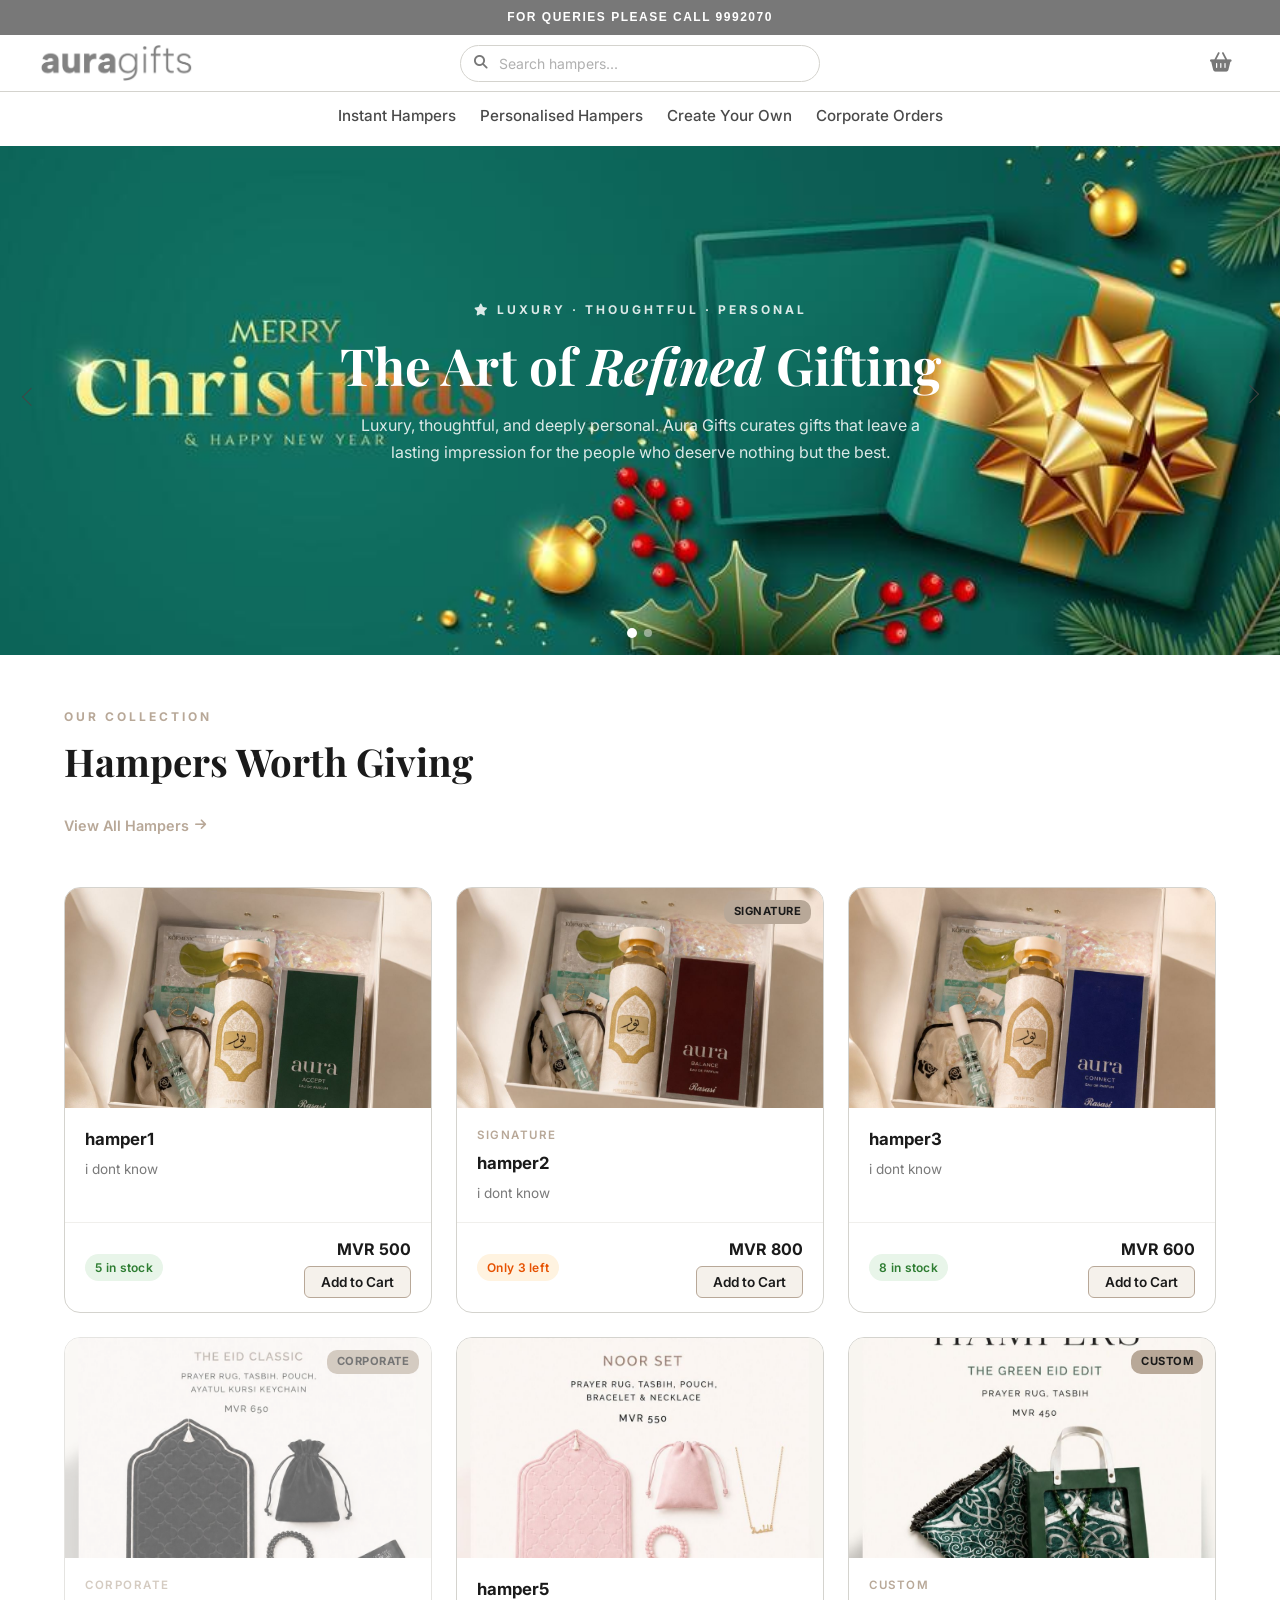
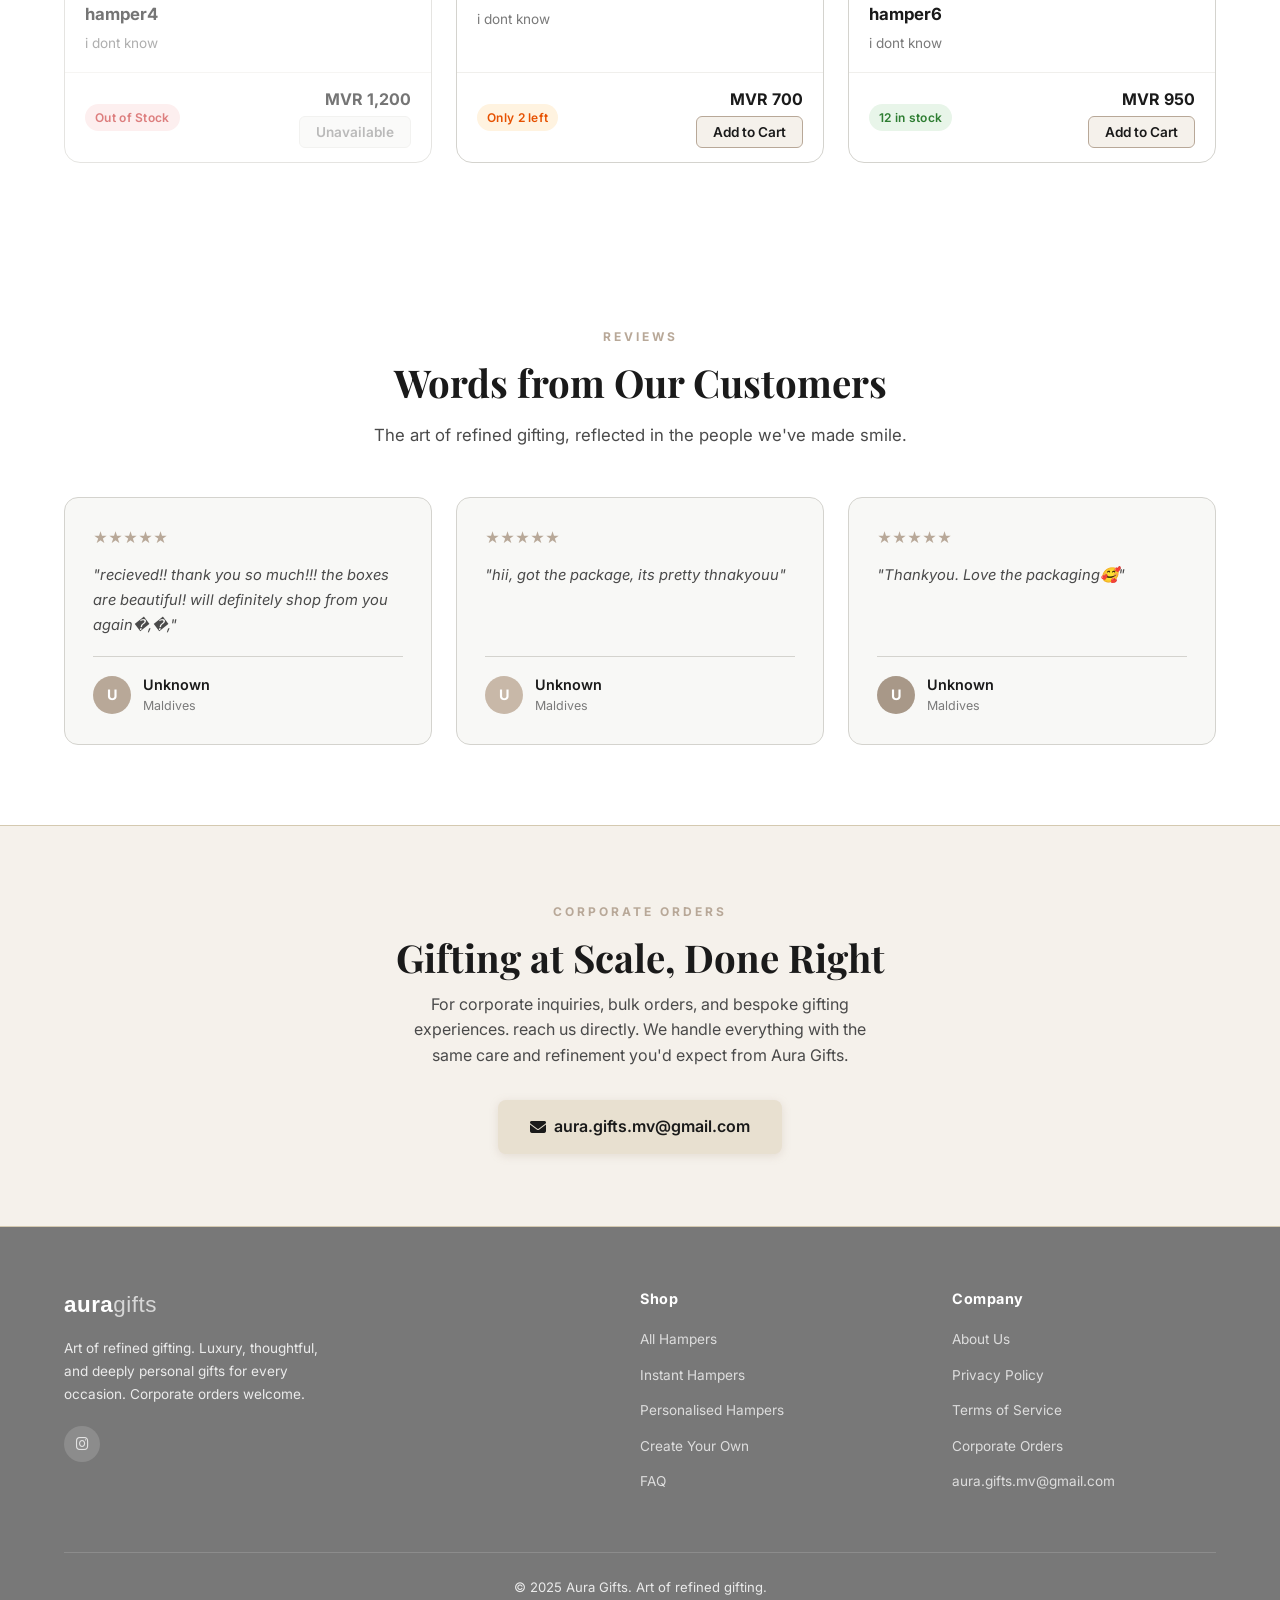
<file: index.html>
<!DOCTYPE html>
<html lang="en">
<head>
    <meta charset="UTF-8">
    <meta name="viewport" content="width=device-width, initial-scale=1.0">
    <title>Aura Gifts - Art of Refined Gifting</title>
    <meta name="description" content="Luxury, thoughtful, and personal gifts curated for every occasion. For corporate order inquiries contact aura.gifts.mv@gmail.com">
    <link rel="icon" href="img/logos/auragiftslogo.jpeg" type="image/jpeg">
    <link rel="apple-touch-icon" href="img/logos/auragiftslogo.jpeg">
    <link rel="preconnect" href="https://fonts.googleapis.com">
    <link rel="preconnect" href="https://fonts.gstatic.com" crossorigin>
    <link href="https://fonts.googleapis.com/css2?family=Inter:wght@300;400;500;600;700;800&family=Playfair+Display:wght@400;600;700&display=swap" rel="stylesheet">
    <link rel="stylesheet" href="https://cdnjs.cloudflare.com/ajax/libs/font-awesome/6.4.0/css/all.min.css">
    <link rel="stylesheet" href="css/style.css?v=4">
</head>
<body>

    <header id="header">
        <div class="top-bar">FOR QUERIES PLEASE CALL 9992070</div>
        <div class="header-search-bar">
            <a href="#" class="logo">
                <img src="img/logos/auragiftswidelogo.jpeg" alt="Aura Gifts" class="logo-wide">
            </a>
            <div class="header-search-wrap">
                <i class="fas fa-search header-search-icon"></i>
                <input type="text" id="hamper-search" placeholder="Search hampers..." autocomplete="off">
            </div>
            <div class="header-right">
                <button class="cart-btn" onclick="toggleCart()">
                    <i class="fas fa-shopping-basket"></i>
                    <span class="cart-count" id="cart-count">0</span>
                </button>
                <button class="hamburger" id="hamburger" onclick="toggleMobileMenu()" aria-label="Menu">
                    <span></span><span></span><span></span>
                </button>
            </div>
        </div>
        <div class="container">
            <nav class="navbar" id="desktop-nav">
                <div class="nav-links">
                    <a href="pages/hampers.html">Instant Hampers</a>
                    <a href="pages/personalised-hampers.html">Personalised Hampers</a>
                    <a href="pages/create-your-own.html">Create Your Own</a>
                    <a href="pages/corporate-orders.html">Corporate Orders</a>
                </div>
            </nav>
        </div>
    </header>

    <!-- Mobile Menu -->
    <div class="mobile-menu" id="mobile-menu">
        <nav>
            <a href="pages/hampers.html" onclick="closeMobileMenu()">Instant Hampers</a>
            <a href="pages/personalised-hampers.html" onclick="closeMobileMenu()">Personalised Hampers</a>
            <a href="pages/create-your-own.html" onclick="closeMobileMenu()">Create Your Own</a>
            <a href="pages/corporate-orders.html" onclick="closeMobileMenu()">Corporate Orders</a>
            <a href="pages/faq.html" onclick="closeMobileMenu()">FAQ</a>
            <a href="mailto:aura.gifts.mv@gmail.com">Contact Us</a>
        </nav>
    </div>
    <div class="mobile-menu-overlay" id="mobile-menu-overlay" onclick="closeMobileMenu()"></div>

    <!-- Cart Drawer -->
    <div class="cart-overlay" id="cart-overlay" onclick="toggleCart()"></div>
    <div class="cart-drawer" id="cart-drawer">
        <div class="cart-header">
            <h3>Your Cart</h3>
            <button class="cart-close" onclick="toggleCart()"><i class="fas fa-times"></i></button>
        </div>
        <div class="cart-items" id="cart-items"></div>
        <div class="cart-footer" id="cart-footer"></div>
    </div>

    <!-- Banner Carousel -->
    <div class="banner-carousel" id="banner-carousel">
        <div class="banner-slides" id="banner-slides">
            <div class="banner-slide">
                <img src="img/banners/banner1.jpg" alt="Banner 1" class="banner-slide-img">
                <div class="full-banner-content">
                    <div class="full-banner-eyebrow"><i class="fas fa-star"></i> Luxury · Thoughtful · Personal</div>
                    <h2 class="full-banner-title">The Art of <em>Refined</em> Gifting</h2>
                    <p class="full-banner-sub">Luxury, thoughtful, and deeply personal. Aura Gifts curates gifts that leave a lasting impression for the people who deserve nothing but the best.</p>
                </div>
            </div>
            <div class="banner-slide">
                <img src="img/banners/banner2.avif" alt="Banner 2" class="banner-slide-img">
                <div class="full-banner-content">
                    <div class="full-banner-eyebrow"><i class="fas fa-gift"></i> Curated With Care</div>
                    <h2 class="full-banner-title">Every Gift <em>Tells</em> a Story</h2>
                    <p class="full-banner-sub">From birthdays to corporate events, our hampers are crafted to make every moment unforgettable.</p>
                </div>
            </div>
        </div>

        <!-- Arrows -->
        <button class="banner-arrow banner-arrow-left" onclick="bannerPrev()" aria-label="Previous"></button>
        <button class="banner-arrow banner-arrow-right" onclick="bannerNext()" aria-label="Next"></button>

        <!-- Dots -->
        <div class="banner-dots" id="banner-dots"></div>
    </div>

    <!-- Hampers Section -->
    <section id="products" class="products" style="padding-top:48px;">
        <div class="container">
            <div class="section-header">
                <span class="section-label">Our Collection</span>
                <h2>Hampers Worth Giving</h2>
                <a href="pages/hampers.html" style="display:inline-flex;align-items:center;gap:6px;margin-top:14px;font-size:0.9rem;font-weight:600;color:var(--gold-dark);text-decoration:none;">
                    View All Hampers <i class="fas fa-arrow-right" style="font-size:0.8rem;"></i>
                </a>
            </div>
            <div class="products-grid" id="products-grid"></div>
        </div>
    </section>

    <!-- Testimonials -->
    <section id="testimonials" class="testimonials">
        <div class="container">
            <div class="section-header centered">
                <span class="section-label">Reviews</span>
                <h2>Words from Our Customers</h2>
                <p class="section-intro">The art of refined gifting, reflected in the people we've made smile.</p>
            </div>
            <div class="testimonials-grid" id="reviews-grid"></div>
        </div>
    </section>

    <!-- Corporate CTA -->
    <section class="cta-section">
        <div class="container">
            <span class="section-label">Corporate Orders</span>
            <h2>Gifting at Scale, Done Right</h2>
            <p>For corporate inquiries, bulk orders, and bespoke gifting experiences. reach us directly. We handle everything with the same care and refinement you'd expect from Aura Gifts.</p>
            <a href="mailto:aura.gifts.mv@gmail.com" class="btn btn-gold btn-lg" style="display:inline-flex;">
                <i class="fas fa-envelope"></i> aura.gifts.mv@gmail.com
            </a>
        </div>
    </section>

    <!-- Footer -->
    <footer id="contact">
        <div class="container">
            <div class="footer-grid">
                <div class="footer-brand">
                    <a href="#" class="logo">
                        <span style="font-family:'Avenir Next','Avenir','Nunito',sans-serif;letter-spacing:0.5px;">
                            <span style="font-weight:800;color:white;">aura</span><span style="font-weight:400;color:rgba(255,255,255,0.7);">gifts</span>
                        </span>
                    </a>
                    <p style="margin-top:14px;">Art of refined gifting. Luxury, thoughtful, and deeply personal gifts for every occasion. Corporate orders welcome.</p>
                    <div class="footer-socials">
                        <a href="https://www.instagram.com/auragifts.mv/" target="_blank" class="social-btn" title="Instagram"><i class="fab fa-instagram"></i></a>
                    </div>
                </div>
                <div class="footer-col">
                    <h4>Shop</h4>
                    <ul class="footer-links">
                        <li><a href="pages/hampers.html">All Hampers</a></li>
                        <li><a href="pages/hampers.html">Instant Hampers</a></li>
                        <li><a href="pages/personalised-hampers.html">Personalised Hampers</a></li>
                        <li><a href="pages/create-your-own.html">Create Your Own</a></li>
                        <li><a href="pages/faq.html">FAQ</a></li>
                    </ul>
                </div>
                <div class="footer-col">
                    <h4>Company</h4>
                    <ul class="footer-links">
                        <li><a href="pages/about.html">About Us</a></li>
                        <li><a href="pages/privacy.html">Privacy Policy</a></li>
                        <li><a href="pages/terms.html">Terms of Service</a></li>
                        <li><a href="pages/corporate-orders.html">Corporate Orders</a></li>
                        <li><a href="mailto:aura.gifts.mv@gmail.com">aura.gifts.mv@gmail.com</a></li>
                    </ul>
                </div>
            </div>
            <div class="footer-bottom" style="justify-content:center;">
                <p>&copy; 2025 Aura Gifts. Art of refined gifting.</p>
            </div>
        </div>
    </footer>

    <!-- Hamper Enquiry Modal -->
    <div class="modal-overlay" id="modal-overlay" onclick="closeModalOnBg(event)">
        <div class="modal" id="modal">
            <button class="modal-close" onclick="closeModal()"><i class="fas fa-times"></i></button>
            <div class="modal-header-block">
                <div class="modal-icon"><i class="fas fa-gift"></i></div>
            </div>
            <h3 id="modal-title">Hamper</h3>
            <p class="modal-price" id="modal-tag"></p>
            <div class="delivery-form">
                <label>Your Name</label>
                <input type="text" placeholder="Your name" id="modal-sender">
                <label>Your Email</label>
                <input type="email" placeholder="your@email.com" id="modal-recipient">
                <label>Message / Special Requests (optional)</label>
                <textarea placeholder="Tell us about the occasion, quantity, or any special requirements..." id="modal-message"></textarea>
            </div>
            <div class="modal-footer">
                <button class="btn btn-gold btn-lg" style="width:100%;justify-content:center;" onclick="handleEnquiry()">
                    <i class="fas fa-paper-plane"></i> Send Enquiry
                </button>
                <p style="text-align:center;margin-top:10px;font-size:0.78rem;color:var(--text-light);">
                    We'll get back to you at <strong>aura.gifts.mv@gmail.com</strong>
                </p>
            </div>
        </div>
    </div>

    <script>
        // Banner Carousel
        (function() {
            const track = document.getElementById('banner-slides');
            const dotsContainer = document.getElementById('banner-dots');
            if (!track) return;

            const originalSlides = Array.from(track.children);
            const total = originalSlides.length;
            if (!total) return;

            // Clone first and last for infinite loop
            const firstClone = originalSlides[0].cloneNode(true);
            const lastClone = originalSlides[total - 1].cloneNode(true);
            track.appendChild(firstClone);
            track.insertBefore(lastClone, originalSlides[0]);

            // Start at index 1 (first real slide)
            let current = 1;
            let timer;
            let isTransitioning = false;

            track.style.transform = `translateX(-${current * 100}%)`;

            // Build dots
            for (let i = 0; i < total; i++) {
                const dot = document.createElement('button');
                dot.className = 'banner-dot' + (i === 0 ? ' active' : '');
                dot.setAttribute('aria-label', 'Slide ' + (i + 1));
                dot.addEventListener('click', () => { if (!isTransitioning) goTo(i + 1); });
                dotsContainer.appendChild(dot);
            }

            function updateDots() {
                const realIndex = current - 1;
                dotsContainer.querySelectorAll('.banner-dot').forEach((d, i) => {
                    d.classList.toggle('active', i === realIndex);
                });
            }

            function goTo(index) {
                if (isTransitioning) return;
                isTransitioning = true;
                current = index;
                track.classList.remove('no-transition');
                track.style.transform = `translateX(-${current * 100}%)`;
                updateDots();
                resetTimer();
            }

            track.addEventListener('transitionend', () => {
                isTransitioning = false;
                // Jump without animation for infinite loop
                if (current === 0) {
                    track.classList.add('no-transition');
                    current = total;
                    track.style.transform = `translateX(-${current * 100}%)`;
                    void track.offsetWidth;
                    track.classList.remove('no-transition');
                } else if (current === total + 1) {
                    track.classList.add('no-transition');
                    current = 1;
                    track.style.transform = `translateX(-${current * 100}%)`;
                    void track.offsetWidth;
                    track.classList.remove('no-transition');
                }
            });

            function resetTimer() {
                clearInterval(timer);
                timer = setInterval(() => goTo(current + 1), 5000);
            }

            window.bannerNext = () => goTo(current + 1);
            window.bannerPrev = () => goTo(current - 1);

            resetTimer();
            updateDots();

            const carousel = document.getElementById('banner-carousel');
            carousel.addEventListener('mouseenter', () => clearInterval(timer));
            carousel.addEventListener('mouseleave', resetTimer);

            let touchStartX = 0;
            carousel.addEventListener('touchstart', e => { touchStartX = e.touches[0].clientX; }, { passive: true });
            carousel.addEventListener('touchend', e => {
                const diff = touchStartX - e.changedTouches[0].clientX;
                if (Math.abs(diff) > 40) diff > 0 ? bannerNext() : bannerPrev();
            });
        })();
    </script>

    <script src="js/main.js?v=4"></script>
    <script src="js/cart.js"></script>
    <script>
        function toggleMobileMenu() {
            document.getElementById('mobile-menu').classList.toggle('open');
            document.getElementById('mobile-menu-overlay').classList.toggle('open');
            document.getElementById('hamburger').classList.toggle('open');
            document.body.style.overflow = document.getElementById('mobile-menu').classList.contains('open') ? 'hidden' : '';
        }
        function closeMobileMenu() {
            document.getElementById('mobile-menu').classList.remove('open');
            document.getElementById('mobile-menu-overlay').classList.remove('open');
            document.getElementById('hamburger').classList.remove('open');
            document.body.style.overflow = '';
        }
    </script>
</body>
</html>
</file>
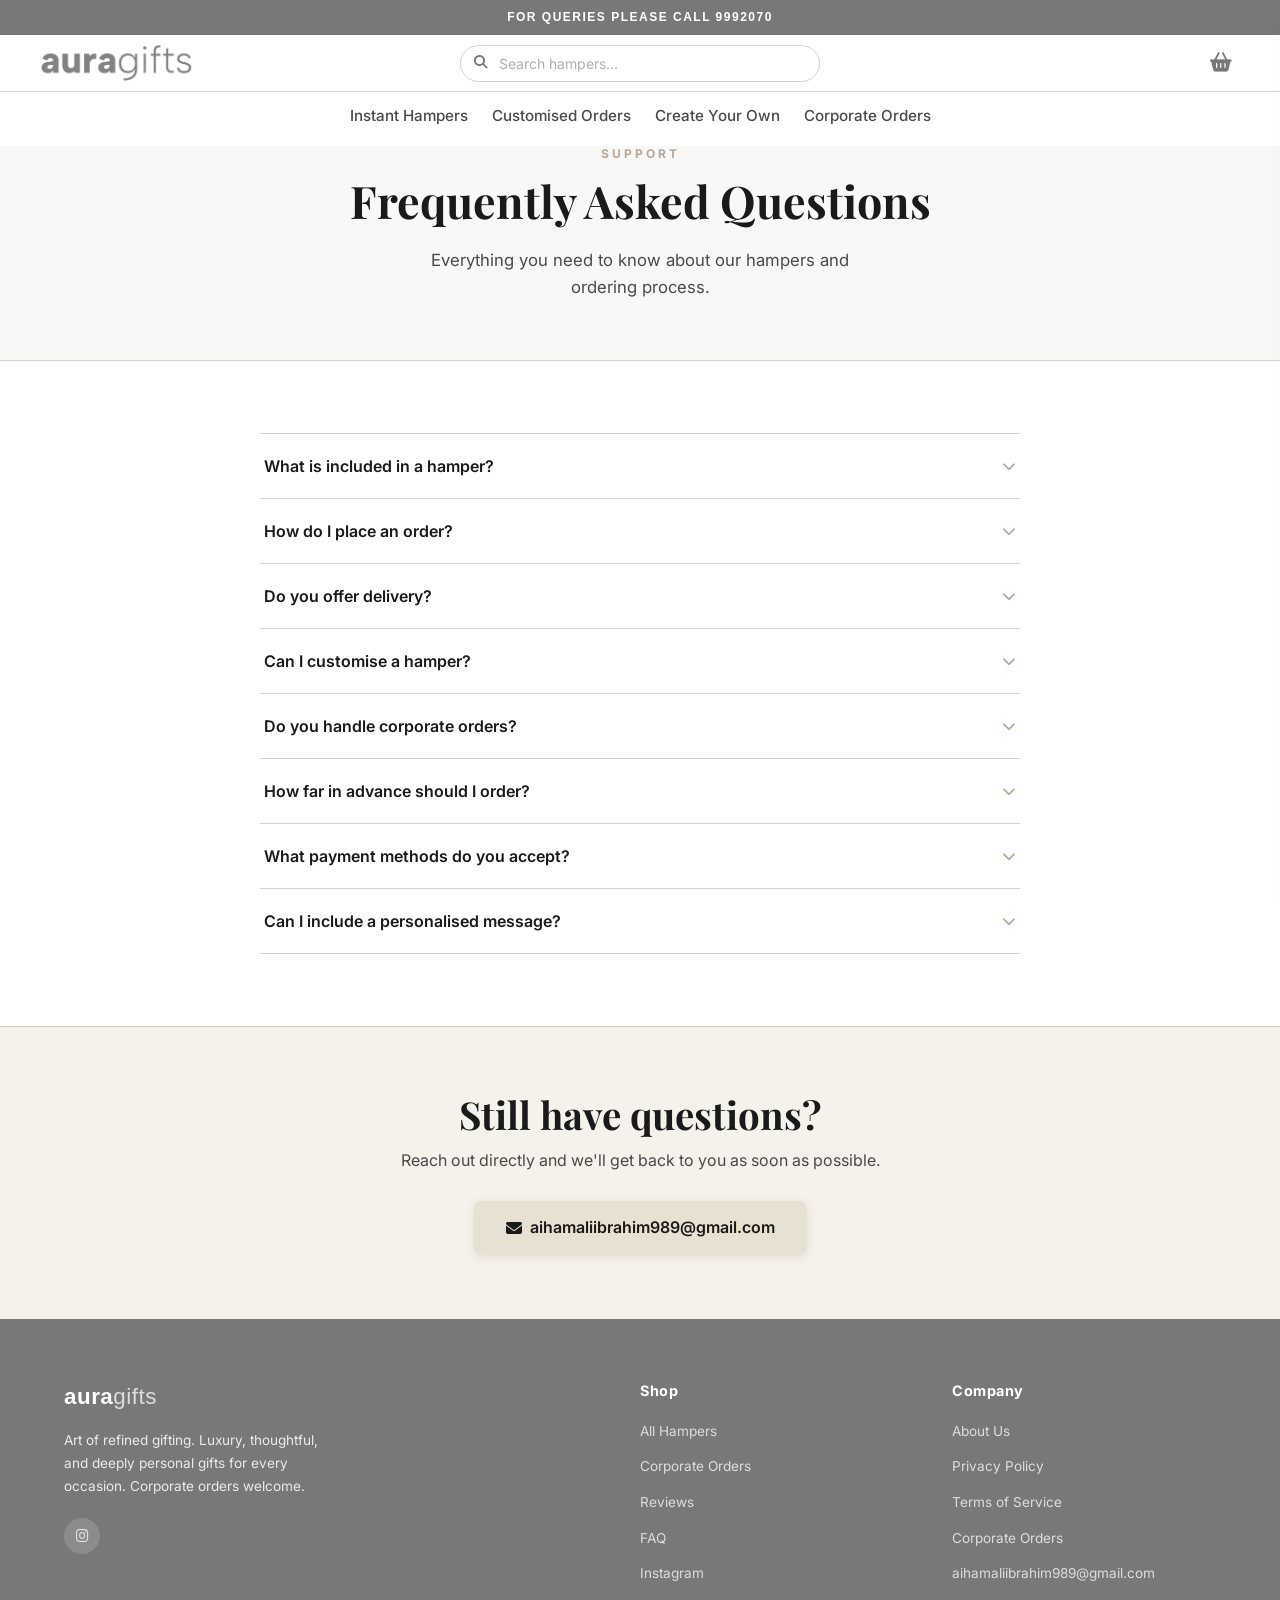
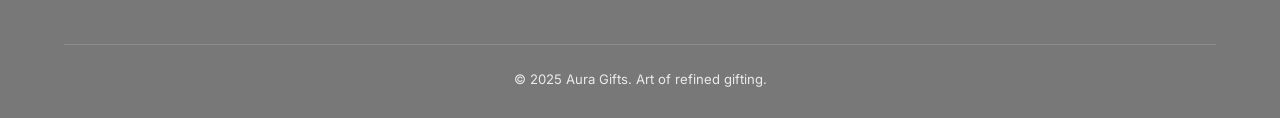
<file: faq.html>
<!DOCTYPE html>
<html lang="en">
<head>
    <meta charset="UTF-8">
    <meta name="viewport" content="width=device-width, initial-scale=1.0">
    <title>FAQ - Aura Gifts</title>
    <meta name="description" content="Frequently asked questions about Aura Gifts hampers and ordering.">
    <link rel="icon" href="auragiftslogo.jpeg" type="image/jpeg">
    <link rel="apple-touch-icon" href="auragiftslogo.jpeg">
    <link rel="preconnect" href="https://fonts.googleapis.com">
    <link rel="preconnect" href="https://fonts.gstatic.com" crossorigin>
    <link href="https://fonts.googleapis.com/css2?family=Inter:wght@300;400;500;600;700;800&family=Playfair+Display:wght@400;600;700&display=swap" rel="stylesheet">
    <link rel="stylesheet" href="https://cdnjs.cloudflare.com/ajax/libs/font-awesome/6.4.0/css/all.min.css">
    <link rel="stylesheet" href="style.css?v=2">
    <style>
        .faq-hero {
            padding: 140px 0 60px;
            background: var(--off-white);
            border-bottom: 1px solid var(--border-gray);
            text-align: center;
        }
        .faq-hero p {
            color: var(--text-mid);
            font-size: 1.05rem;
            max-width: 480px;
            margin: 12px auto 0;
        }

        .faq-section { padding: 72px 0; background: var(--white); }

        .faq-list { max-width: 760px; margin: 0 auto; }

        .faq-item {
            border-bottom: 1px solid var(--border-gray);
        }
        .faq-item:first-child { border-top: 1px solid var(--border-gray); }

        .faq-question {
            width: 100%; background: none; border: none;
            display: flex; justify-content: space-between; align-items: center;
            padding: 22px 4px; cursor: pointer;
            font-family: 'Inter', sans-serif; font-size: 1rem;
            font-weight: 600; color: var(--text-dark);
            text-align: left; gap: 16px;
            transition: color 0.2s;
        }
        .faq-question:hover { color: var(--gold-dark); }
        .faq-question i {
            color: var(--gold-dark); font-size: 0.85rem;
            flex-shrink: 0; transition: transform 0.3s ease;
        }
        .faq-item.open .faq-question i { transform: rotate(180deg); }

        .faq-answer {
            max-height: 0; overflow: hidden;
            transition: max-height 0.35s ease, padding 0.35s ease;
            padding: 0 4px;
        }
        .faq-item.open .faq-answer {
            max-height: 400px;
            padding-bottom: 20px;
        }
        .faq-answer p {
            color: var(--text-mid);
            font-size: 0.95rem;
            line-height: 1.75;
        }

        .faq-cta {
            background: var(--gold-pale);
            border-top: 1px solid var(--loading-dark);
            text-align: center;
            padding: 64px 0;
        }
        .faq-cta h2 { margin-bottom: 10px; }
        .faq-cta p { color: var(--text-mid); margin-bottom: 28px; }
    </style>
</head>
<body>

    <!-- Header -->
    <header id="header">
        <div class="top-bar">FOR QUERIES PLEASE CALL 9992070</div>
        <div class="header-search-bar">
            <a href="index.html" class="logo">
                <img src="auragiftswidelogo.jpeg" alt="Aura Gifts" class="logo-wide">
            </a>
            <div class="header-search-wrap">
                <i class="fas fa-search header-search-icon"></i>
                <input type="text" placeholder="Search hampers..." autocomplete="off">
            </div>
            <button class="cart-btn" onclick="toggleCart()">
                <i class="fas fa-shopping-basket"></i>
                <span class="cart-count"></span>
            </button>
        </div>
        <div class="container">
            <nav class="navbar">
                <div class="nav-links">
                    <a href="index.html#products">Instant Hampers</a>
                    <a href="mailto:aihamaliibrahim989@gmail.com">Customised Orders</a>
                    <a href="mailto:aihamaliibrahim989@gmail.com">Create Your Own</a>
                    <a href="mailto:aihamaliibrahim989@gmail.com">Corporate Orders</a>
                </div>
            </nav>
        </div>
    </header>

    <!-- FAQ Hero -->
    <div class="faq-hero">
        <div class="container">
            <span class="section-label">Support</span>
            <h1 style="font-size:2.8rem;">Frequently Asked Questions</h1>
            <p>Everything you need to know about our hampers and ordering process.</p>
        </div>
    </div>

    <!-- FAQ List -->
    <section class="faq-section">
        <div class="container">
            <div class="faq-list" id="faq-list">
                <!-- Populated by JS -->
            </div>
        </div>
    </section>

    <!-- CTA -->
    <section class="faq-cta">
        <div class="container">
            <h2>Still have questions?</h2>
            <p>Reach out directly and we'll get back to you as soon as possible.</p>
            <a href="mailto:aihamaliibrahim989@gmail.com" class="btn btn-gold btn-lg">
                <i class="fas fa-envelope"></i> aihamaliibrahim989@gmail.com
            </a>
        </div>
    </section>

    <!-- Footer -->
    <footer id="contact">
        <div class="container">
            <div class="footer-grid">
                <div class="footer-brand">
                    <a href="index.html" class="logo">
                        <span style="font-family:'Avenir Next','Avenir','Nunito',sans-serif;letter-spacing:0.5px;">
                            <span style="font-weight:800;color:white;">aura</span><span style="font-weight:400;color:rgba(255,255,255,0.75);">gifts</span>
                        </span>
                    </a>
                    <p style="margin-top:14px;">Art of refined gifting. Luxury, thoughtful, and deeply personal gifts for every occasion. Corporate orders welcome.</p>
                    <div class="footer-socials">
                        <a href="https://www.instagram.com/auragifts.mv/" target="_blank" class="social-btn" title="Instagram"><i class="fab fa-instagram"></i></a>
                    </div>
                </div>
                <div class="footer-col">
                    <h4>Shop</h4>
                    <ul class="footer-links">
                        <li><a href="index.html#products">All Hampers</a></li>
                        <li><a href="mailto:aihamaliibrahim989@gmail.com">Corporate Orders</a></li>
                        <li><a href="index.html#testimonials">Reviews</a></li>
                        <li><a href="faq.html">FAQ</a></li>
                        <li><a href="https://www.instagram.com/auragifts.mv/" target="_blank">Instagram</a></li>
                    </ul>
                </div>
                <div class="footer-col">
                    <h4>Company</h4>
                    <ul class="footer-links">
                        <li><a href="#">About Us</a></li>
                        <li><a href="privacy.html">Privacy Policy</a></li>
                        <li><a href="terms.html">Terms of Service</a></li>
                        <li><a href="mailto:aihamaliibrahim989@gmail.com">Corporate Orders</a></li>
                        <li><a href="mailto:aihamaliibrahim989@gmail.com">aihamaliibrahim989@gmail.com</a></li>
                    </ul>
                </div>
            </div>
            <div class="footer-bottom" style="justify-content:center;">
                <p>&copy; 2025 Aura Gifts. Art of refined gifting.</p>
            </div>
        </div>
    </footer>

    <script>
        // ─── FAQ data ─────────────────────────────────────────────────
        // To add a question: copy one object and fill in q and a.
        const faqs = [
            {
                q: 'What is included in a hamper?',
                a: 'Each hamper is carefully curated with a selection of premium items. The exact contents vary by hamper, so check the individual hamper description for details, or feel free to enquire with us directly.',
            },
            {
                q: 'How do I place an order?',
                a: 'Browse our collection, click "Enquire" on the hamper you love, fill in your details, and send us a message. We will get back to you to confirm your order.',
            },
            {
                q: 'Do you offer delivery?',
                a: 'Yes, we offer free delivery across the Maldives. Contact us at aihamaliibrahim989@gmail.com for specific delivery timelines based on your location.',
            },
            {
                q: 'Can I customise a hamper?',
                a: 'Absolutely. We offer fully bespoke hampers tailored to your occasion, preferences, and budget. Reach out to us via email to discuss your requirements.',
            },
            {
                q: 'Do you handle corporate orders?',
                a: 'Yes, we specialise in corporate gifting. Whether it\'s client appreciation, staff gifts, or event hampers, we can accommodate bulk orders with custom branding. Email us at aihamaliibrahim989@gmail.com.',
            },
            {
                q: 'How far in advance should I order?',
                a: 'We recommend placing your order at least 3–5 days in advance to ensure availability and timely delivery. For large corporate orders, please allow more time.',
            },
            {
                q: 'What payment methods do you accept?',
                a: 'We accept bank transfers and other local payment methods. Payment details will be shared once your order is confirmed.',
            },
            {
                q: 'Can I include a personalised message?',
                a: 'Yes! When you enquire, simply include your message in the form and we will ensure it is beautifully presented with your hamper.',
            },
        ];

        function renderFaqs() {
            const list = document.getElementById('faq-list');
            list.innerHTML = faqs.map((f, i) => `
                <div class="faq-item" id="faq-${i}">
                    <button class="faq-question" onclick="toggleFaq(${i})">
                        <span>${f.q}</span>
                        <i class="fas fa-chevron-down"></i>
                    </button>
                    <div class="faq-answer">
                        <p>${f.a}</p>
                    </div>
                </div>
            `).join('');
        }

        function toggleFaq(index) {
            const item = document.getElementById('faq-' + index);
            const isOpen = item.classList.contains('open');
            // Close all
            document.querySelectorAll('.faq-item').forEach(el => el.classList.remove('open'));
            // Open clicked if it wasn't already open
            if (!isOpen) item.classList.add('open');
        }

        renderFaqs();

        // Header scroll
        window.addEventListener('scroll', () => {
            document.getElementById('header').classList.toggle('scrolled', window.scrollY > 60);
        });
    </script>
    <script src="cart.js"></script>
</body>
</html>
</file>
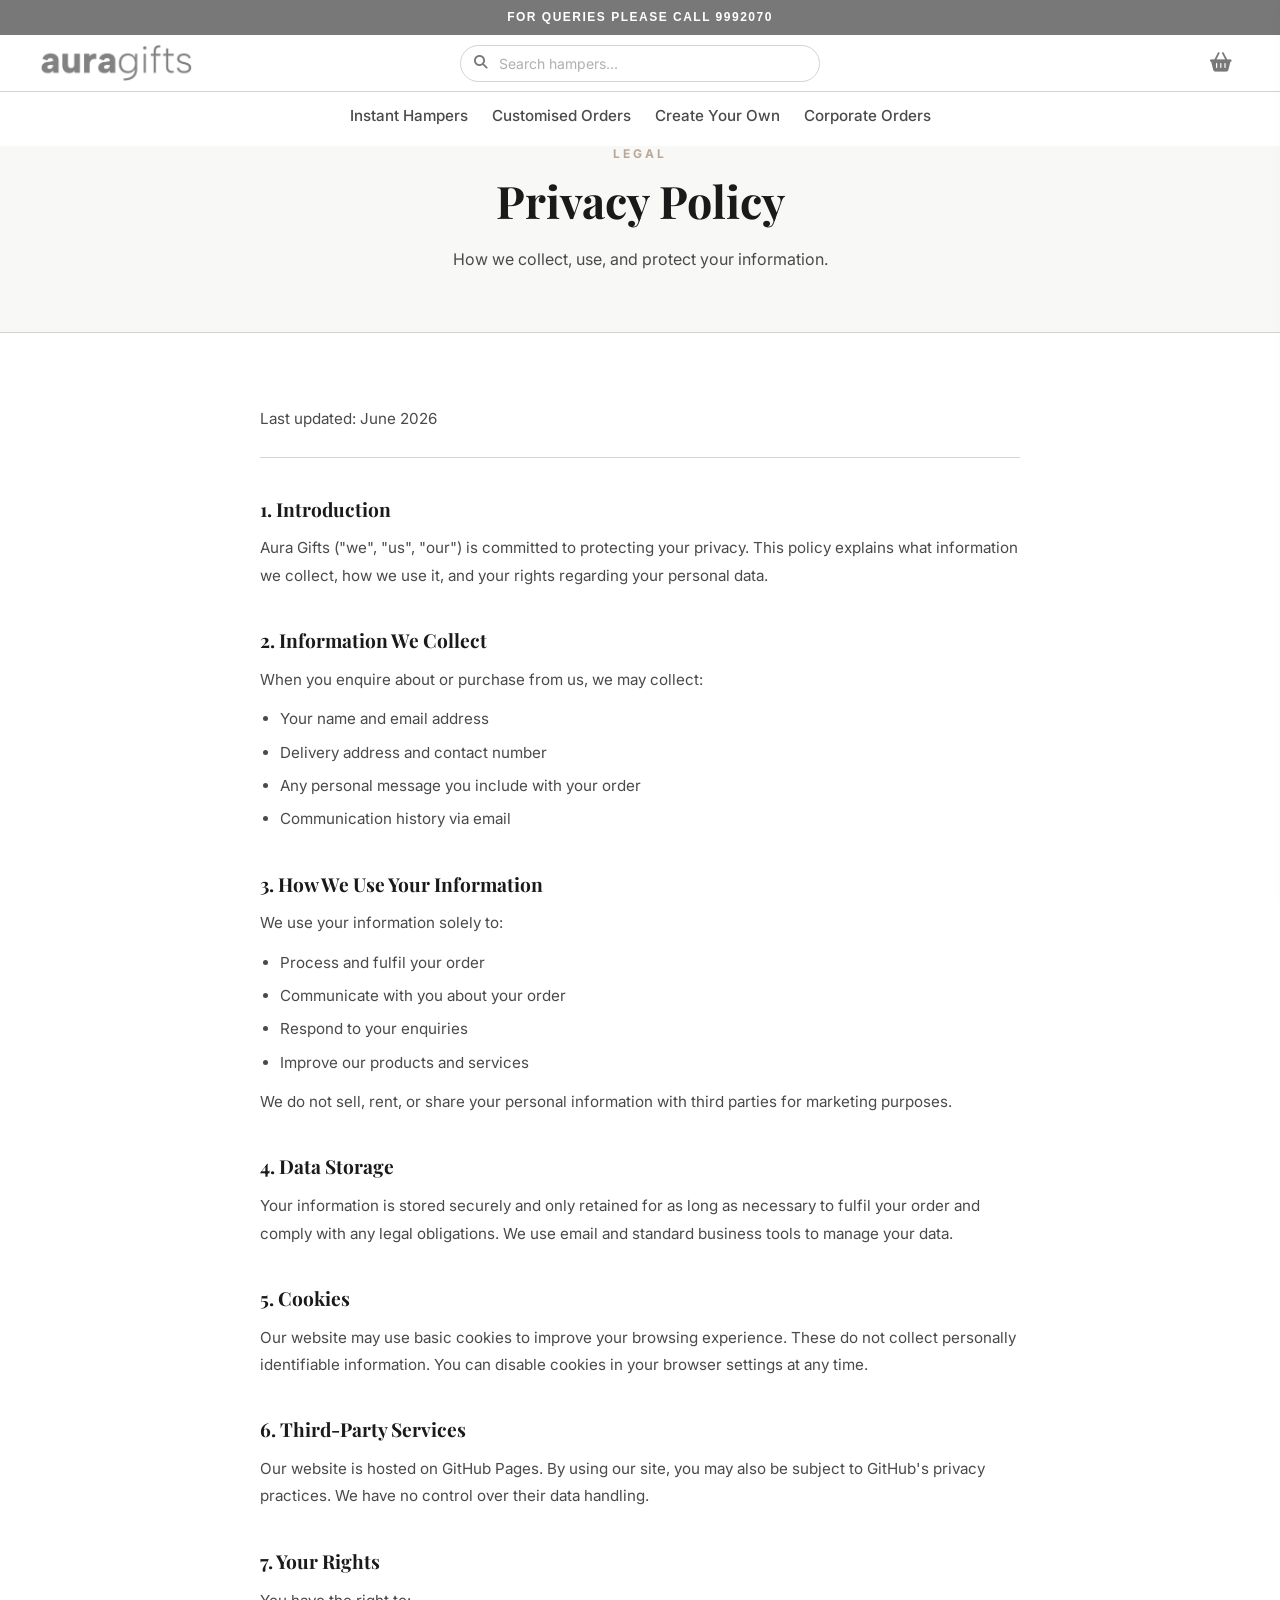
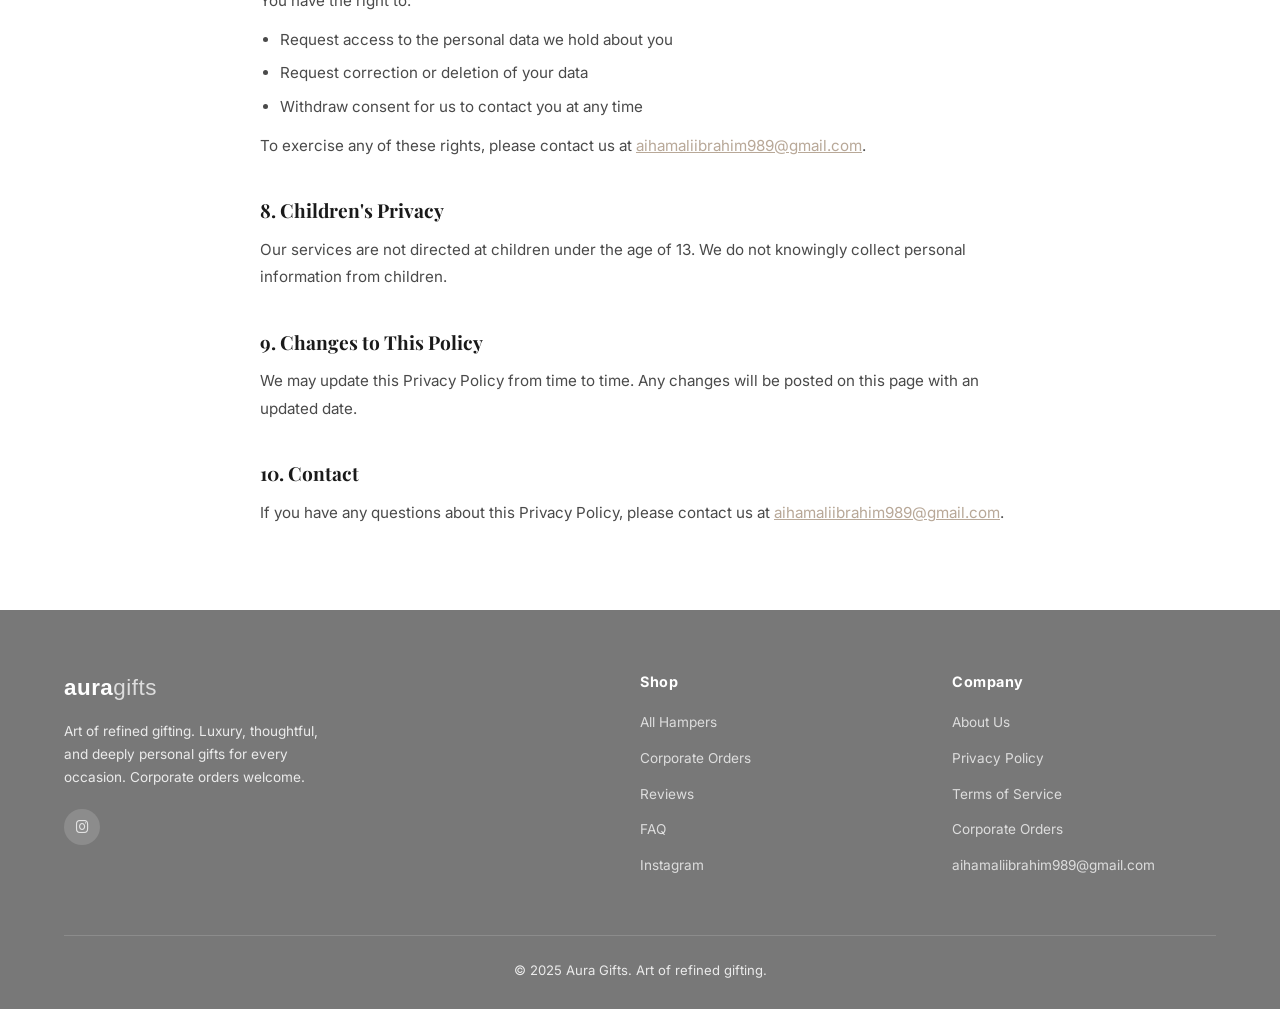
<file: privacy.html>
<!DOCTYPE html>
<html lang="en">
<head>
    <meta charset="UTF-8">
    <meta name="viewport" content="width=device-width, initial-scale=1.0">
    <title>Privacy Policy - Aura Gifts</title>
    <meta name="description" content="Privacy Policy for Aura Gifts.">
    <link rel="icon" href="auragiftslogo.jpeg" type="image/jpeg">
    <link rel="apple-touch-icon" href="auragiftslogo.jpeg">
    <link rel="preconnect" href="https://fonts.googleapis.com">
    <link rel="preconnect" href="https://fonts.gstatic.com" crossorigin>
    <link href="https://fonts.googleapis.com/css2?family=Inter:wght@300;400;500;600;700;800&family=Playfair+Display:wght@400;600;700&display=swap" rel="stylesheet">
    <link rel="stylesheet" href="https://cdnjs.cloudflare.com/ajax/libs/font-awesome/6.4.0/css/all.min.css">
    <link rel="stylesheet" href="style.css?v=2">
    <style>
        .page-hero {
            padding: 140px 0 60px;
            background: var(--off-white);
            border-bottom: 1px solid var(--border-gray);
            text-align: center;
        }
        .page-hero p { color: var(--text-mid); font-size: 1rem; margin-top: 10px; }
        .legal-section { padding: 72px 0; background: var(--white); }
        .legal-content { max-width: 760px; margin: 0 auto; }
        .legal-content h3 {
            font-family: 'Playfair Display', serif;
            font-size: 1.2rem; color: var(--text-dark);
            margin: 36px 0 10px;
        }
        .legal-content h3:first-child { margin-top: 0; }
        .legal-content p {
            color: var(--text-mid); font-size: 0.95rem;
            line-height: 1.8; margin-bottom: 12px;
        }
        .legal-content ul {
            padding-left: 20px; margin-bottom: 12px;
        }
        .legal-content ul li {
            color: var(--text-mid); font-size: 0.95rem;
            line-height: 1.8; margin-bottom: 6px;
        }
        .legal-updated {
            font-size: 0.82rem; color: var(--text-light);
            margin-bottom: 40px; padding-bottom: 24px;
            border-bottom: 1px solid var(--border-gray);
        }
    </style>
</head>
<body>

    <!-- Header -->
    <header id="header">
        <div class="top-bar">FOR QUERIES PLEASE CALL 9992070</div>
        <div class="header-search-bar">
            <a href="index.html" class="logo">
                <img src="auragiftswidelogo.jpeg" alt="Aura Gifts" class="logo-wide">
            </a>
            <div class="header-search-wrap">
                <i class="fas fa-search header-search-icon"></i>
                <input type="text" placeholder="Search hampers..." autocomplete="off">
            </div>
            <button class="cart-btn" onclick="toggleCart()">
                <i class="fas fa-shopping-basket"></i>
                <span class="cart-count"></span>
            </button>
        </div>
        <div class="container">
            <nav class="navbar">
                <div class="nav-links">
                    <a href="index.html#products">Instant Hampers</a>
                    <a href="mailto:aihamaliibrahim989@gmail.com">Customised Orders</a>
                    <a href="mailto:aihamaliibrahim989@gmail.com">Create Your Own</a>
                    <a href="mailto:aihamaliibrahim989@gmail.com">Corporate Orders</a>
                </div>
            </nav>
        </div>
    </header>

    <!-- Hero -->
    <div class="page-hero">
        <div class="container">
            <span class="section-label">Legal</span>
            <h1 style="font-size:2.8rem;">Privacy Policy</h1>
            <p>How we collect, use, and protect your information.</p>
        </div>
    </div>

    <!-- Content -->
    <section class="legal-section">
        <div class="container">
            <div class="legal-content">
                <p class="legal-updated">Last updated: June 2026</p>

                <h3>1. Introduction</h3>
                <p>Aura Gifts ("we", "us", "our") is committed to protecting your privacy. This policy explains what information we collect, how we use it, and your rights regarding your personal data.</p>

                <h3>2. Information We Collect</h3>
                <p>When you enquire about or purchase from us, we may collect:</p>
                <ul>
                    <li>Your name and email address</li>
                    <li>Delivery address and contact number</li>
                    <li>Any personal message you include with your order</li>
                    <li>Communication history via email</li>
                </ul>

                <h3>3. How We Use Your Information</h3>
                <p>We use your information solely to:</p>
                <ul>
                    <li>Process and fulfil your order</li>
                    <li>Communicate with you about your order</li>
                    <li>Respond to your enquiries</li>
                    <li>Improve our products and services</li>
                </ul>
                <p>We do not sell, rent, or share your personal information with third parties for marketing purposes.</p>

                <h3>4. Data Storage</h3>
                <p>Your information is stored securely and only retained for as long as necessary to fulfil your order and comply with any legal obligations. We use email and standard business tools to manage your data.</p>

                <h3>5. Cookies</h3>
                <p>Our website may use basic cookies to improve your browsing experience. These do not collect personally identifiable information. You can disable cookies in your browser settings at any time.</p>

                <h3>6. Third-Party Services</h3>
                <p>Our website is hosted on GitHub Pages. By using our site, you may also be subject to GitHub's privacy practices. We have no control over their data handling.</p>

                <h3>7. Your Rights</h3>
                <p>You have the right to:</p>
                <ul>
                    <li>Request access to the personal data we hold about you</li>
                    <li>Request correction or deletion of your data</li>
                    <li>Withdraw consent for us to contact you at any time</li>
                </ul>
                <p>To exercise any of these rights, please contact us at <a href="mailto:aihamaliibrahim989@gmail.com" style="color:var(--gold-dark);">aihamaliibrahim989@gmail.com</a>.</p>

                <h3>8. Children's Privacy</h3>
                <p>Our services are not directed at children under the age of 13. We do not knowingly collect personal information from children.</p>

                <h3>9. Changes to This Policy</h3>
                <p>We may update this Privacy Policy from time to time. Any changes will be posted on this page with an updated date.</p>

                <h3>10. Contact</h3>
                <p>If you have any questions about this Privacy Policy, please contact us at <a href="mailto:aihamaliibrahim989@gmail.com" style="color:var(--gold-dark);">aihamaliibrahim989@gmail.com</a>.</p>
            </div>
        </div>
    </section>

    <!-- Footer -->
    <footer id="contact">
        <div class="container">
            <div class="footer-grid">
                <div class="footer-brand">
                    <a href="index.html" class="logo">
                        <span style="font-family:'Avenir Next','Avenir','Nunito',sans-serif;letter-spacing:0.5px;">
                            <span style="font-weight:800;color:white;">aura</span><span style="font-weight:400;color:rgba(255,255,255,0.75);">gifts</span>
                        </span>
                    </a>
                    <p style="margin-top:14px;">Art of refined gifting. Luxury, thoughtful, and deeply personal gifts for every occasion. Corporate orders welcome.</p>
                    <div class="footer-socials">
                        <a href="https://www.instagram.com/auragifts.mv/" target="_blank" class="social-btn" title="Instagram"><i class="fab fa-instagram"></i></a>
                    </div>
                </div>
                <div class="footer-col">
                    <h4>Shop</h4>
                    <ul class="footer-links">
                        <li><a href="index.html#products">All Hampers</a></li>
                        <li><a href="mailto:aihamaliibrahim989@gmail.com">Corporate Orders</a></li>
                        <li><a href="index.html#testimonials">Reviews</a></li>
                        <li><a href="faq.html">FAQ</a></li>
                        <li><a href="https://www.instagram.com/auragifts.mv/" target="_blank">Instagram</a></li>
                    </ul>
                </div>
                <div class="footer-col">
                    <h4>Company</h4>
                    <ul class="footer-links">
                        <li><a href="#">About Us</a></li>
                        <li><a href="privacy.html">Privacy Policy</a></li>
                        <li><a href="terms.html">Terms of Service</a></li>
                        <li><a href="mailto:aihamaliibrahim989@gmail.com">Corporate Orders</a></li>
                        <li><a href="mailto:aihamaliibrahim989@gmail.com">aihamaliibrahim989@gmail.com</a></li>
                    </ul>
                </div>
            </div>
            <div class="footer-bottom" style="justify-content:center;">
                <p>&copy; 2025 Aura Gifts. Art of refined gifting.</p>
            </div>
        </div>
    </footer>

    <script>
        window.addEventListener('scroll', () => {
            document.getElementById('header').classList.toggle('scrolled', window.scrollY > 60);
        });
    </script>
    <script src="cart.js"></script>
</body>
</html>
</file>
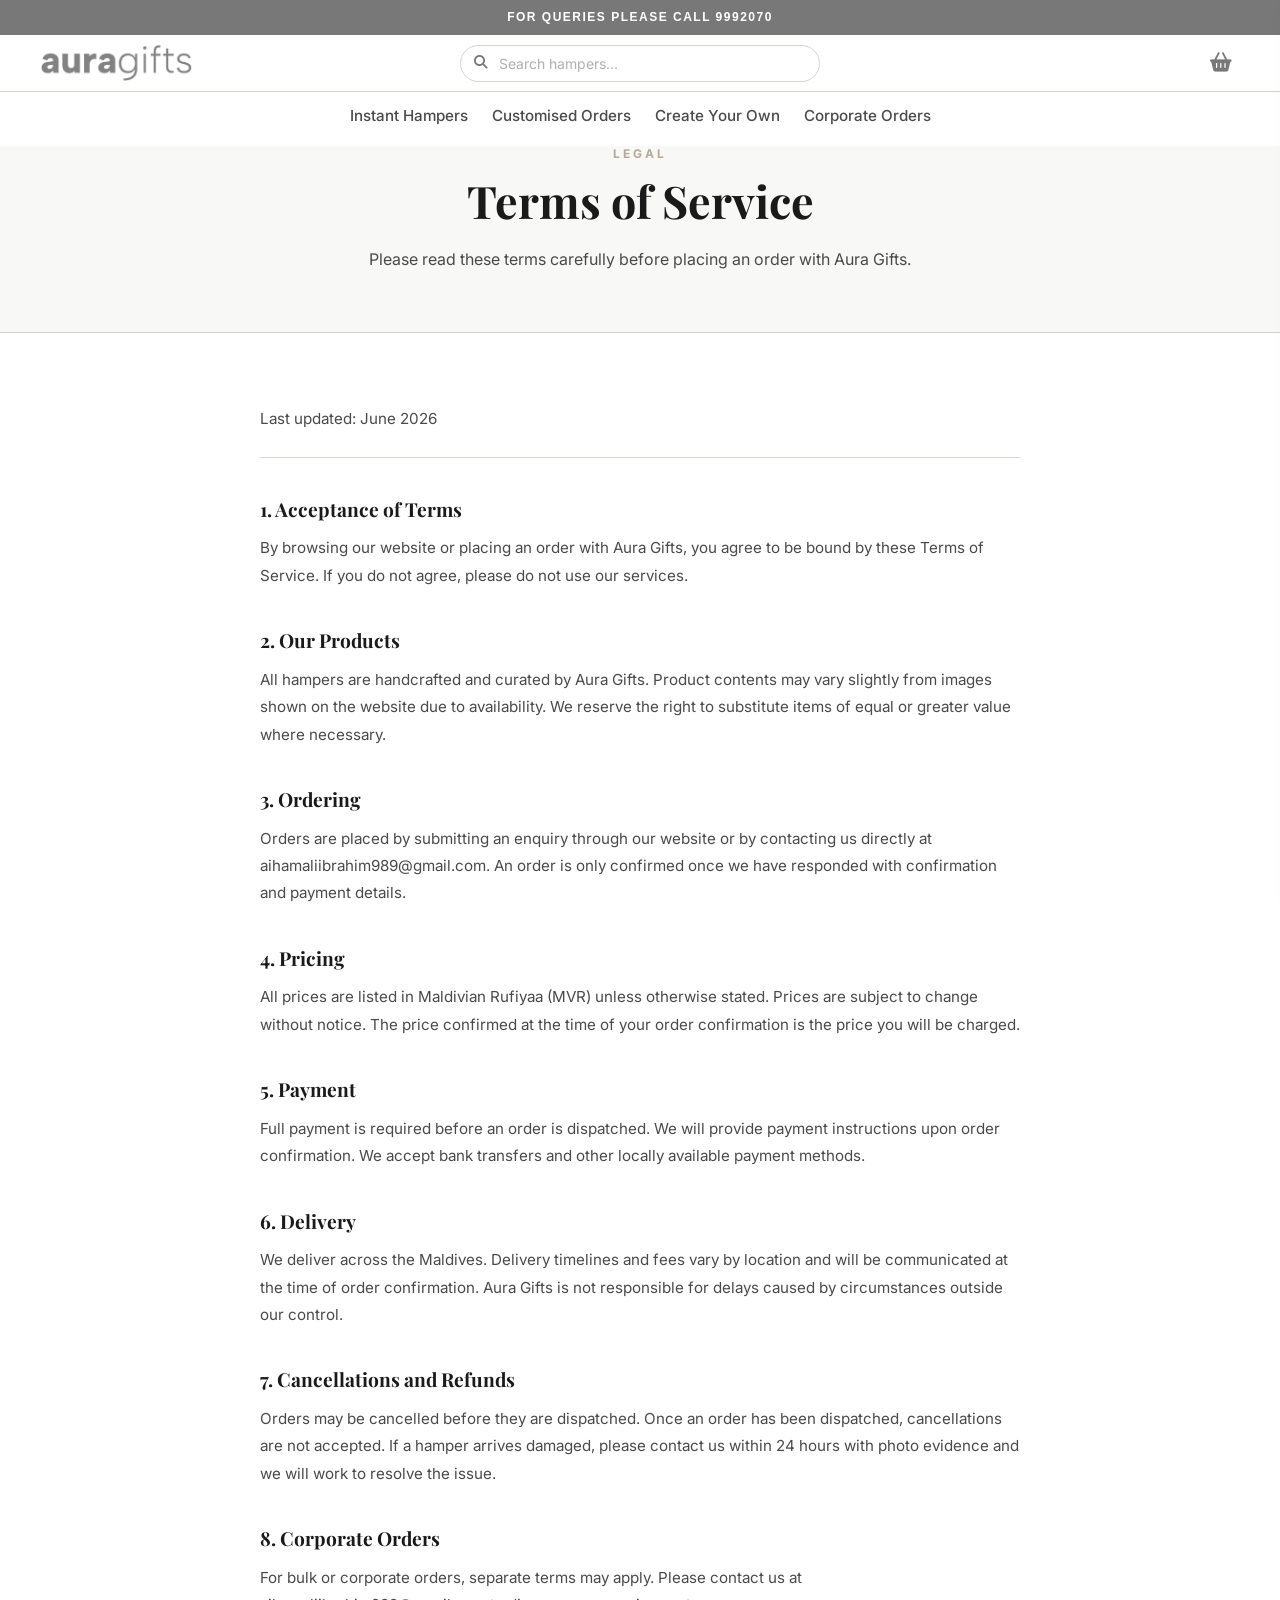
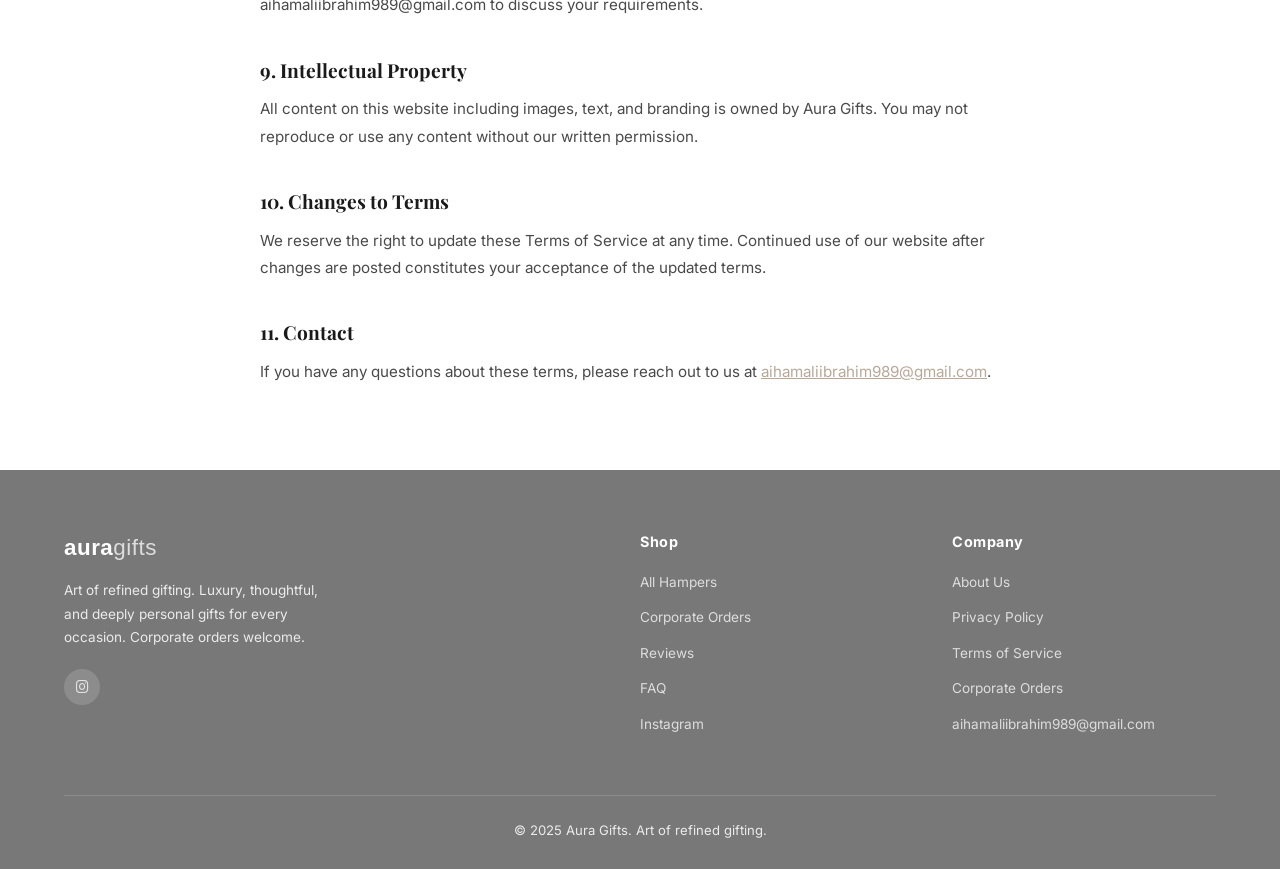
<file: terms.html>
<!DOCTYPE html>
<html lang="en">
<head>
    <meta charset="UTF-8">
    <meta name="viewport" content="width=device-width, initial-scale=1.0">
    <title>Terms of Service - Aura Gifts</title>
    <meta name="description" content="Terms of Service for Aura Gifts.">
    <link rel="icon" href="auragiftslogo.jpeg" type="image/jpeg">
    <link rel="apple-touch-icon" href="auragiftslogo.jpeg">
    <link rel="preconnect" href="https://fonts.googleapis.com">
    <link rel="preconnect" href="https://fonts.gstatic.com" crossorigin>
    <link href="https://fonts.googleapis.com/css2?family=Inter:wght@300;400;500;600;700;800&family=Playfair+Display:wght@400;600;700&display=swap" rel="stylesheet">
    <link rel="stylesheet" href="https://cdnjs.cloudflare.com/ajax/libs/font-awesome/6.4.0/css/all.min.css">
    <link rel="stylesheet" href="style.css?v=2">
    <style>
        .page-hero {
            padding: 140px 0 60px;
            background: var(--off-white);
            border-bottom: 1px solid var(--border-gray);
            text-align: center;
        }
        .page-hero p { color: var(--text-mid); font-size: 1rem; margin-top: 10px; }
        .legal-section { padding: 72px 0; background: var(--white); }
        .legal-content { max-width: 760px; margin: 0 auto; }
        .legal-content h3 {
            font-family: 'Playfair Display', serif;
            font-size: 1.2rem; color: var(--text-dark);
            margin: 36px 0 10px;
        }
        .legal-content h3:first-child { margin-top: 0; }
        .legal-content p {
            color: var(--text-mid); font-size: 0.95rem;
            line-height: 1.8; margin-bottom: 12px;
        }
        .legal-content ul {
            padding-left: 20px; margin-bottom: 12px;
        }
        .legal-content ul li {
            color: var(--text-mid); font-size: 0.95rem;
            line-height: 1.8; margin-bottom: 6px;
        }
        .legal-updated {
            font-size: 0.82rem; color: var(--text-light);
            margin-bottom: 40px; padding-bottom: 24px;
            border-bottom: 1px solid var(--border-gray);
        }
    </style>
</head>
<body>

    <!-- Header -->
    <header id="header">
        <div class="top-bar">FOR QUERIES PLEASE CALL 9992070</div>
        <div class="header-search-bar">
            <a href="index.html" class="logo">
                <img src="auragiftswidelogo.jpeg" alt="Aura Gifts" class="logo-wide">
            </a>
            <div class="header-search-wrap">
                <i class="fas fa-search header-search-icon"></i>
                <input type="text" placeholder="Search hampers..." autocomplete="off">
            </div>
            <button class="cart-btn" onclick="toggleCart()">
                <i class="fas fa-shopping-basket"></i>
                <span class="cart-count"></span>
            </button>
        </div>
        <div class="container">
            <nav class="navbar">
                <div class="nav-links">
                    <a href="index.html#products">Instant Hampers</a>
                    <a href="mailto:aihamaliibrahim989@gmail.com">Customised Orders</a>
                    <a href="mailto:aihamaliibrahim989@gmail.com">Create Your Own</a>
                    <a href="mailto:aihamaliibrahim989@gmail.com">Corporate Orders</a>
                </div>
            </nav>
        </div>
    </header>

    <!-- Hero -->
    <div class="page-hero">
        <div class="container">
            <span class="section-label">Legal</span>
            <h1 style="font-size:2.8rem;">Terms of Service</h1>
            <p>Please read these terms carefully before placing an order with Aura Gifts.</p>
        </div>
    </div>

    <!-- Content -->
    <section class="legal-section">
        <div class="container">
            <div class="legal-content">
                <p class="legal-updated">Last updated: June 2026</p>

                <h3>1. Acceptance of Terms</h3>
                <p>By browsing our website or placing an order with Aura Gifts, you agree to be bound by these Terms of Service. If you do not agree, please do not use our services.</p>

                <h3>2. Our Products</h3>
                <p>All hampers are handcrafted and curated by Aura Gifts. Product contents may vary slightly from images shown on the website due to availability. We reserve the right to substitute items of equal or greater value where necessary.</p>

                <h3>3. Ordering</h3>
                <p>Orders are placed by submitting an enquiry through our website or by contacting us directly at aihamaliibrahim989@gmail.com. An order is only confirmed once we have responded with confirmation and payment details.</p>

                <h3>4. Pricing</h3>
                <p>All prices are listed in Maldivian Rufiyaa (MVR) unless otherwise stated. Prices are subject to change without notice. The price confirmed at the time of your order confirmation is the price you will be charged.</p>

                <h3>5. Payment</h3>
                <p>Full payment is required before an order is dispatched. We will provide payment instructions upon order confirmation. We accept bank transfers and other locally available payment methods.</p>

                <h3>6. Delivery</h3>
                <p>We deliver across the Maldives. Delivery timelines and fees vary by location and will be communicated at the time of order confirmation. Aura Gifts is not responsible for delays caused by circumstances outside our control.</p>

                <h3>7. Cancellations and Refunds</h3>
                <p>Orders may be cancelled before they are dispatched. Once an order has been dispatched, cancellations are not accepted. If a hamper arrives damaged, please contact us within 24 hours with photo evidence and we will work to resolve the issue.</p>

                <h3>8. Corporate Orders</h3>
                <p>For bulk or corporate orders, separate terms may apply. Please contact us at aihamaliibrahim989@gmail.com to discuss your requirements.</p>

                <h3>9. Intellectual Property</h3>
                <p>All content on this website including images, text, and branding is owned by Aura Gifts. You may not reproduce or use any content without our written permission.</p>

                <h3>10. Changes to Terms</h3>
                <p>We reserve the right to update these Terms of Service at any time. Continued use of our website after changes are posted constitutes your acceptance of the updated terms.</p>

                <h3>11. Contact</h3>
                <p>If you have any questions about these terms, please reach out to us at <a href="mailto:aihamaliibrahim989@gmail.com" style="color:var(--gold-dark);">aihamaliibrahim989@gmail.com</a>.</p>
            </div>
        </div>
    </section>

    <!-- Footer -->
    <footer id="contact">
        <div class="container">
            <div class="footer-grid">
                <div class="footer-brand">
                    <a href="index.html" class="logo">
                        <span style="font-family:'Avenir Next','Avenir','Nunito',sans-serif;letter-spacing:0.5px;">
                            <span style="font-weight:800;color:white;">aura</span><span style="font-weight:400;color:rgba(255,255,255,0.75);">gifts</span>
                        </span>
                    </a>
                    <p style="margin-top:14px;">Art of refined gifting. Luxury, thoughtful, and deeply personal gifts for every occasion. Corporate orders welcome.</p>
                    <div class="footer-socials">
                        <a href="https://www.instagram.com/auragifts.mv/" target="_blank" class="social-btn" title="Instagram"><i class="fab fa-instagram"></i></a>
                    </div>
                </div>
                <div class="footer-col">
                    <h4>Shop</h4>
                    <ul class="footer-links">
                        <li><a href="index.html#products">All Hampers</a></li>
                        <li><a href="mailto:aihamaliibrahim989@gmail.com">Corporate Orders</a></li>
                        <li><a href="index.html#testimonials">Reviews</a></li>
                        <li><a href="faq.html">FAQ</a></li>
                        <li><a href="https://www.instagram.com/auragifts.mv/" target="_blank">Instagram</a></li>
                    </ul>
                </div>
                <div class="footer-col">
                    <h4>Company</h4>
                    <ul class="footer-links">
                        <li><a href="#">About Us</a></li>
                        <li><a href="privacy.html">Privacy Policy</a></li>
                        <li><a href="terms.html">Terms of Service</a></li>
                        <li><a href="mailto:aihamaliibrahim989@gmail.com">Corporate Orders</a></li>
                        <li><a href="mailto:aihamaliibrahim989@gmail.com">aihamaliibrahim989@gmail.com</a></li>
                    </ul>
                </div>
            </div>
            <div class="footer-bottom" style="justify-content:center;">
                <p>&copy; 2025 Aura Gifts. Art of refined gifting.</p>
            </div>
        </div>
    </footer>

    <script>
        window.addEventListener('scroll', () => {
            document.getElementById('header').classList.toggle('scrolled', window.scrollY > 60);
        });
    </script>
    <script src="cart.js"></script>
</body>
</html>
</file>
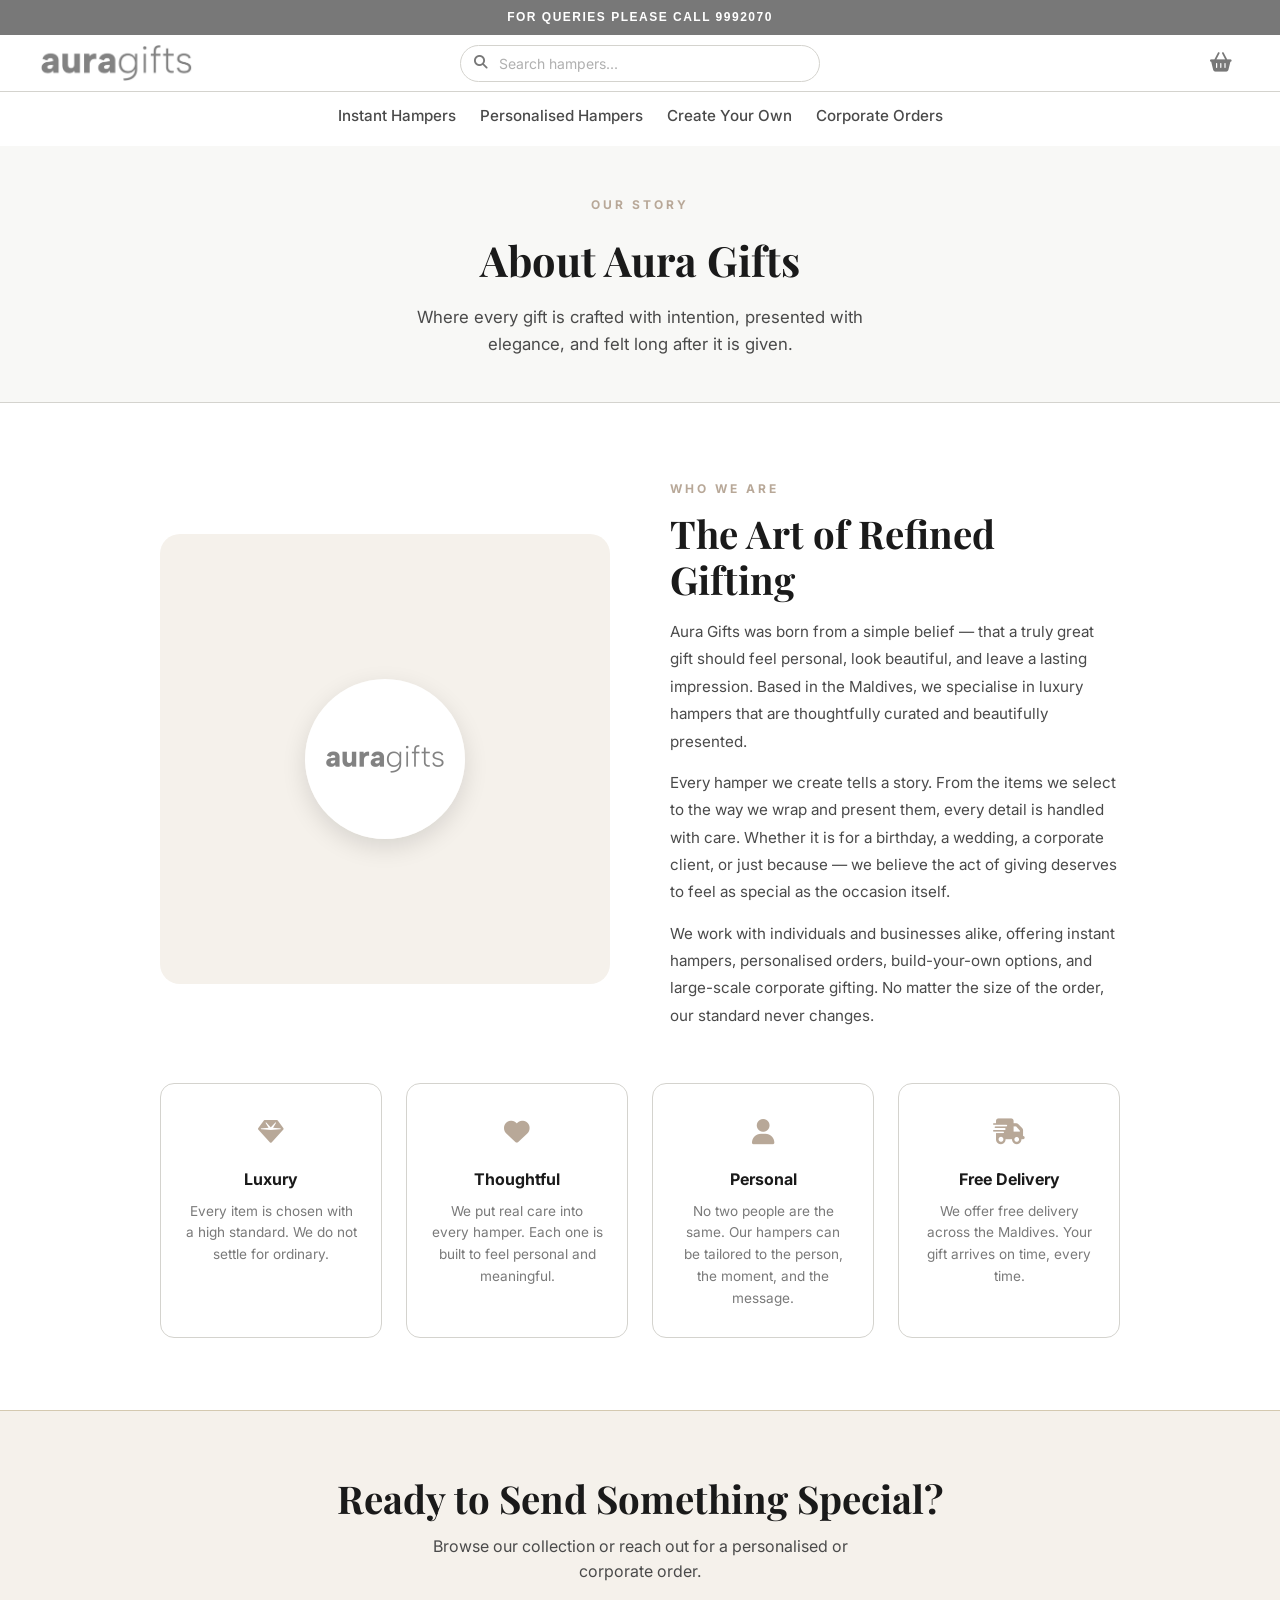
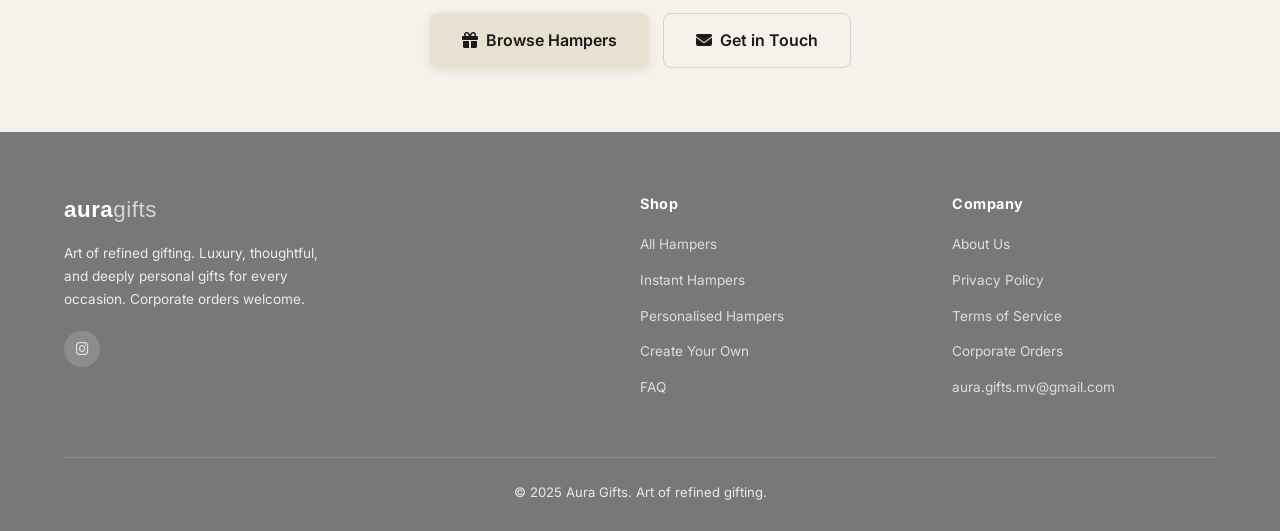
<file: pages/about.html>
<!DOCTYPE html>
<html lang="en">
<head>
    <meta charset="UTF-8">
    <meta name="viewport" content="width=device-width, initial-scale=1.0">
    <title>About Us - Aura Gifts</title>
    <meta name="description" content="The story behind Aura Gifts. Luxury, thoughtful, and personal hampers crafted in the Maldives.">
    <link rel="icon" href="../img/logos/auragiftslogo.jpeg" type="image/jpeg">
    <link rel="apple-touch-icon" href="../img/logos/auragiftslogo.jpeg">
    <link rel="preconnect" href="https://fonts.googleapis.com">
    <link rel="preconnect" href="https://fonts.gstatic.com" crossorigin>
    <link href="https://fonts.googleapis.com/css2?family=Inter:wght@300;400;500;600;700;800&family=Playfair+Display:wght@400;600;700&display=swap" rel="stylesheet">
    <link rel="stylesheet" href="https://cdnjs.cloudflare.com/ajax/libs/font-awesome/6.4.0/css/all.min.css">
    <link rel="stylesheet" href="../css/style.css?v=4">
    <style>
        .about-hero {
            background: var(--off-white);
            border-bottom: 1px solid var(--border-gray);
            padding: 56px 0 44px;
            text-align: center;
            margin-top: var(--header-h);
        }
        .about-hero p {
            color: var(--text-mid); font-size: 1.05rem;
            max-width: 520px; margin: 12px auto 0;
        }
        .about-section { padding: 72px 0; background: var(--white); }
        .about-grid {
            display: grid;
            grid-template-columns: 1fr 1fr;
            gap: 60px;
            align-items: center;
            max-width: 960px;
            margin: 0 auto;
        }
        .about-text h2 { margin-bottom: 16px; }
        .about-text p {
            color: var(--text-mid); font-size: 0.95rem;
            line-height: 1.8; margin-bottom: 14px;
        }
        .about-logo-wrap {
            display: flex; justify-content: center; align-items: center;
            background: var(--gold-pale); border-radius: 20px;
            padding: 48px; aspect-ratio: 1;
        }
        .about-logo-wrap img {
            width: 160px; height: 160px;
            border-radius: 50%; object-fit: cover;
            box-shadow: 0 8px 24px rgba(0,0,0,0.12);
        }
        .values-grid {
            display: grid;
            grid-template-columns: repeat(auto-fit, minmax(220px, 1fr));
            gap: 24px;
            max-width: 960px;
            margin: 40px auto 0;
        }
        .value-card {
            padding: 28px 24px;
            border: 1.5px solid var(--border-gray);
            border-radius: 14px;
            background: var(--white);
            text-align: center;
        }
        .value-icon {
            font-size: 1.6rem; color: var(--gold-dark);
            margin-bottom: 14px;
        }
        .value-title { font-weight: 700; font-size: 1rem; margin-bottom: 8px; }
        .value-desc { font-size: 0.85rem; color: var(--text-light); line-height: 1.6; }
        .about-cta {
            background: var(--gold-pale);
            border-top: 1px solid var(--loading-dark);
            text-align: center;
            padding: 64px 0;
        }
        .about-cta h2 { margin-bottom: 12px; }
        .about-cta p { color: var(--text-mid); max-width: 460px; margin: 0 auto 28px; }
        @media (max-width: 768px) {
            .about-grid { grid-template-columns: 1fr; gap: 32px; }
            .about-logo-wrap { padding: 32px; }
        }
    </style>
</head>
<body>

    <!-- Header -->
    <header id="header">
        <div class="top-bar">FOR QUERIES PLEASE CALL 9992070</div>
        <div class="header-search-bar">
            <a href="../index.html" class="logo">
                <img src="../img/logos/auragiftswidelogo.jpeg" alt="Aura Gifts" class="logo-wide">
            </a>
            <div class="header-search-wrap">
                <i class="fas fa-search header-search-icon"></i>
                <input type="text" id="hamper-search" placeholder="Search hampers..." autocomplete="off">
                <div class="search-dropdown" id="search-dropdown"></div>
            </div>
            <div class="header-right">
                <button class="cart-btn" onclick="toggleCart()">
                    <i class="fas fa-shopping-basket"></i>
                    <span class="cart-count"></span>
                </button>
                <button class="hamburger" id="hamburger" onclick="toggleMobileMenu()" aria-label="Menu">
                    <span></span><span></span><span></span>
                </button>
            </div>
        </div>
        <div class="container">
            <nav class="navbar" id="desktop-nav">
                <div class="nav-links">
                    <a href="hampers.html">Instant Hampers</a>
                    <a href="personalised-hampers.html">Personalised Hampers</a>
                    <a href="create-your-own.html">Create Your Own</a>
                    <a href="corporate-orders.html">Corporate Orders</a>
                </div>
            </nav>
        </div>
    </header>

    <!-- Mobile Menu -->
    <div class="mobile-menu" id="mobile-menu">
        <nav>
            <a href="hampers.html" onclick="closeMobileMenu()">Instant Hampers</a>
            <a href="personalised-hampers.html" onclick="closeMobileMenu()">Personalised Hampers</a>
            <a href="create-your-own.html" onclick="closeMobileMenu()">Create Your Own</a>
            <a href="corporate-orders.html" onclick="closeMobileMenu()">Corporate Orders</a>
            <a href="faq.html" onclick="closeMobileMenu()">FAQ</a>
            <a href="mailto:aura.gifts.mv@gmail.com">Contact Us</a>
        </nav>
    </div>
    <div class="mobile-menu-overlay" id="mobile-menu-overlay" onclick="closeMobileMenu()"></div>

    <!-- Hero -->
    <div class="about-hero">
        <div class="container">
            <span class="section-label">Our Story</span>
            <h1 style="font-size:2.6rem;margin-top:10px;">About Aura Gifts</h1>
            <p>Where every gift is crafted with intention, presented with elegance, and felt long after it is given.</p>
        </div>
    </div>

    <!-- Story Section -->
    <section class="about-section">
        <div class="container">
            <div class="about-grid">
                <div class="about-logo-wrap">
                    <img src="../img/logos/auragiftslogo.jpeg" alt="Aura Gifts">
                </div>
                <div class="about-text">
                    <span class="section-label">Who We Are</span>
                    <h2>The Art of Refined Gifting</h2>
                    <p>Aura Gifts was born from a simple belief — that a truly great gift should feel personal, look beautiful, and leave a lasting impression. Based in the Maldives, we specialise in luxury hampers that are thoughtfully curated and beautifully presented.</p>
                    <p>Every hamper we create tells a story. From the items we select to the way we wrap and present them, every detail is handled with care. Whether it is for a birthday, a wedding, a corporate client, or just because — we believe the act of giving deserves to feel as special as the occasion itself.</p>
                    <p>We work with individuals and businesses alike, offering instant hampers, personalised orders, build-your-own options, and large-scale corporate gifting. No matter the size of the order, our standard never changes.</p>
                </div>
            </div>

            <!-- Values -->
            <div class="values-grid">
                <div class="value-card">
                    <div class="value-icon"><i class="fas fa-gem"></i></div>
                    <div class="value-title">Luxury</div>
                    <div class="value-desc">Every item is chosen with a high standard. We do not settle for ordinary.</div>
                </div>
                <div class="value-card">
                    <div class="value-icon"><i class="fas fa-heart"></i></div>
                    <div class="value-title">Thoughtful</div>
                    <div class="value-desc">We put real care into every hamper. Each one is built to feel personal and meaningful.</div>
                </div>
                <div class="value-card">
                    <div class="value-icon"><i class="fas fa-user"></i></div>
                    <div class="value-title">Personal</div>
                    <div class="value-desc">No two people are the same. Our hampers can be tailored to the person, the moment, and the message.</div>
                </div>
                <div class="value-card">
                    <div class="value-icon"><i class="fas fa-shipping-fast"></i></div>
                    <div class="value-title">Free Delivery</div>
                    <div class="value-desc">We offer free delivery across the Maldives. Your gift arrives on time, every time.</div>
                </div>
            </div>
        </div>
    </section>

    <!-- CTA -->
    <section class="about-cta">
        <div class="container">
            <h2>Ready to Send Something Special?</h2>
            <p>Browse our collection or reach out for a personalised or corporate order.</p>
            <div style="display:flex;gap:14px;justify-content:center;flex-wrap:wrap;">
                <a href="hampers.html" class="btn btn-gold btn-lg">
                    <i class="fas fa-gift"></i> Browse Hampers
                </a>
                <a href="mailto:aura.gifts.mv@gmail.com" class="btn btn-outline btn-lg">
                    <i class="fas fa-envelope"></i> Get in Touch
                </a>
            </div>
        </div>
    </section>

    <!-- Footer -->
    <footer id="contact">
        <div class="container">
            <div class="footer-grid">
                <div class="footer-brand">
                    <a href="../index.html" class="logo">
                        <span style="font-family:'Avenir Next','Avenir','Nunito',sans-serif;letter-spacing:0.5px;">
                            <span style="font-weight:800;color:white;">aura</span><span style="font-weight:400;color:rgba(255,255,255,0.7);">gifts</span>
                        </span>
                    </a>
                    <p style="margin-top:14px;">Art of refined gifting. Luxury, thoughtful, and deeply personal gifts for every occasion. Corporate orders welcome.</p>
                    <div class="footer-socials">
                        <a href="https://www.instagram.com/auragifts.mv/" target="_blank" class="social-btn" title="Instagram"><i class="fab fa-instagram"></i></a>
                    </div>
                </div>
                <div class="footer-col">
                    <h4>Shop</h4>
                    <ul class="footer-links">
                        <li><a href="hampers.html">All Hampers</a></li>
                        <li><a href="hampers.html">Instant Hampers</a></li>
                        <li><a href="personalised-hampers.html">Personalised Hampers</a></li>
                        <li><a href="create-your-own.html">Create Your Own</a></li>
                        <li><a href="faq.html">FAQ</a></li>
                    </ul>
                </div>
                <div class="footer-col">
                    <h4>Company</h4>
                    <ul class="footer-links">
                        <li><a href="about.html">About Us</a></li>
                        <li><a href="privacy.html">Privacy Policy</a></li>
                        <li><a href="terms.html">Terms of Service</a></li>
                        <li><a href="corporate-orders.html">Corporate Orders</a></li>
                        <li><a href="mailto:aura.gifts.mv@gmail.com">aura.gifts.mv@gmail.com</a></li>
                    </ul>
                </div>
            </div>
            <div class="footer-bottom" style="justify-content:center;">
                <p>&copy; 2025 Aura Gifts. Art of refined gifting.</p>
            </div>
        </div>
    </footer>

    <script>
        function goSearch(q) { window.location.href = 'search.html?q=' + q; }
        const input = document.getElementById('hamper-search');
        input.addEventListener('keydown', e => { if (e.key === 'Enter') { const q = input.value.trim(); if (q) goSearch(encodeURIComponent(q)); } });
        window.addEventListener('scroll', () => { document.getElementById('header').classList.toggle('scrolled', window.scrollY > 60); });
        function toggleMobileMenu() {
            document.getElementById('mobile-menu').classList.toggle('open');
            document.getElementById('mobile-menu-overlay').classList.toggle('open');
            document.getElementById('hamburger').classList.toggle('open');
            document.body.style.overflow = document.getElementById('mobile-menu').classList.contains('open') ? 'hidden' : '';
        }
        function closeMobileMenu() {
            document.getElementById('mobile-menu').classList.remove('open');
            document.getElementById('mobile-menu-overlay').classList.remove('open');
            document.getElementById('hamburger').classList.remove('open');
            document.body.style.overflow = '';
        }
    </script>
    <script src="../js/cart.js"></script>
</body>
</html>
</file>
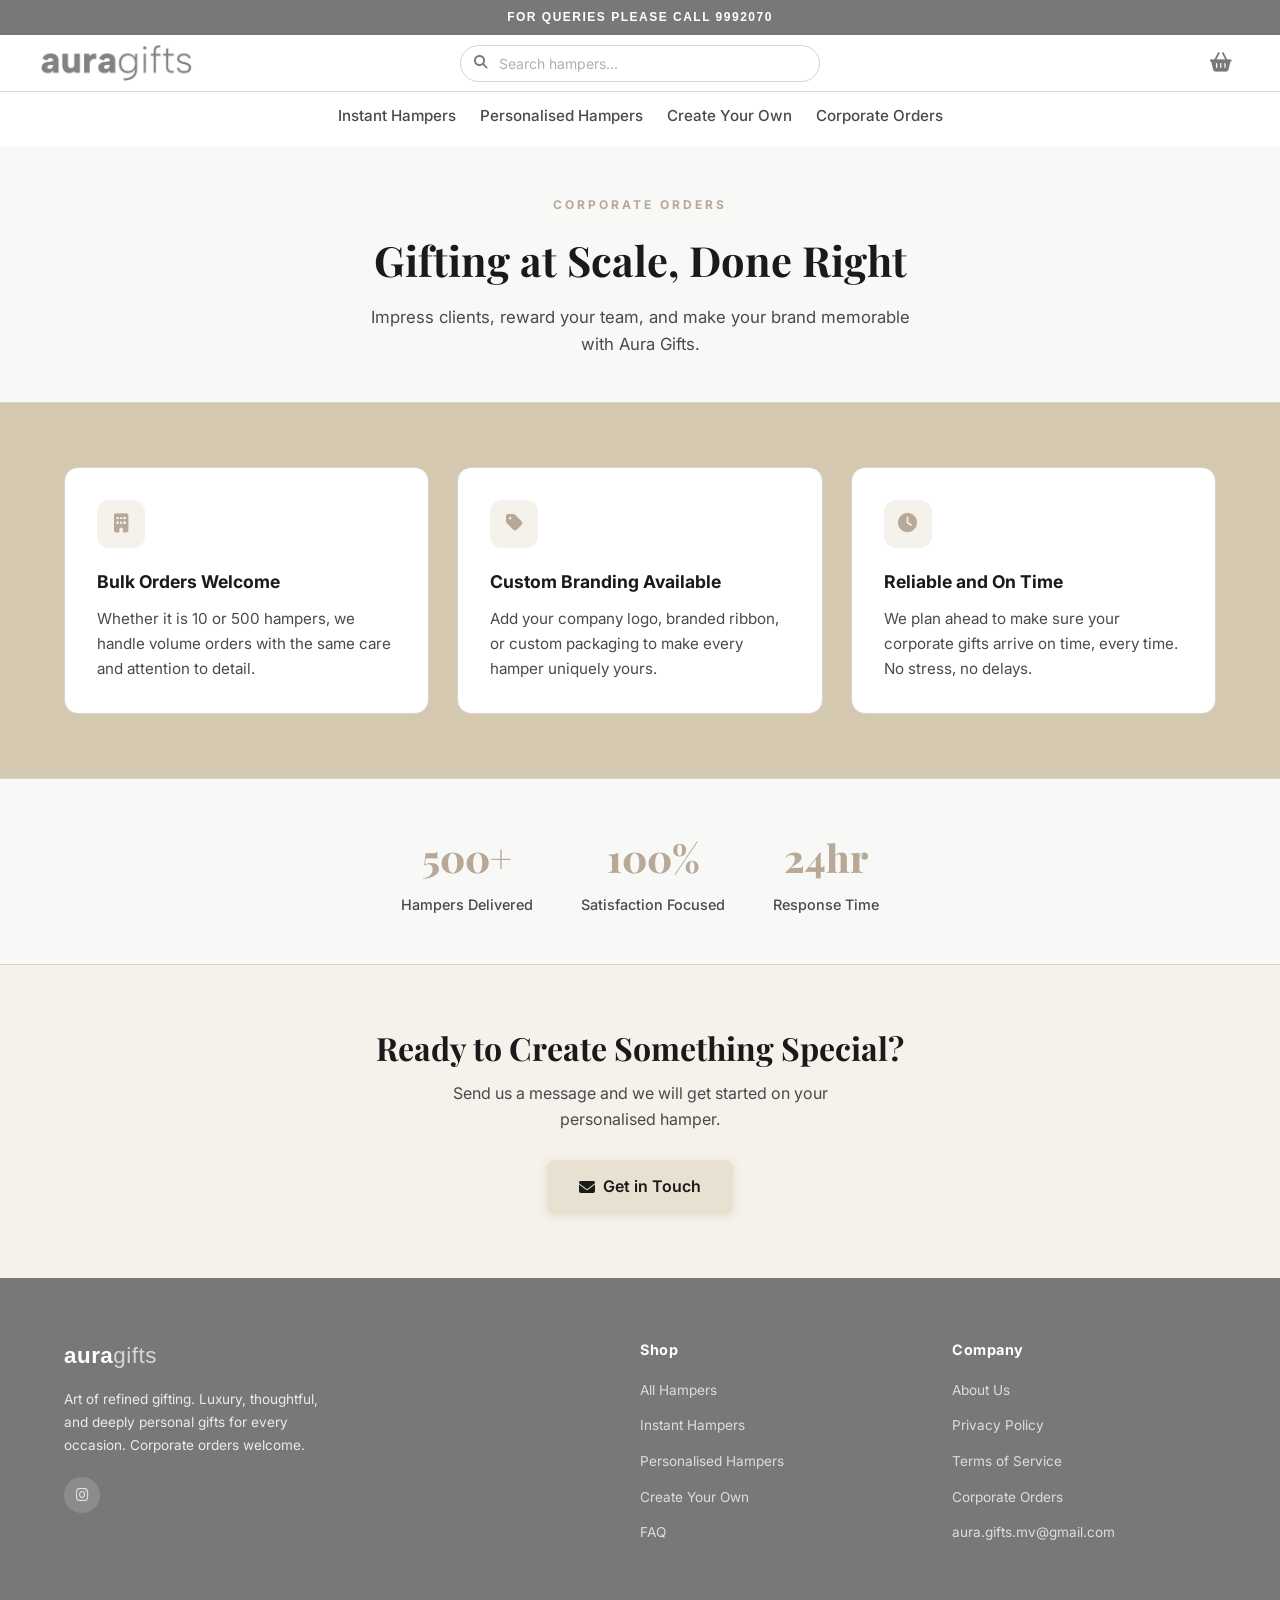
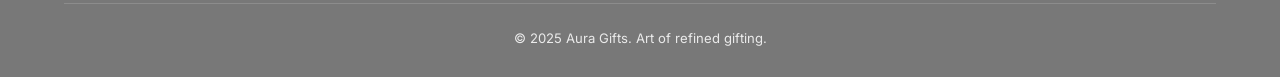
<file: pages/corporate-orders.html>
<!DOCTYPE html>
<html lang="en">
<head>
    <meta charset="UTF-8">
    <meta name="viewport" content="width=device-width, initial-scale=1.0">
    <title>Corporate Orders - Aura Gifts</title>
    <link rel="icon" href="../img/logos/auragiftslogo.jpeg" type="image/jpeg">
    <link rel="apple-touch-icon" href="../img/logos/auragiftslogo.jpeg">
    <link rel="preconnect" href="https://fonts.googleapis.com">
    <link rel="preconnect" href="https://fonts.gstatic.com" crossorigin>
    <link href="https://fonts.googleapis.com/css2?family=Inter:wght@300;400;500;600;700;800&family=Playfair+Display:wght@400;600;700&display=swap" rel="stylesheet">
    <link rel="stylesheet" href="https://cdnjs.cloudflare.com/ajax/libs/font-awesome/6.4.0/css/all.min.css">
    <link rel="stylesheet" href="../css/style.css?v=4">
</head>
<body>

    <header id="header">
        <div class="top-bar">FOR QUERIES PLEASE CALL 9992070</div>
        <div class="header-search-bar">
            <a href="../index.html" class="logo">
                <img src="../img/logos/auragiftswidelogo.jpeg" alt="Aura Gifts" class="logo-wide">
            </a>
            <div class="header-search-wrap">
                <i class="fas fa-search header-search-icon"></i>
                <input type="text" id="hamper-search" placeholder="Search hampers..." autocomplete="off">
            </div>
            <div class="header-right"><button class="cart-btn" onclick="toggleCart()"><i class="fas fa-shopping-basket"></i><span class="cart-count"></span></button><button class="hamburger" id="hamburger" onclick="toggleMobileMenu()" aria-label="Menu"><span></span><span></span><span></span></button></div>
        </div>
        <div class="container">
            <nav class="navbar" id="desktop-nav">
                <div class="nav-links">
                    <a href="hampers.html">Instant Hampers</a>
                    <a href="personalised-hampers.html">Personalised Hampers</a>
                    <a href="create-your-own.html">Create Your Own</a>
                    <a href="corporate-orders.html">Corporate Orders</a>
                </div>
            </nav>
        </div>
    </header>
    <!-- Mobile Menu -->
    <div class="mobile-menu" id="mobile-menu">
        <nav>
            <a href="hampers.html" onclick="closeMobileMenu()">Instant Hampers</a>
            <a href="personalised-hampers.html" onclick="closeMobileMenu()">Personalised Hampers</a>
            <a href="create-your-own.html" onclick="closeMobileMenu()">Create Your Own</a>
            <a href="corporate-orders.html" onclick="closeMobileMenu()">Corporate Orders</a>
            <a href="faq.html" onclick="closeMobileMenu()">FAQ</a>
            <a href="mailto:aura.gifts.mv@gmail.com">Contact Us</a>
        </nav>
    </div>
    <div class="mobile-menu-overlay" id="mobile-menu-overlay" onclick="closeMobileMenu()"></div>

    <!-- Hero -->
    <div class="page-top-offset" style="background:var(--off-white);border-bottom:1px solid var(--border-gray);padding:56px 0 44px;text-align:center;">
        <div class="container">
            <span class="section-label">Corporate Orders</span>
            <h1 style="font-size:2.6rem;margin-top:10px;">Gifting at Scale, Done Right</h1>
            <p style="color:var(--text-mid);margin-top:12px;font-size:1.05rem;max-width:560px;margin-left:auto;margin-right:auto;">Impress clients, reward your team, and make your brand memorable with Aura Gifts.</p>
        </div>
    </div>

    <!-- Feature Cards -->
    <section style="padding:64px 0;">
        <div class="container">
            <div style="display:grid;grid-template-columns:repeat(auto-fit,minmax(260px,1fr));gap:28px;">

                <div style="padding:32px;border:1.5px solid var(--border-gray);border-radius:14px;background:var(--white);">
                    <div style="width:48px;height:48px;border-radius:12px;background:var(--gold-pale);display:flex;align-items:center;justify-content:center;margin-bottom:20px;">
                        <i class="fas fa-building" style="color:var(--gold-dark);font-size:1.2rem;"></i>
                    </div>
                    <h3 style="font-size:1.1rem;font-weight:700;margin-bottom:10px;">Bulk Orders Welcome</h3>
                    <p style="color:var(--text-mid);font-size:0.95rem;line-height:1.65;">Whether it is 10 or 500 hampers, we handle volume orders with the same care and attention to detail.</p>
                </div>

                <div style="padding:32px;border:1.5px solid var(--border-gray);border-radius:14px;background:var(--white);">
                    <div style="width:48px;height:48px;border-radius:12px;background:var(--gold-pale);display:flex;align-items:center;justify-content:center;margin-bottom:20px;">
                        <i class="fas fa-tag" style="color:var(--gold-dark);font-size:1.2rem;"></i>
                    </div>
                    <h3 style="font-size:1.1rem;font-weight:700;margin-bottom:10px;">Custom Branding Available</h3>
                    <p style="color:var(--text-mid);font-size:0.95rem;line-height:1.65;">Add your company logo, branded ribbon, or custom packaging to make every hamper uniquely yours.</p>
                </div>

                <div style="padding:32px;border:1.5px solid var(--border-gray);border-radius:14px;background:var(--white);">
                    <div style="width:48px;height:48px;border-radius:12px;background:var(--gold-pale);display:flex;align-items:center;justify-content:center;margin-bottom:20px;">
                        <i class="fas fa-clock" style="color:var(--gold-dark);font-size:1.2rem;"></i>
                    </div>
                    <h3 style="font-size:1.1rem;font-weight:700;margin-bottom:10px;">Reliable and On Time</h3>
                    <p style="color:var(--text-mid);font-size:0.95rem;line-height:1.65;">We plan ahead to make sure your corporate gifts arrive on time, every time. No stress, no delays.</p>
                </div>

            </div>
        </div>
    </section>

    <!-- Highlights / Stats -->
    <section style="padding:48px 0;border-top:1px solid var(--border-gray);border-bottom:1px solid var(--border-gray);background:var(--off-white);">
        <div class="container">
            <div style="display:flex;flex-wrap:wrap;justify-content:center;gap:48px;text-align:center;">

                <div>
                    <div style="font-size:2.4rem;font-weight:800;color:var(--gold-dark);font-family:'Playfair Display',serif;">500+</div>
                    <div style="color:var(--text-mid);font-size:0.9rem;margin-top:4px;font-weight:500;">Hampers Delivered</div>
                </div>

                <div>
                    <div style="font-size:2.4rem;font-weight:800;color:var(--gold-dark);font-family:'Playfair Display',serif;">100%</div>
                    <div style="color:var(--text-mid);font-size:0.9rem;margin-top:4px;font-weight:500;">Satisfaction Focused</div>
                </div>

                <div>
                    <div style="font-size:2.4rem;font-weight:800;color:var(--gold-dark);font-family:'Playfair Display',serif;">24hr</div>
                    <div style="color:var(--text-mid);font-size:0.9rem;margin-top:4px;font-weight:500;">Response Time</div>
                </div>

            </div>
        </div>
    </section>

    <!-- CTA -->
    <section style="background:var(--gold-pale);padding:64px 0;text-align:center;">
        <div class="container">
            <h2 style="font-size:2rem;margin-bottom:14px;">Ready to Create Something Special?</h2>
            <p style="color:var(--text-mid);font-size:1rem;max-width:460px;margin:0 auto 28px;">Send us a message and we will get started on your personalised hamper.</p>
            <a href="mailto:aura.gifts.mv@gmail.com?subject=Corporate%20Order%20Enquiry" class="btn btn-gold btn-lg">
                <i class="fas fa-envelope"></i> Get in Touch
            </a>
        </div>
    </section>

    <footer id="contact">
        <div class="container">
            <div class="footer-grid">
                <div class="footer-brand">
                    <a href="../index.html" class="logo">
                        <span style="font-family:''Avenir Next'',''Avenir'',''Nunito'',sans-serif;letter-spacing:0.5px;">
                            <span style="font-weight:800;color:white;">aura</span><span style="font-weight:400;color:rgba(255,255,255,0.7);">gifts</span>
                        </span>
                    </a>
                    <p style="margin-top:14px;">Art of refined gifting. Luxury, thoughtful, and deeply personal gifts for every occasion. Corporate orders welcome.</p>
                    <div class="footer-socials">
                        <a href="https://www.instagram.com/auragifts.mv/" target="_blank" class="social-btn" title="Instagram"><i class="fab fa-instagram"></i></a>
                    </div>
                </div>
                <div class="footer-col">
                    <h4>Shop</h4>
                    <ul class="footer-links">
                        <li><a href="hampers.html">All Hampers</a></li>
                        <li><a href="hampers.html">Instant Hampers</a></li>
                        <li><a href="personalised-hampers.html">Personalised Hampers</a></li>
                        <li><a href="create-your-own.html">Create Your Own</a></li>
                        <li><a href="faq.html">FAQ</a></li>
                    </ul>
                </div>
                <div class="footer-col">
                    <h4>Company</h4>
                    <ul class="footer-links">
                        <li><a href="about.html">About Us</a></li>
                        <li><a href="privacy.html">Privacy Policy</a></li>
                        <li><a href="terms.html">Terms of Service</a></li>
                        <li><a href="corporate-orders.html">Corporate Orders</a></li>
                        <li><a href="mailto:aura.gifts.mv@gmail.com">aura.gifts.mv@gmail.com</a></li>
                    </ul>
                </div>
            </div>
            <div class="footer-bottom" style="justify-content:center;">
                <p>&copy; 2025 Aura Gifts. Art of refined gifting.</p>
            </div>
        </div>
    </footer>

    <script>
        function goSearch(q) { window.location.href = 'search.html?q=' + q; }
        const input = document.getElementById('hamper-search');
        input.addEventListener('keydown', e => { if (e.key === 'Enter') { const q = input.value.trim(); if (q) goSearch(encodeURIComponent(q)); } });
        window.addEventListener('scroll', () => { document.getElementById('header').classList.toggle('scrolled', window.scrollY > 60); });
    </script>
    <script src="../js/cart.js"></script>


    <script>
        function toggleMobileMenu() {
            document.getElementById('mobile-menu').classList.toggle('open');
            document.getElementById('mobile-menu-overlay').classList.toggle('open');
            document.getElementById('hamburger').classList.toggle('open');
            document.body.style.overflow = document.getElementById('mobile-menu').classList.contains('open') ? 'hidden' : '';
        }
        function closeMobileMenu() {
            document.getElementById('mobile-menu').classList.remove('open');
            document.getElementById('mobile-menu-overlay').classList.remove('open');
            document.getElementById('hamburger').classList.remove('open');
            document.body.style.overflow = '';
        }
    </script></body>
</html>
</file>
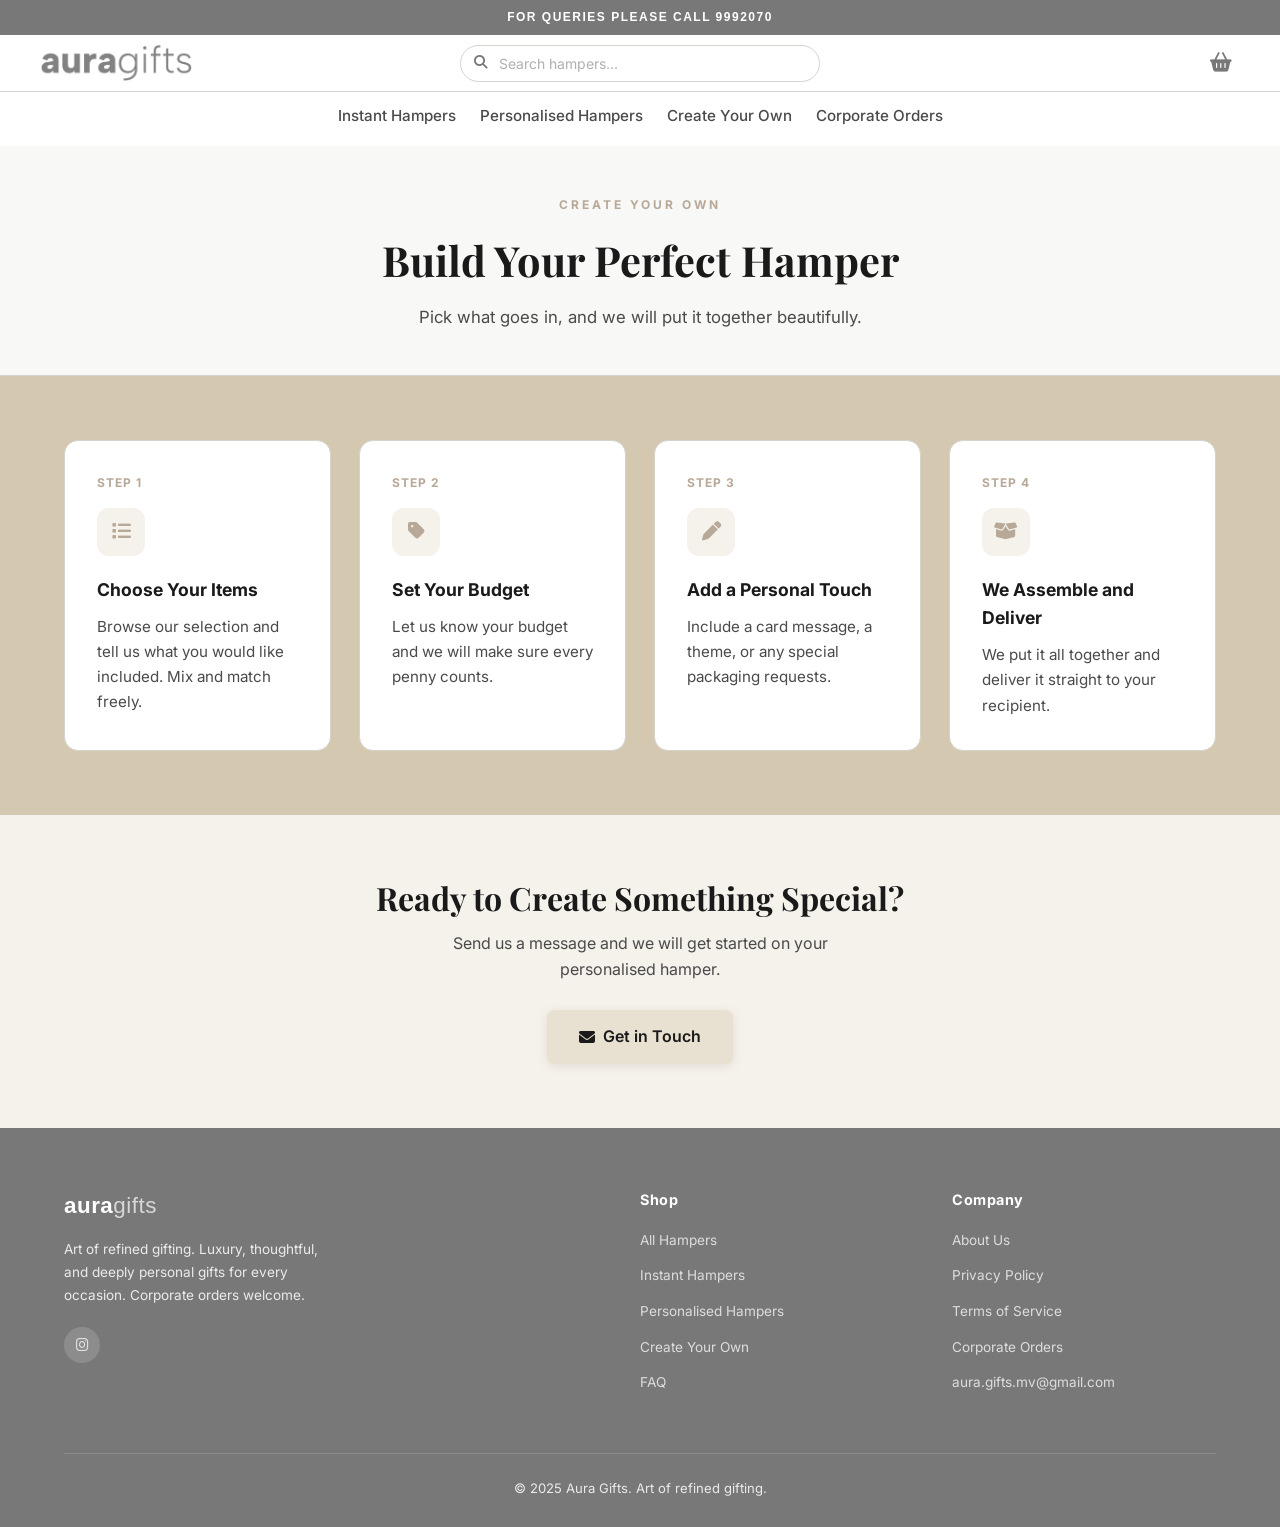
<file: pages/create-your-own.html>
<!DOCTYPE html>
<html lang="en">
<head>
    <meta charset="UTF-8">
    <meta name="viewport" content="width=device-width, initial-scale=1.0">
    <title>Create Your Own - Aura Gifts</title>
    <link rel="icon" href="../img/logos/auragiftslogo.jpeg" type="image/jpeg">
    <link rel="apple-touch-icon" href="../img/logos/auragiftslogo.jpeg">
    <link rel="preconnect" href="https://fonts.googleapis.com">
    <link rel="preconnect" href="https://fonts.gstatic.com" crossorigin>
    <link href="https://fonts.googleapis.com/css2?family=Inter:wght@300;400;500;600;700;800&family=Playfair+Display:wght@400;600;700&display=swap" rel="stylesheet">
    <link rel="stylesheet" href="https://cdnjs.cloudflare.com/ajax/libs/font-awesome/6.4.0/css/all.min.css">
    <link rel="stylesheet" href="../css/style.css?v=4">
</head>
<body>

    <header id="header">
        <div class="top-bar">FOR QUERIES PLEASE CALL 9992070</div>
        <div class="header-search-bar">
            <a href="../index.html" class="logo">
                <img src="../img/logos/auragiftswidelogo.jpeg" alt="Aura Gifts" class="logo-wide">
            </a>
            <div class="header-search-wrap">
                <i class="fas fa-search header-search-icon"></i>
                <input type="text" id="hamper-search" placeholder="Search hampers..." autocomplete="off">
            </div>
            <div class="header-right"><button class="cart-btn" onclick="toggleCart()"><i class="fas fa-shopping-basket"></i><span class="cart-count"></span></button><button class="hamburger" id="hamburger" onclick="toggleMobileMenu()" aria-label="Menu"><span></span><span></span><span></span></button></div>
        </div>
        <div class="container">
            <nav class="navbar" id="desktop-nav">
                <div class="nav-links">
                    <a href="hampers.html">Instant Hampers</a>
                    <a href="personalised-hampers.html">Personalised Hampers</a>
                    <a href="create-your-own.html">Create Your Own</a>
                    <a href="corporate-orders.html">Corporate Orders</a>
                </div>
            </nav>
        </div>
    </header>
    <!-- Mobile Menu -->
    <div class="mobile-menu" id="mobile-menu">
        <nav>
            <a href="hampers.html" onclick="closeMobileMenu()">Instant Hampers</a>
            <a href="personalised-hampers.html" onclick="closeMobileMenu()">Personalised Hampers</a>
            <a href="create-your-own.html" onclick="closeMobileMenu()">Create Your Own</a>
            <a href="corporate-orders.html" onclick="closeMobileMenu()">Corporate Orders</a>
            <a href="faq.html" onclick="closeMobileMenu()">FAQ</a>
            <a href="mailto:aura.gifts.mv@gmail.com">Contact Us</a>
        </nav>
    </div>
    <div class="mobile-menu-overlay" id="mobile-menu-overlay" onclick="closeMobileMenu()"></div>

    <!-- Hero -->
    <div class="page-top-offset" style="background:var(--off-white);border-bottom:1px solid var(--border-gray);padding:56px 0 44px;text-align:center;">
        <div class="container">
            <span class="section-label">Create Your Own</span>
            <h1 style="font-size:2.6rem;margin-top:10px;">Build Your Perfect Hamper</h1>
            <p style="color:var(--text-mid);margin-top:12px;font-size:1.05rem;max-width:520px;margin-left:auto;margin-right:auto;">Pick what goes in, and we will put it together beautifully.</p>
        </div>
    </div>

    <!-- Steps -->
    <section style="padding:64px 0;">
        <div class="container">
            <div style="display:grid;grid-template-columns:repeat(auto-fit,minmax(240px,1fr));gap:28px;">

                <div style="padding:32px;border:1.5px solid var(--border-gray);border-radius:14px;background:var(--white);position:relative;">
                    <div style="font-size:0.75rem;font-weight:700;letter-spacing:0.08em;color:var(--gold-dark);text-transform:uppercase;margin-bottom:16px;">Step 1</div>
                    <div style="width:48px;height:48px;border-radius:12px;background:var(--gold-pale);display:flex;align-items:center;justify-content:center;margin-bottom:20px;">
                        <i class="fas fa-list" style="color:var(--gold-dark);font-size:1.2rem;"></i>
                    </div>
                    <h3 style="font-size:1.1rem;font-weight:700;margin-bottom:10px;">Choose Your Items</h3>
                    <p style="color:var(--text-mid);font-size:0.95rem;line-height:1.65;">Browse our selection and tell us what you would like included. Mix and match freely.</p>
                </div>

                <div style="padding:32px;border:1.5px solid var(--border-gray);border-radius:14px;background:var(--white);position:relative;">
                    <div style="font-size:0.75rem;font-weight:700;letter-spacing:0.08em;color:var(--gold-dark);text-transform:uppercase;margin-bottom:16px;">Step 2</div>
                    <div style="width:48px;height:48px;border-radius:12px;background:var(--gold-pale);display:flex;align-items:center;justify-content:center;margin-bottom:20px;">
                        <i class="fas fa-tag" style="color:var(--gold-dark);font-size:1.2rem;"></i>
                    </div>
                    <h3 style="font-size:1.1rem;font-weight:700;margin-bottom:10px;">Set Your Budget</h3>
                    <p style="color:var(--text-mid);font-size:0.95rem;line-height:1.65;">Let us know your budget and we will make sure every penny counts.</p>
                </div>

                <div style="padding:32px;border:1.5px solid var(--border-gray);border-radius:14px;background:var(--white);position:relative;">
                    <div style="font-size:0.75rem;font-weight:700;letter-spacing:0.08em;color:var(--gold-dark);text-transform:uppercase;margin-bottom:16px;">Step 3</div>
                    <div style="width:48px;height:48px;border-radius:12px;background:var(--gold-pale);display:flex;align-items:center;justify-content:center;margin-bottom:20px;">
                        <i class="fas fa-pen" style="color:var(--gold-dark);font-size:1.2rem;"></i>
                    </div>
                    <h3 style="font-size:1.1rem;font-weight:700;margin-bottom:10px;">Add a Personal Touch</h3>
                    <p style="color:var(--text-mid);font-size:0.95rem;line-height:1.65;">Include a card message, a theme, or any special packaging requests.</p>
                </div>

                <div style="padding:32px;border:1.5px solid var(--border-gray);border-radius:14px;background:var(--white);position:relative;">
                    <div style="font-size:0.75rem;font-weight:700;letter-spacing:0.08em;color:var(--gold-dark);text-transform:uppercase;margin-bottom:16px;">Step 4</div>
                    <div style="width:48px;height:48px;border-radius:12px;background:var(--gold-pale);display:flex;align-items:center;justify-content:center;margin-bottom:20px;">
                        <i class="fas fa-box-open" style="color:var(--gold-dark);font-size:1.2rem;"></i>
                    </div>
                    <h3 style="font-size:1.1rem;font-weight:700;margin-bottom:10px;">We Assemble and Deliver</h3>
                    <p style="color:var(--text-mid);font-size:0.95rem;line-height:1.65;">We put it all together and deliver it straight to your recipient.</p>
                </div>

            </div>
        </div>
    </section>

    <!-- CTA -->
    <section style="background:var(--gold-pale);padding:64px 0;text-align:center;">
        <div class="container">
            <h2 style="font-size:2rem;margin-bottom:14px;">Ready to Create Something Special?</h2>
            <p style="color:var(--text-mid);font-size:1rem;max-width:460px;margin:0 auto 28px;">Send us a message and we will get started on your personalised hamper.</p>
            <a href="mailto:aura.gifts.mv@gmail.com?subject=Create%20Your%20Own%20Hamper%20Enquiry" class="btn btn-gold btn-lg">
                <i class="fas fa-envelope"></i> Get in Touch
            </a>
        </div>
    </section>

    <footer id="contact">
        <div class="container">
            <div class="footer-grid">
                <div class="footer-brand">
                    <a href="../index.html" class="logo">
                        <span style="font-family:''Avenir Next'',''Avenir'',''Nunito'',sans-serif;letter-spacing:0.5px;">
                            <span style="font-weight:800;color:white;">aura</span><span style="font-weight:400;color:rgba(255,255,255,0.7);">gifts</span>
                        </span>
                    </a>
                    <p style="margin-top:14px;">Art of refined gifting. Luxury, thoughtful, and deeply personal gifts for every occasion. Corporate orders welcome.</p>
                    <div class="footer-socials">
                        <a href="https://www.instagram.com/auragifts.mv/" target="_blank" class="social-btn" title="Instagram"><i class="fab fa-instagram"></i></a>
                    </div>
                </div>
                <div class="footer-col">
                    <h4>Shop</h4>
                    <ul class="footer-links">
                        <li><a href="hampers.html">All Hampers</a></li>
                        <li><a href="hampers.html">Instant Hampers</a></li>
                        <li><a href="personalised-hampers.html">Personalised Hampers</a></li>
                        <li><a href="create-your-own.html">Create Your Own</a></li>
                        <li><a href="faq.html">FAQ</a></li>
                    </ul>
                </div>
                <div class="footer-col">
                    <h4>Company</h4>
                    <ul class="footer-links">
                        <li><a href="about.html">About Us</a></li>
                        <li><a href="privacy.html">Privacy Policy</a></li>
                        <li><a href="terms.html">Terms of Service</a></li>
                        <li><a href="corporate-orders.html">Corporate Orders</a></li>
                        <li><a href="mailto:aura.gifts.mv@gmail.com">aura.gifts.mv@gmail.com</a></li>
                    </ul>
                </div>
            </div>
            <div class="footer-bottom" style="justify-content:center;">
                <p>&copy; 2025 Aura Gifts. Art of refined gifting.</p>
            </div>
        </div>
    </footer>

    <script>
        function goSearch(q) { window.location.href = 'search.html?q=' + q; }
        const input = document.getElementById('hamper-search');
        input.addEventListener('keydown', e => { if (e.key === 'Enter') { const q = input.value.trim(); if (q) goSearch(encodeURIComponent(q)); } });
        window.addEventListener('scroll', () => { document.getElementById('header').classList.toggle('scrolled', window.scrollY > 60); });
    </script>
    <script src="../js/cart.js"></script>


    <script>
        function toggleMobileMenu() {
            document.getElementById('mobile-menu').classList.toggle('open');
            document.getElementById('mobile-menu-overlay').classList.toggle('open');
            document.getElementById('hamburger').classList.toggle('open');
            document.body.style.overflow = document.getElementById('mobile-menu').classList.contains('open') ? 'hidden' : '';
        }
        function closeMobileMenu() {
            document.getElementById('mobile-menu').classList.remove('open');
            document.getElementById('mobile-menu-overlay').classList.remove('open');
            document.getElementById('hamburger').classList.remove('open');
            document.body.style.overflow = '';
        }
    </script></body>
</html>
</file>
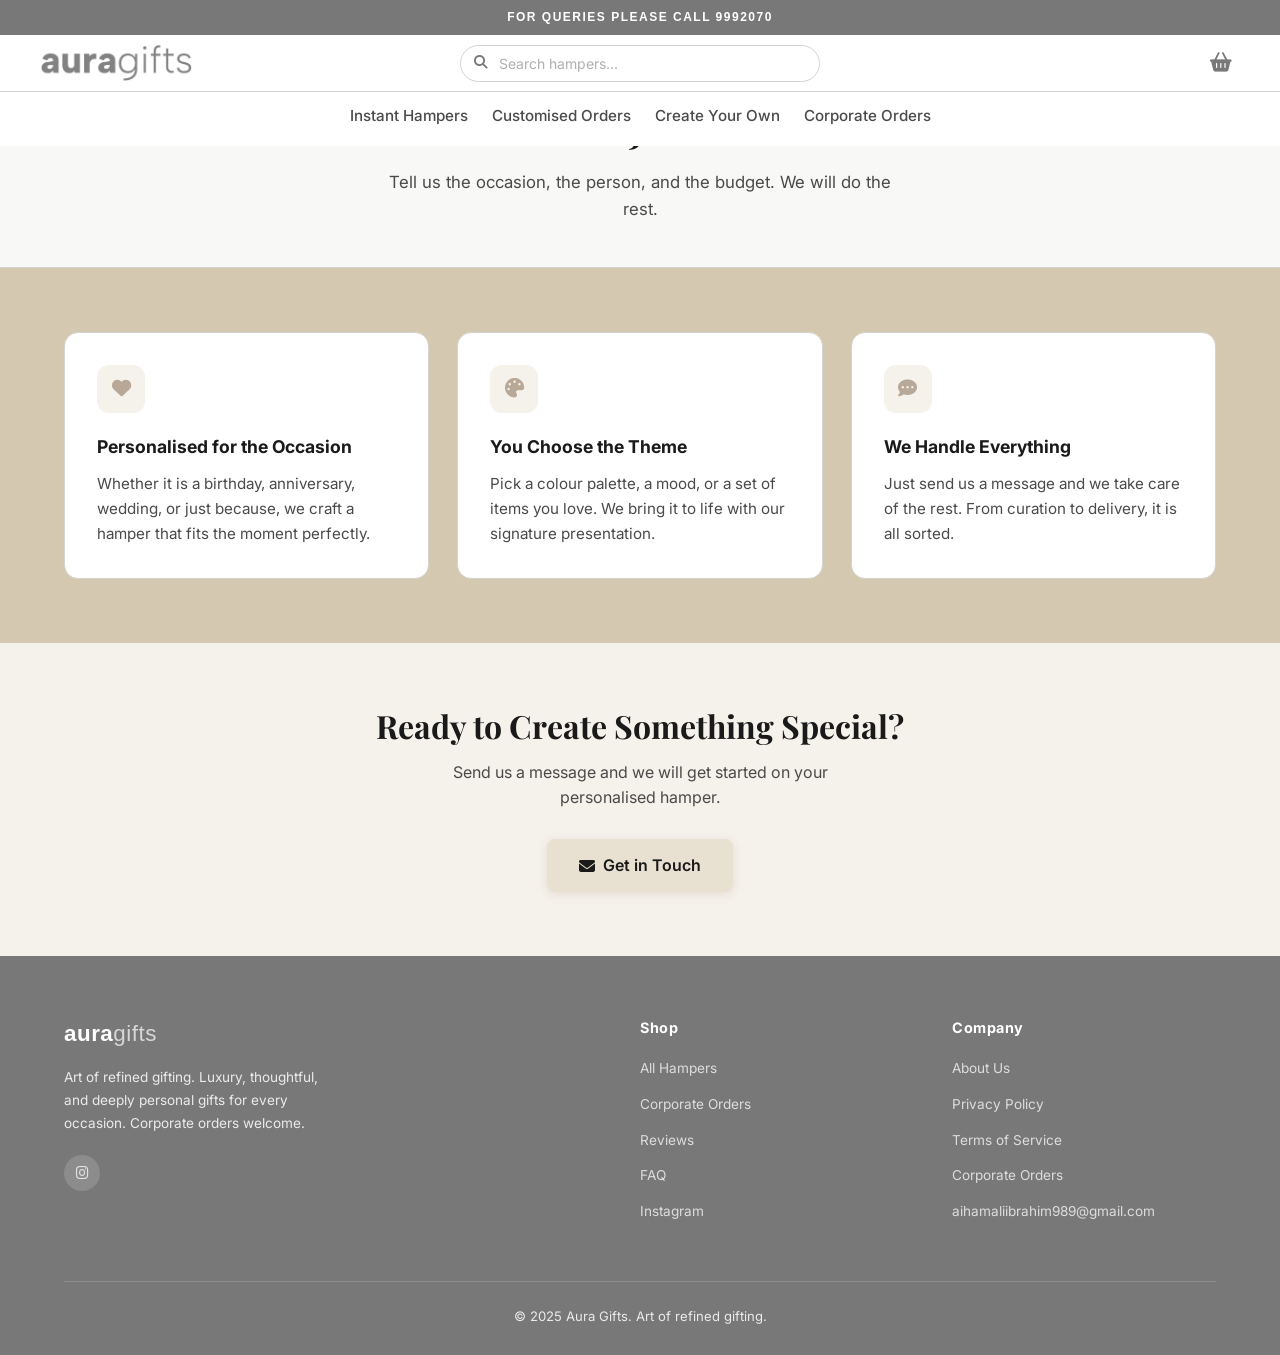
<file: pages/customised-orders.html>
<!DOCTYPE html>
<html lang="en">
<head>
    <meta charset="UTF-8">
    <meta name="viewport" content="width=device-width, initial-scale=1.0">
    <title>Customised Orders - Aura Gifts</title>
    <link rel="icon" href="../img/logos/auragiftslogo.jpeg" type="image/jpeg">
    <link rel="apple-touch-icon" href="../img/logos/auragiftslogo.jpeg">
    <link rel="preconnect" href="https://fonts.googleapis.com">
    <link rel="preconnect" href="https://fonts.gstatic.com" crossorigin>
    <link href="https://fonts.googleapis.com/css2?family=Inter:wght@300;400;500;600;700;800&family=Playfair+Display:wght@400;600;700&display=swap" rel="stylesheet">
    <link rel="stylesheet" href="https://cdnjs.cloudflare.com/ajax/libs/font-awesome/6.4.0/css/all.min.css">
    <link rel="stylesheet" href="../css/style.css?v=3">
</head>
<body>

    <header id="header">
        <div class="top-bar">FOR QUERIES PLEASE CALL 9992070</div>
        <div class="header-search-bar">
            <a href="../index.html" class="logo">
                <img src="../img/logos/auragiftswidelogo.jpeg" alt="Aura Gifts" class="logo-wide">
            </a>
            <div class="header-search-wrap">
                <i class="fas fa-search header-search-icon"></i>
                <input type="text" id="hamper-search" placeholder="Search hampers..." autocomplete="off">
            </div>
            <div class="header-right"><button class="cart-btn" onclick="toggleCart()"><i class="fas fa-shopping-basket"></i><span class="cart-count"></span></button><button class="hamburger" id="hamburger" onclick="toggleMobileMenu()" aria-label="Menu"><span></span><span></span><span></span></button></div>
        </div>
        <div class="container">
            <nav class="navbar" id="desktop-nav">
                <div class="nav-links">
                    <a href="hampers.html">Instant Hampers</a>
                    <a href="customised-orders.html">Customised Orders</a>
                    <a href="create-your-own.html">Create Your Own</a>
                    <a href="corporate-orders.html">Corporate Orders</a>
                </div>
            </nav>
        </div>
    </header>
    <!-- Mobile Menu -->
    <div class="mobile-menu" id="mobile-menu">
        <nav>
            <a href="hampers.html" onclick="closeMobileMenu()">Instant Hampers</a>
            <a href="customised-orders.html" onclick="closeMobileMenu()">Customised Orders</a>
            <a href="create-your-own.html" onclick="closeMobileMenu()">Create Your Own</a>
            <a href="corporate-orders.html" onclick="closeMobileMenu()">Corporate Orders</a>
            <a href="faq.html" onclick="closeMobileMenu()">FAQ</a>
            <a href="mailto:aihamaliibrahim989@gmail.com">Contact Us</a>
        </nav>
    </div>
    <div class="mobile-menu-overlay" id="mobile-menu-overlay" onclick="closeMobileMenu()"></div>

    <!-- Hero -->
    <div style="background:var(--off-white);border-bottom:1px solid var(--border-gray);padding:56px 0 44px;text-align:center;">
        <div class="container">
            <span class="section-label">Customised Orders</span>
            <h1 style="font-size:2.6rem;margin-top:10px;">A Gift Made Just for Them</h1>
            <p style="color:var(--text-mid);margin-top:12px;font-size:1.05rem;max-width:520px;margin-left:auto;margin-right:auto;">Tell us the occasion, the person, and the budget. We will do the rest.</p>
        </div>
    </div>

    <!-- Feature Cards -->
    <section style="padding:64px 0;">
        <div class="container">
            <div style="display:grid;grid-template-columns:repeat(auto-fit,minmax(260px,1fr));gap:28px;">

                <div style="padding:32px;border:1.5px solid var(--border-gray);border-radius:14px;background:var(--white);">
                    <div style="width:48px;height:48px;border-radius:12px;background:var(--gold-pale);display:flex;align-items:center;justify-content:center;margin-bottom:20px;">
                        <i class="fas fa-heart" style="color:var(--gold-dark);font-size:1.2rem;"></i>
                    </div>
                    <h3 style="font-size:1.1rem;font-weight:700;margin-bottom:10px;">Personalised for the Occasion</h3>
                    <p style="color:var(--text-mid);font-size:0.95rem;line-height:1.65;">Whether it is a birthday, anniversary, wedding, or just because, we craft a hamper that fits the moment perfectly.</p>
                </div>

                <div style="padding:32px;border:1.5px solid var(--border-gray);border-radius:14px;background:var(--white);">
                    <div style="width:48px;height:48px;border-radius:12px;background:var(--gold-pale);display:flex;align-items:center;justify-content:center;margin-bottom:20px;">
                        <i class="fas fa-palette" style="color:var(--gold-dark);font-size:1.2rem;"></i>
                    </div>
                    <h3 style="font-size:1.1rem;font-weight:700;margin-bottom:10px;">You Choose the Theme</h3>
                    <p style="color:var(--text-mid);font-size:0.95rem;line-height:1.65;">Pick a colour palette, a mood, or a set of items you love. We bring it to life with our signature presentation.</p>
                </div>

                <div style="padding:32px;border:1.5px solid var(--border-gray);border-radius:14px;background:var(--white);">
                    <div style="width:48px;height:48px;border-radius:12px;background:var(--gold-pale);display:flex;align-items:center;justify-content:center;margin-bottom:20px;">
                        <i class="fas fa-comment-dots" style="color:var(--gold-dark);font-size:1.2rem;"></i>
                    </div>
                    <h3 style="font-size:1.1rem;font-weight:700;margin-bottom:10px;">We Handle Everything</h3>
                    <p style="color:var(--text-mid);font-size:0.95rem;line-height:1.65;">Just send us a message and we take care of the rest. From curation to delivery, it is all sorted.</p>
                </div>

            </div>
        </div>
    </section>

    <!-- CTA -->
    <section style="background:var(--gold-pale);padding:64px 0;text-align:center;">
        <div class="container">
            <h2 style="font-size:2rem;margin-bottom:14px;">Ready to Create Something Special?</h2>
            <p style="color:var(--text-mid);font-size:1rem;max-width:460px;margin:0 auto 28px;">Send us a message and we will get started on your personalised hamper.</p>
            <a href="mailto:aihamaliibrahim989@gmail.com?subject=Customised%20Order%20Enquiry" class="btn btn-gold btn-lg">
                <i class="fas fa-envelope"></i> Get in Touch
            </a>
        </div>
    </section>

    <footer id="contact">
        <div class="container">
            <div class="footer-grid">
                <div class="footer-brand">
                    <a href="../index.html" class="logo">
                        <span style="font-family:''Avenir Next'',''Avenir'',''Nunito'',sans-serif;letter-spacing:0.5px;">
                            <span style="font-weight:800;color:white;">aura</span><span style="font-weight:400;color:rgba(255,255,255,0.7);">gifts</span>
                        </span>
                    </a>
                    <p style="margin-top:14px;">Art of refined gifting. Luxury, thoughtful, and deeply personal gifts for every occasion. Corporate orders welcome.</p>
                    <div class="footer-socials">
                        <a href="https://www.instagram.com/auragifts.mv/" target="_blank" class="social-btn" title="Instagram"><i class="fab fa-instagram"></i></a>
                    </div>
                </div>
                <div class="footer-col">
                    <h4>Shop</h4>
                    <ul class="footer-links">
                        <li><a href="hampers.html">All Hampers</a></li>
                        <li><a href="corporate-orders.html">Corporate Orders</a></li>
                        <li><a href="../index.html#testimonials">Reviews</a></li>
                        <li><a href="faq.html">FAQ</a></li>
                        <li><a href="https://www.instagram.com/auragifts.mv/" target="_blank">Instagram</a></li>
                    </ul>
                </div>
                <div class="footer-col">
                    <h4>Company</h4>
                    <ul class="footer-links">
                        <li><a href="#">About Us</a></li>
                        <li><a href="privacy.html">Privacy Policy</a></li>
                        <li><a href="terms.html">Terms of Service</a></li>
                        <li><a href="corporate-orders.html">Corporate Orders</a></li>
                        <li><a href="mailto:aihamaliibrahim989@gmail.com">aihamaliibrahim989@gmail.com</a></li>
                    </ul>
                </div>
            </div>
            <div class="footer-bottom" style="justify-content:center;">
                <p>&copy; 2025 Aura Gifts. Art of refined gifting.</p>
            </div>
        </div>
    </footer>

    <script>
        function goSearch(q) { window.location.href = 'search.html?q=' + q; }
        const input = document.getElementById('hamper-search');
        input.addEventListener('keydown', e => { if (e.key === 'Enter') { const q = input.value.trim(); if (q) goSearch(encodeURIComponent(q)); } });
        window.addEventListener('scroll', () => { document.getElementById('header').classList.toggle('scrolled', window.scrollY > 60); });
    </script>
    <script src="../js/cart.js"></script>


    <script>
        function toggleMobileMenu() {
            document.getElementById('mobile-menu').classList.toggle('open');
            document.getElementById('mobile-menu-overlay').classList.toggle('open');
            document.getElementById('hamburger').classList.toggle('open');
            document.body.style.overflow = document.getElementById('mobile-menu').classList.contains('open') ? 'hidden' : '';
        }
        function closeMobileMenu() {
            document.getElementById('mobile-menu').classList.remove('open');
            document.getElementById('mobile-menu-overlay').classList.remove('open');
            document.getElementById('hamburger').classList.remove('open');
            document.body.style.overflow = '';
        }
    </script></body>
</html>
</file>
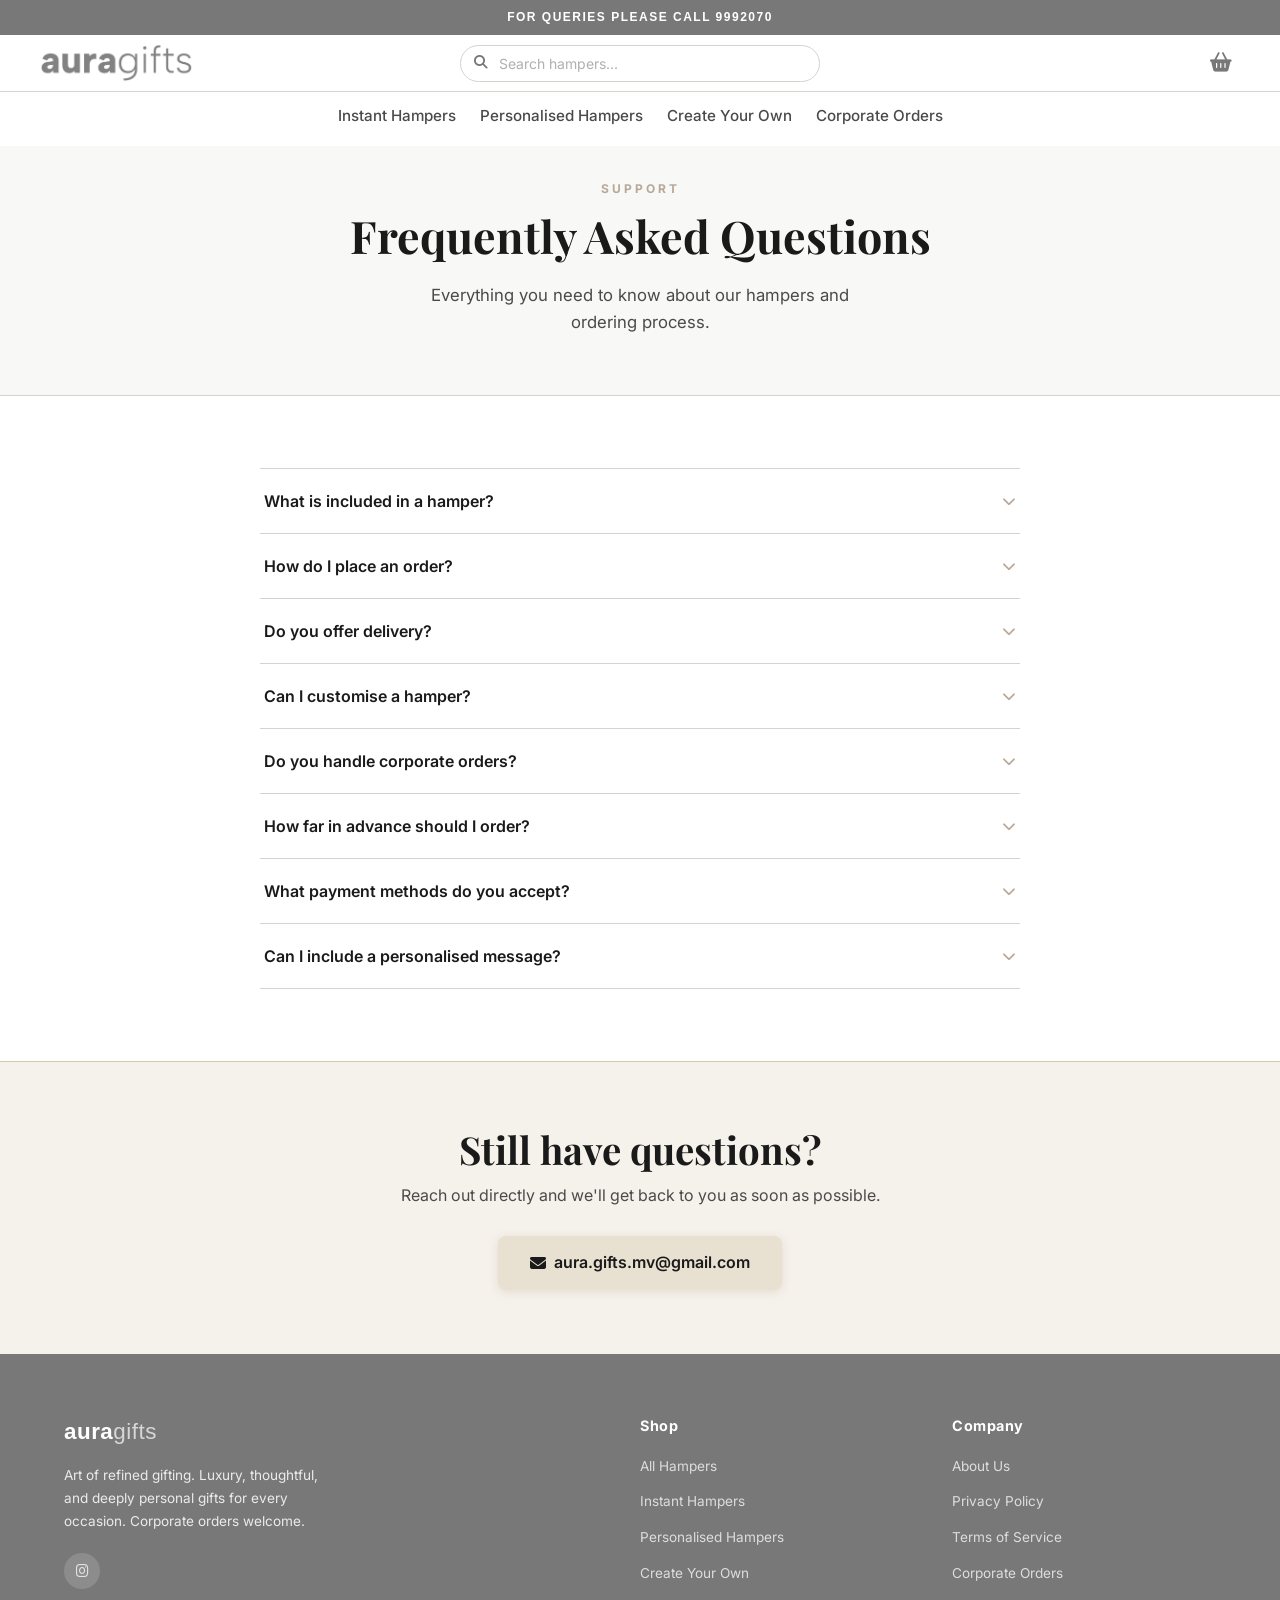
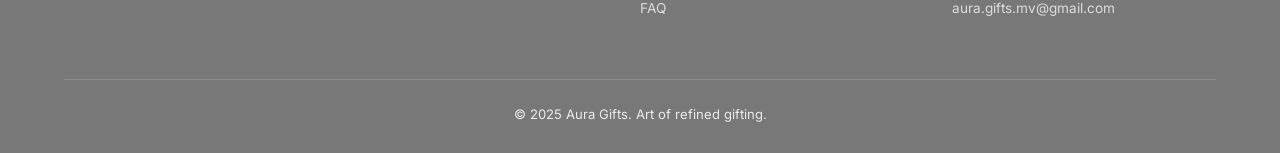
<file: pages/faq.html>
<!DOCTYPE html>
<html lang="en">
<head>
    <meta charset="UTF-8">
    <meta name="viewport" content="width=device-width, initial-scale=1.0">
    <title>FAQ - Aura Gifts</title>
    <meta name="description" content="Frequently asked questions about Aura Gifts hampers and ordering.">
    <link rel="icon" href="../img/logos/auragiftslogo.jpeg" type="image/jpeg">
    <link rel="apple-touch-icon" href="../img/logos/auragiftslogo.jpeg">
    <link rel="preconnect" href="https://fonts.googleapis.com">
    <link rel="preconnect" href="https://fonts.gstatic.com" crossorigin>
    <link href="https://fonts.googleapis.com/css2?family=Inter:wght@300;400;500;600;700;800&family=Playfair+Display:wght@400;600;700&display=swap" rel="stylesheet">
    <link rel="stylesheet" href="https://cdnjs.cloudflare.com/ajax/libs/font-awesome/6.4.0/css/all.min.css">
    <link rel="stylesheet" href="../css/style.css?v=2">
    <style>
        .faq-hero {
            padding: 40px 0 60px;
            background: var(--off-white);
            border-bottom: 1px solid var(--border-gray);
            text-align: center;
        }
        .faq-hero p {
            color: var(--text-mid);
            font-size: 1.05rem;
            max-width: 480px;
            margin: 12px auto 0;
        }

        .faq-section { padding: 72px 0; background: var(--white); }

        .faq-list { max-width: 760px; margin: 0 auto; }

        .faq-item {
            border-bottom: 1px solid var(--border-gray);
        }
        .faq-item:first-child { border-top: 1px solid var(--border-gray); }

        .faq-question {
            width: 100%; background: none; border: none;
            display: flex; justify-content: space-between; align-items: center;
            padding: 22px 4px; cursor: pointer;
            font-family: 'Inter', sans-serif; font-size: 1rem;
            font-weight: 600; color: var(--text-dark);
            text-align: left; gap: 16px;
            transition: color 0.2s;
        }
        .faq-question:hover { color: var(--gold-dark); }
        .faq-question i {
            color: var(--gold-dark); font-size: 0.85rem;
            flex-shrink: 0; transition: transform 0.3s ease;
        }
        .faq-item.open .faq-question i { transform: rotate(180deg); }

        .faq-answer {
            max-height: 0; overflow: hidden;
            transition: max-height 0.35s ease, padding 0.35s ease;
            padding: 0 4px;
        }
        .faq-item.open .faq-answer {
            max-height: 400px;
            padding-bottom: 20px;
        }
        .faq-answer p {
            color: var(--text-mid);
            font-size: 0.95rem;
            line-height: 1.75;
        }

        .faq-cta {
            background: var(--gold-pale);
            border-top: 1px solid var(--loading-dark);
            text-align: center;
            padding: 64px 0;
        }
        .faq-cta h2 { margin-bottom: 10px; }
        .faq-cta p { color: var(--text-mid); margin-bottom: 28px; }
    </style>
</head>
<body>

    <!-- Header -->
    <header id="header">
        <div class="top-bar">FOR QUERIES PLEASE CALL 9992070</div>
        <div class="header-search-bar">
            <a href="../index.html" class="logo">
                <img src="../img/logos/auragiftswidelogo.jpeg" alt="Aura Gifts" class="logo-wide">
            </a>
            <div class="header-search-wrap">
                <i class="fas fa-search header-search-icon"></i>
                <input type="text" id="hamper-search" placeholder="Search hampers..." autocomplete="off">
            </div>
            <div class="header-right"><button class="cart-btn" onclick="toggleCart()"><i class="fas fa-shopping-basket"></i><span class="cart-count"></span></button><button class="hamburger" id="hamburger" onclick="toggleMobileMenu()" aria-label="Menu"><span></span><span></span><span></span></button></div>
        </div>
        <div class="container">
            <nav class="navbar" id="desktop-nav">
                <div class="nav-links">
                    <a href="hampers.html">Instant Hampers</a>
                    <a href="personalised-hampers.html">Personalised Hampers</a>
                    <a href="create-your-own.html">Create Your Own</a>
                    <a href="corporate-orders.html">Corporate Orders</a>
                </div>
            </nav>
        </div>
    </header>
    <!-- Mobile Menu -->
    <div class="mobile-menu" id="mobile-menu">
        <nav>
            <a href="hampers.html" onclick="closeMobileMenu()">Instant Hampers</a>
            <a href="personalised-hampers.html" onclick="closeMobileMenu()">Personalised Hampers</a>
            <a href="create-your-own.html" onclick="closeMobileMenu()">Create Your Own</a>
            <a href="corporate-orders.html" onclick="closeMobileMenu()">Corporate Orders</a>
            <a href="faq.html" onclick="closeMobileMenu()">FAQ</a>
            <a href="mailto:aura.gifts.mv@gmail.com">Contact Us</a>
        </nav>
    </div>
    <div class="mobile-menu-overlay" id="mobile-menu-overlay" onclick="closeMobileMenu()"></div>

    <!-- FAQ Hero -->
    <div class="faq-hero">
        <div class="container">
            <span class="section-label">Support</span>
            <h1 style="font-size:2.8rem;">Frequently Asked Questions</h1>
            <p>Everything you need to know about our hampers and ordering process.</p>
        </div>
    </div>

    <!-- FAQ List -->
    <section class="faq-section">
        <div class="container">
            <div class="faq-list" id="faq-list">
                <!-- Populated by JS -->
            </div>
        </div>
    </section>

    <!-- CTA -->
    <section class="faq-cta">
        <div class="container">
            <h2>Still have questions?</h2>
            <p>Reach out directly and we'll get back to you as soon as possible.</p>
            <a href="mailto:aura.gifts.mv@gmail.com" class="btn btn-gold btn-lg">
                <i class="fas fa-envelope"></i> aura.gifts.mv@gmail.com
            </a>
        </div>
    </section>

    <!-- Footer -->
    <footer id="contact">
        <div class="container">
            <div class="footer-grid">
                <div class="footer-brand">
                    <a href="../index.html" class="logo">
                        <span style="font-family:''Avenir Next'',''Avenir'',''Nunito'',sans-serif;letter-spacing:0.5px;">
                            <span style="font-weight:800;color:white;">aura</span><span style="font-weight:400;color:rgba(255,255,255,0.7);">gifts</span>
                        </span>
                    </a>
                    <p style="margin-top:14px;">Art of refined gifting. Luxury, thoughtful, and deeply personal gifts for every occasion. Corporate orders welcome.</p>
                    <div class="footer-socials">
                        <a href="https://www.instagram.com/auragifts.mv/" target="_blank" class="social-btn" title="Instagram"><i class="fab fa-instagram"></i></a>
                    </div>
                </div>
                <div class="footer-col">
                    <h4>Shop</h4>
                    <ul class="footer-links">
                        <li><a href="hampers.html">All Hampers</a></li>
                        <li><a href="hampers.html">Instant Hampers</a></li>
                        <li><a href="personalised-hampers.html">Personalised Hampers</a></li>
                        <li><a href="create-your-own.html">Create Your Own</a></li>
                        <li><a href="faq.html">FAQ</a></li>
                    </ul>
                </div>
                <div class="footer-col">
                    <h4>Company</h4>
                    <ul class="footer-links">
                        <li><a href="about.html">About Us</a></li>
                        <li><a href="privacy.html">Privacy Policy</a></li>
                        <li><a href="terms.html">Terms of Service</a></li>
                        <li><a href="corporate-orders.html">Corporate Orders</a></li>
                        <li><a href="mailto:aura.gifts.mv@gmail.com">aura.gifts.mv@gmail.com</a></li>
                    </ul>
                </div>
            </div>
            <div class="footer-bottom" style="justify-content:center;">
                <p>&copy; 2025 Aura Gifts. Art of refined gifting.</p>
            </div>
        </div>
    </footer>

    <script>
        // ─── FAQ data ─────────────────────────────────────────────────
        // To add a question: copy one object and fill in q and a.
        const faqs = [
            {
                q: 'What is included in a hamper?',
                a: 'Each hamper is carefully curated with a selection of premium items. The exact contents vary by hamper, so check the individual hamper description for details, or feel free to enquire with us directly.',
            },
            {
                q: 'How do I place an order?',
                a: 'Browse our collection, click "Enquire" on the hamper you love, fill in your details, and send us a message. We will get back to you to confirm your order.',
            },
            {
                q: 'Do you offer delivery?',
                a: 'Yes, we offer free delivery across the Maldives. Contact us at aura.gifts.mv@gmail.com for specific delivery timelines based on your location.',
            },
            {
                q: 'Can I customise a hamper?',
                a: 'Absolutely. We offer fully bespoke hampers tailored to your occasion, preferences, and budget. Reach out to us via email to discuss your requirements.',
            },
            {
                q: 'Do you handle corporate orders?',
                a: 'Yes, we specialise in corporate gifting. Whether it\'s client appreciation, staff gifts, or event hampers, we can accommodate bulk orders with custom branding. Email us at aura.gifts.mv@gmail.com.',
            },
            {
                q: 'How far in advance should I order?',
                a: 'We recommend placing your order at least 3–5 days in advance to ensure availability and timely delivery. For large corporate orders, please allow more time.',
            },
            {
                q: 'What payment methods do you accept?',
                a: 'We accept bank transfers and other local payment methods. Payment details will be shared once your order is confirmed.',
            },
            {
                q: 'Can I include a personalised message?',
                a: 'Yes! When you enquire, simply include your message in the form and we will ensure it is beautifully presented with your hamper.',
            },
        ];

        function renderFaqs() {
            const list = document.getElementById('faq-list');
            list.innerHTML = faqs.map((f, i) => `
                <div class="faq-item" id="faq-${i}">
                    <button class="faq-question" onclick="toggleFaq(${i})">
                        <span>${f.q}</span>
                        <i class="fas fa-chevron-down"></i>
                    </button>
                    <div class="faq-answer">
                        <p>${f.a}</p>
                    </div>
                </div>
            `).join('');
        }

        function toggleFaq(index) {
            const item = document.getElementById('faq-' + index);
            const isOpen = item.classList.contains('open');
            // Close all
            document.querySelectorAll('.faq-item').forEach(el => el.classList.remove('open'));
            // Open clicked if it wasn't already open
            if (!isOpen) item.classList.add('open');
        }

        renderFaqs();

        // Header scroll
        window.addEventListener('scroll', () => {
            document.getElementById('header').classList.toggle('scrolled', window.scrollY > 60);
        });
    </script>
    <script src="../js/search.js"></script>
    <script src="../js/cart.js"></script>

    <script>
        function toggleMobileMenu() {
            document.getElementById('mobile-menu').classList.toggle('open');
            document.getElementById('mobile-menu-overlay').classList.toggle('open');
            document.getElementById('hamburger').classList.toggle('open');
            document.body.style.overflow = document.getElementById('mobile-menu').classList.contains('open') ? 'hidden' : '';
        }
        function closeMobileMenu() {
            document.getElementById('mobile-menu').classList.remove('open');
            document.getElementById('mobile-menu-overlay').classList.remove('open');
            document.getElementById('hamburger').classList.remove('open');
            document.body.style.overflow = '';
        }
    </script></body>
</html>
</file>
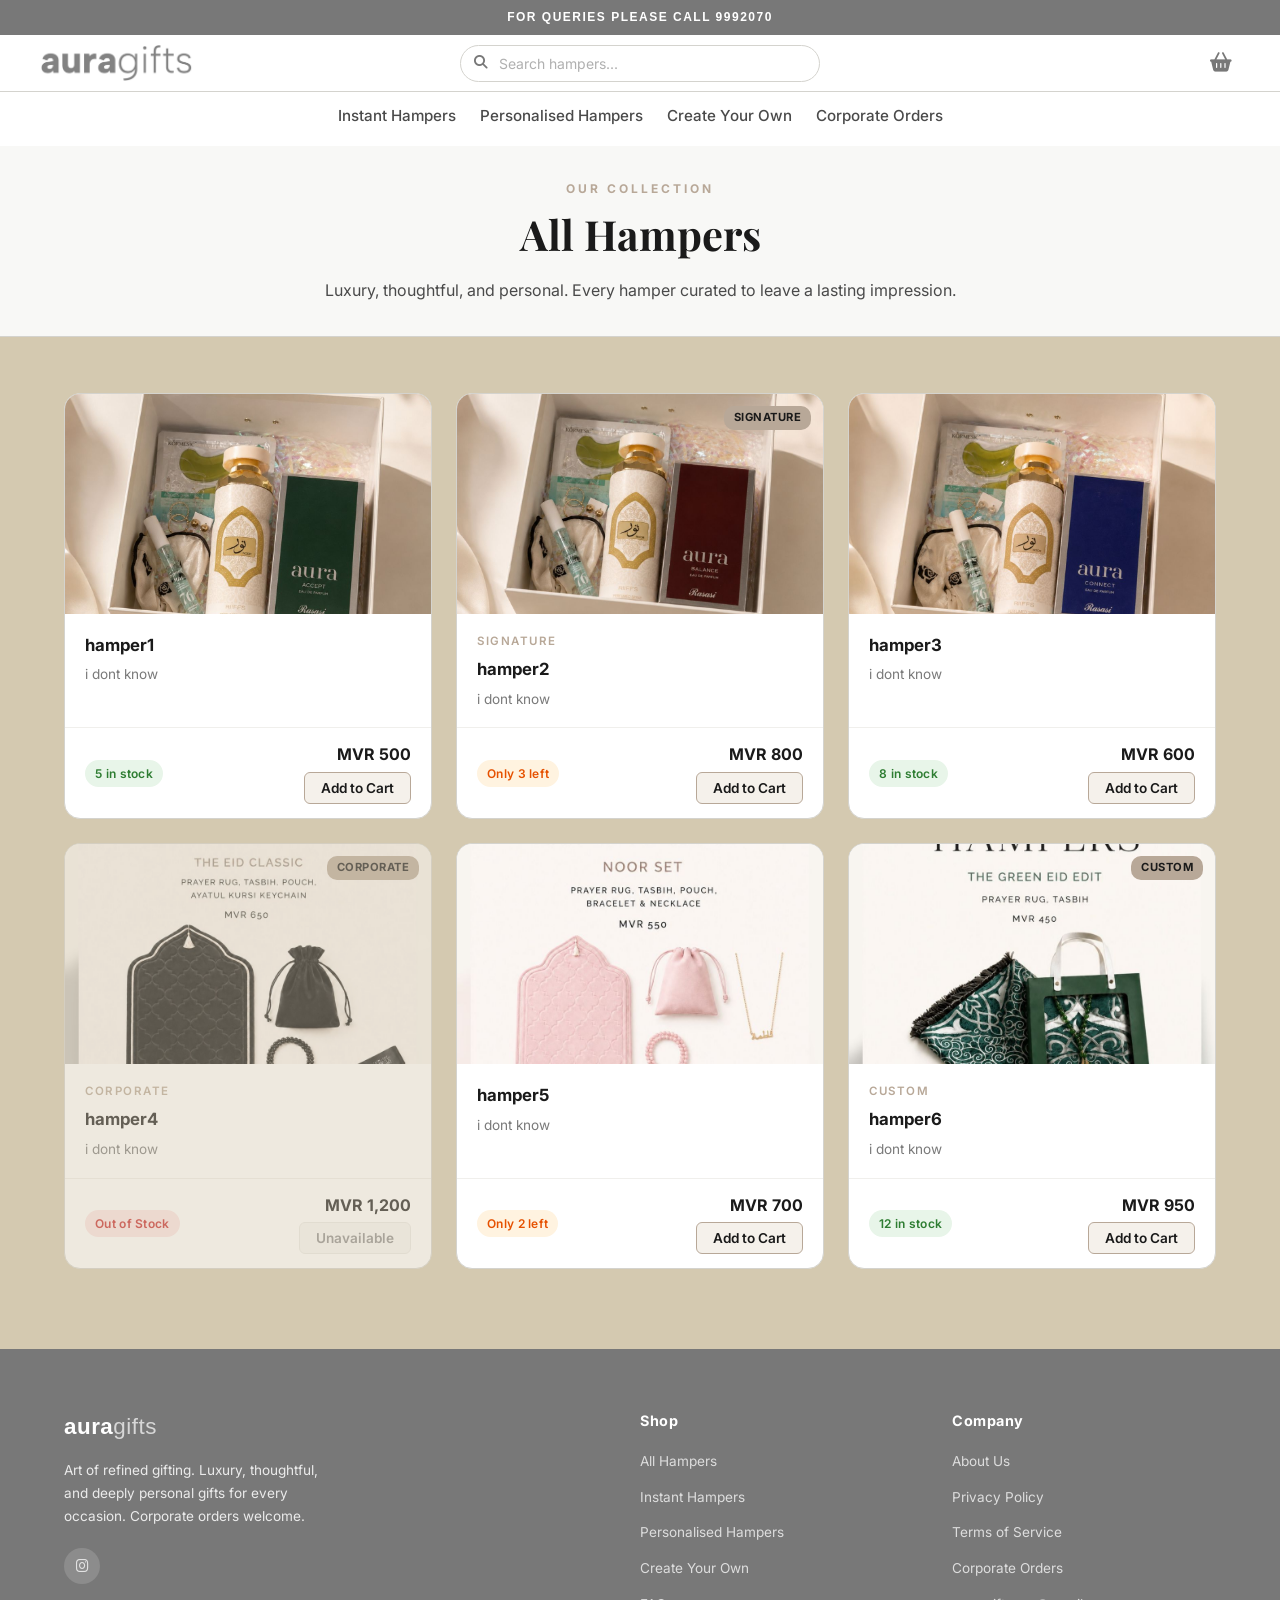
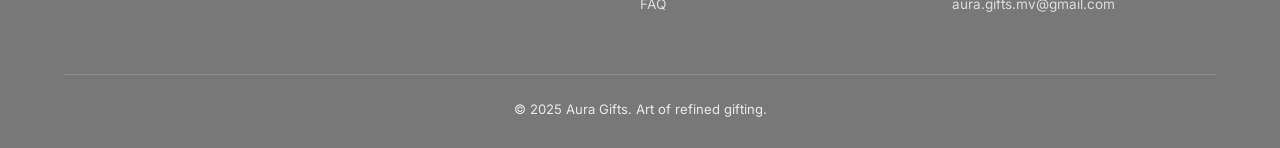
<file: pages/hampers.html>
<!DOCTYPE html>
<html lang="en">
<head>
    <meta charset="UTF-8">
    <meta name="viewport" content="width=device-width, initial-scale=1.0">
    <title>Shop - Aura Gifts</title>
    <meta name="description" content="Browse all Aura Gifts hampers. Luxury, thoughtful, and personal.">
    <link rel="icon" href="../img/logos/auragiftslogo.jpeg" type="image/jpeg">
    <link rel="apple-touch-icon" href="../img/logos/auragiftslogo.jpeg">
    <link rel="preconnect" href="https://fonts.googleapis.com">
    <link rel="preconnect" href="https://fonts.gstatic.com" crossorigin>
    <link href="https://fonts.googleapis.com/css2?family=Inter:wght@300;400;500;600;700;800&family=Playfair+Display:wght@400;600;700&display=swap" rel="stylesheet">
    <link rel="stylesheet" href="https://cdnjs.cloudflare.com/ajax/libs/font-awesome/6.4.0/css/all.min.css">
    <link rel="stylesheet" href="../css/style.css?v=4">
</head>
<body>

    <!-- Header -->
    <header id="header">
        <div class="top-bar">FOR QUERIES PLEASE CALL 9992070</div>
        <div class="header-search-bar">
            <a href="../index.html" class="logo">
                <img src="../img/logos/auragiftswidelogo.jpeg" alt="Aura Gifts" class="logo-wide">
            </a>
            <div class="header-search-wrap">
                <i class="fas fa-search header-search-icon"></i>
                <input type="text" id="hamper-search" placeholder="Search hampers..." autocomplete="off">
            </div>
            <div class="header-right"><button class="cart-btn" onclick="toggleCart()"><i class="fas fa-shopping-basket"></i><span class="cart-count"></span></button><button class="hamburger" id="hamburger" onclick="toggleMobileMenu()" aria-label="Menu"><span></span><span></span><span></span></button></div>
        </div>
        <div class="container">
            <nav class="navbar" id="desktop-nav">
                <div class="nav-links">
                    <a href="hampers.html">Instant Hampers</a>
                    <a href="personalised-hampers.html">Personalised Hampers</a>
                    <a href="create-your-own.html">Create Your Own</a>
                    <a href="corporate-orders.html">Corporate Orders</a>
                </div>
            </nav>
        </div>
    </header>
    <!-- Mobile Menu -->
    <div class="mobile-menu" id="mobile-menu">
        <nav>
            <a href="hampers.html" onclick="closeMobileMenu()">Instant Hampers</a>
            <a href="personalised-hampers.html" onclick="closeMobileMenu()">Personalised Hampers</a>
            <a href="create-your-own.html" onclick="closeMobileMenu()">Create Your Own</a>
            <a href="corporate-orders.html" onclick="closeMobileMenu()">Corporate Orders</a>
            <a href="faq.html" onclick="closeMobileMenu()">FAQ</a>
            <a href="mailto:aura.gifts.mv@gmail.com">Contact Us</a>
        </nav>
    </div>
    <div class="mobile-menu-overlay" id="mobile-menu-overlay" onclick="closeMobileMenu()"></div>

    <!-- Shop Hero -->
    <div class="page-top-offset" style="background:var(--off-white);border-bottom:1px solid var(--border-gray);padding:40px 0 32px;text-align:center;">
        <div class="container">
            <span class="section-label">Our Collection</span>
            <h1 style="font-size:2.6rem;">All Hampers</h1>
            <p style="color:var(--text-mid);margin-top:8px;font-size:1rem;">Luxury, thoughtful, and personal. Every hamper curated to leave a lasting impression.</p>
        </div>
    </div>

    <!-- Hampers Grid -->
    <section style="padding:56px 0 80px;">
        <div class="container">
            <div class="products-grid" id="shop-grid"></div>
        </div>
    </section>

    <!-- Footer -->
    <footer id="contact">
        <div class="container">
            <div class="footer-grid">
                <div class="footer-brand">
                    <a href="../index.html" class="logo">
                        <span style="font-family:''Avenir Next'',''Avenir'',''Nunito'',sans-serif;letter-spacing:0.5px;">
                            <span style="font-weight:800;color:white;">aura</span><span style="font-weight:400;color:rgba(255,255,255,0.7);">gifts</span>
                        </span>
                    </a>
                    <p style="margin-top:14px;">Art of refined gifting. Luxury, thoughtful, and deeply personal gifts for every occasion. Corporate orders welcome.</p>
                    <div class="footer-socials">
                        <a href="https://www.instagram.com/auragifts.mv/" target="_blank" class="social-btn" title="Instagram"><i class="fab fa-instagram"></i></a>
                    </div>
                </div>
                <div class="footer-col">
                    <h4>Shop</h4>
                    <ul class="footer-links">
                        <li><a href="hampers.html">All Hampers</a></li>
                        <li><a href="hampers.html">Instant Hampers</a></li>
                        <li><a href="personalised-hampers.html">Personalised Hampers</a></li>
                        <li><a href="create-your-own.html">Create Your Own</a></li>
                        <li><a href="faq.html">FAQ</a></li>
                    </ul>
                </div>
                <div class="footer-col">
                    <h4>Company</h4>
                    <ul class="footer-links">
                        <li><a href="about.html">About Us</a></li>
                        <li><a href="privacy.html">Privacy Policy</a></li>
                        <li><a href="terms.html">Terms of Service</a></li>
                        <li><a href="corporate-orders.html">Corporate Orders</a></li>
                        <li><a href="mailto:aura.gifts.mv@gmail.com">aura.gifts.mv@gmail.com</a></li>
                    </ul>
                </div>
            </div>
            <div class="footer-bottom" style="justify-content:center;">
                <p>&copy; 2025 Aura Gifts. Art of refined gifting.</p>
            </div>
        </div>
    </footer>

    <script>
        // Hampers data — keep in sync with js/main.js
        const hampers = [
            { name: 'hamper1', desc: 'i dont know', img: '../img/hampers/hamper1.jpeg', badge: '', stock: 5, price: 'MVR 500' },
            { name: 'hamper2', desc: 'i dont know', img: '../img/hampers/hamper2.jpeg', badge: 'Signature', stock: 3, price: 'MVR 800' },
            { name: 'hamper3', desc: 'i dont know', img: '../img/hampers/hamper3.jpeg', badge: null, stock: 8, price: 'MVR 600' },
            { name: 'hamper4', desc: 'i dont know', img: '../img/hampers/hamper4.jpeg', badge: 'Corporate', stock: 0, price: 'MVR 1,200' },
            { name: 'hamper5', desc: 'i dont know', img: '../img/hampers/hamper5.jpeg', badge: null, stock: 2, price: 'MVR 700' },
            { name: 'hamper6', desc: 'i dont know', img: '../img/hampers/hamper6.jpeg', badge: 'Custom', stock: 12, price: 'MVR 950' },
        ];

        function hamperCardHTML(h, index) {
            const inStock = h.stock > 0;
            const stockLabel = h.stock === 0
                ? `<span class="stock-pill out">Out of Stock</span>`
                : h.stock <= 3
                ? `<span class="stock-pill low">Only ${h.stock} left</span>`
                : `<span class="stock-pill in">${h.stock} in stock</span>`;
            return `
            <div class="product-card ${!inStock ? 'out-of-stock' : ''}" onclick="${inStock ? `openModal(${index})` : ''}">
                <div class="product-img">
                    <img src="${h.img}" alt="${h.name}" loading="lazy">
                    ${h.badge ? `<span class="product-badge">${h.badge}</span>` : ''}
                </div>
                <div class="product-body">
                    ${h.badge ? `<div class="product-tag">${h.badge}</div>` : ''}
                    <div class="product-name">${h.name}</div>
                    <div class="product-desc">${h.desc}</div>
                </div>
                <div class="product-footer">
                    ${stockLabel}
                    <div style="display:flex;flex-direction:column;align-items:flex-end;gap:4px;">
                        <span style="font-weight:700;font-size:1rem;color:var(--text-dark);">${h.price}</span>
                        <button class="btn-add" ${!inStock ? 'disabled' : ''} onclick="event.stopPropagation(); ${inStock ? `addToCart(${index})` : ''}">
                            ${inStock ? 'Add to Cart' : 'Unavailable'}
                        </button>
                    </div>
                </div>
            </div>`;
        }

        document.getElementById('shop-grid').innerHTML = hampers.map((h, i) => hamperCardHTML(h, i)).join('');

        // addToCart — calls saveCart/updateCartCount/renderCart/openCart from cart.js
        function addToCart(index) {
            const h = hampers[index];
            const existing = cart.find(item => item.index === index);
            const currentQty = existing ? existing.qty : 0;
            if (currentQty >= h.stock) {
                showCartToastWarning(`Only ${h.stock} of "${h.name}" available`);
                return;
            }
            const normalizedImg = h.img.replace(/^\.\.\//, '');
            if (existing) { existing.qty += 1; }
            else { cart.push({ index, name: h.name, price: h.price, img: normalizedImg, qty: 1, stock: h.stock }); }
            saveCart(); updateCartCount(); renderCart();
            showCartToast(h.name);
        }

        function showCartToast(name) {
            const old = document.getElementById('cart-toast');
            if (old) old.remove();
            const toast = document.createElement('div');
            toast.id = 'cart-toast';
            toast.className = 'cart-toast';
            toast.innerHTML = `
                <div class="cart-toast-label">
                    <i class="fas fa-check-circle"></i>
                    <span>${name} added to cart</span>
                </div>
                <div class="cart-toast-bar-wrap">
                    <div class="cart-toast-bar"></div>
                </div>
            `;
            document.body.appendChild(toast);
            requestAnimationFrame(() => requestAnimationFrame(() => toast.classList.add('show')));
            setTimeout(() => { toast.classList.remove('show'); setTimeout(() => toast.remove(), 300); }, 1800);
        }

        function showCartToastWarning(msg) {
            const old = document.getElementById('cart-toast');
            if (old) old.remove();
            const toast = document.createElement('div');
            toast.id = 'cart-toast';
            toast.className = 'cart-toast warning';
            toast.innerHTML = `
                <div class="cart-toast-label">
                    <i class="fas fa-exclamation-circle"></i>
                    <span>${msg}</span>
                </div>
                <div class="cart-toast-bar-wrap">
                    <div class="cart-toast-bar"></div>
                </div>
            `;
            document.body.appendChild(toast);
            requestAnimationFrame(() => requestAnimationFrame(() => toast.classList.add('show')));
            setTimeout(() => { toast.classList.remove('show'); setTimeout(() => toast.remove(), 300); }, 1800);
        }

        // Search
        function goSearch(q) { window.location.href = 'search.html?q=' + q; }
        const input = document.getElementById('hamper-search');
        const dropdown = document.getElementById('search-dropdown');

        function getMatches(query) {
            const words = query.toLowerCase().split(/\s+/).filter(Boolean);
            return hampers.filter(h => {
                const s = [h.name, h.badge || '', h.desc].join(' ').toLowerCase();
                return words.every(w => s.includes(w));
            });
        }

        input.addEventListener('input', function() {
            const q = this.value.trim();
            if (!q) { dropdown.innerHTML = ''; dropdown.classList.remove('open'); return; }
            const matches = getMatches(q);
            if (!matches.length) {
                dropdown.innerHTML = `<div class="search-dd-item search-dd-none">No results for "${q}"</div>`;
            } else {
                dropdown.innerHTML = matches.map(h => `
                    <div class="search-dd-item" onclick="goSearch('${encodeURIComponent(h.name)}')">
                        <i class="fas fa-gift" style="color:var(--gold-dark);font-size:0.85rem;flex-shrink:0;"></i>
                        <div><div class="search-dd-name">${h.name}</div>${h.badge ? `<div class="search-dd-badge">${h.badge}</div>` : ''}</div>
                    </div>`).join('');
                dropdown.innerHTML += `<div class="search-dd-item search-dd-all" onclick="goSearch('${encodeURIComponent(q)}')"><i class="fas fa-search"></i> See all results for "<strong>${q}</strong>"</div>`;
            }
            dropdown.classList.add('open');
        });

        input.addEventListener('keydown', e => {
            if (e.key === 'Enter') { const q = input.value.trim(); if (q) goSearch(encodeURIComponent(q)); }
            if (e.key === 'Escape') { dropdown.innerHTML = ''; dropdown.classList.remove('open'); }
        });

        document.addEventListener('click', e => {
            if (!input.closest('.header-search-wrap').contains(e.target)) { dropdown.innerHTML = ''; dropdown.classList.remove('open'); }
        });

        // Modal (enquiry)
        let currentHamper = null;
        function openModal(index) {
            currentHamper = hampers[index];
            if (!currentHamper) return;
            document.getElementById('modal-title').textContent = currentHamper.name;
            document.getElementById('modal-tag').textContent = currentHamper.desc;
            document.getElementById('modal-sender').value = '';
            document.getElementById('modal-recipient').value = '';
            document.getElementById('modal-message').value = '';
            document.getElementById('modal-overlay').classList.add('open');
            document.body.style.overflow = 'hidden';
        }
        function closeModal() { document.getElementById('modal-overlay').classList.remove('open'); document.body.style.overflow = ''; }
        function closeModalOnBg(e) { if (e.target === document.getElementById('modal-overlay')) closeModal(); }
        function handleEnquiry() {
            const name = document.getElementById('modal-sender').value.trim();
            const email = document.getElementById('modal-recipient').value.trim();
            if (!name || !email) { alert('Please fill in your name and email.'); return; }
            const subject = encodeURIComponent('Hamper Enquiry ' + currentHamper.name);
            const body = encodeURIComponent('Hi Aura Gifts,\n\nI am interested in: ' + currentHamper.name + '\n\nName: ' + name + '\nEmail: ' + email + '\n\nMessage:\n' + document.getElementById('modal-message').value);
            window.location.href = 'mailto:aura.gifts.mv@gmail.com?subject=' + subject + '&body=' + body;
            closeModal();
        }
        document.addEventListener('keydown', e => { if (e.key === 'Escape') { closeModal(); closeCart(); } });

        window.addEventListener('scroll', () => {
            document.getElementById('header').classList.toggle('scrolled', window.scrollY > 60);
        });
    </script>

    <!-- Enquiry Modal -->
    <div class="modal-overlay" id="modal-overlay" onclick="closeModalOnBg(event)">
        <div class="modal" id="modal">
            <button class="modal-close" onclick="closeModal()"><i class="fas fa-times"></i></button>
            <div class="modal-header-block"><div class="modal-icon"><i class="fas fa-gift"></i></div></div>
            <h3 id="modal-title">Hamper</h3>
            <p class="modal-price" id="modal-tag"></p>
            <div class="delivery-form">
                <label>Your Name</label>
                <input type="text" placeholder="Your name" id="modal-sender">
                <label>Your Email</label>
                <input type="email" placeholder="your@email.com" id="modal-recipient">
                <label>Message / Special Requests (optional)</label>
                <textarea placeholder="Tell us about the occasion, quantity, or any special requirements..." id="modal-message"></textarea>
            </div>
            <div class="modal-footer">
                <button class="btn btn-gold btn-lg" style="width:100%;justify-content:center;" onclick="handleEnquiry()">
                    <i class="fas fa-paper-plane"></i> Send Enquiry
                </button>
                <p style="text-align:center;margin-top:10px;font-size:0.78rem;color:var(--text-light);">
                    We'll get back to you at <strong>aura.gifts.mv@gmail.com</strong>
                </p>
            </div>
        </div>
    </div>

    <script src="../js/cart.js"></script>

    <script>
        function toggleMobileMenu() {
            document.getElementById('mobile-menu').classList.toggle('open');
            document.getElementById('mobile-menu-overlay').classList.toggle('open');
            document.getElementById('hamburger').classList.toggle('open');
            document.body.style.overflow = document.getElementById('mobile-menu').classList.contains('open') ? 'hidden' : '';
        }
        function closeMobileMenu() {
            document.getElementById('mobile-menu').classList.remove('open');
            document.getElementById('mobile-menu-overlay').classList.remove('open');
            document.getElementById('hamburger').classList.remove('open');
            document.body.style.overflow = '';
        }
    </script></body>
</html>
</file>
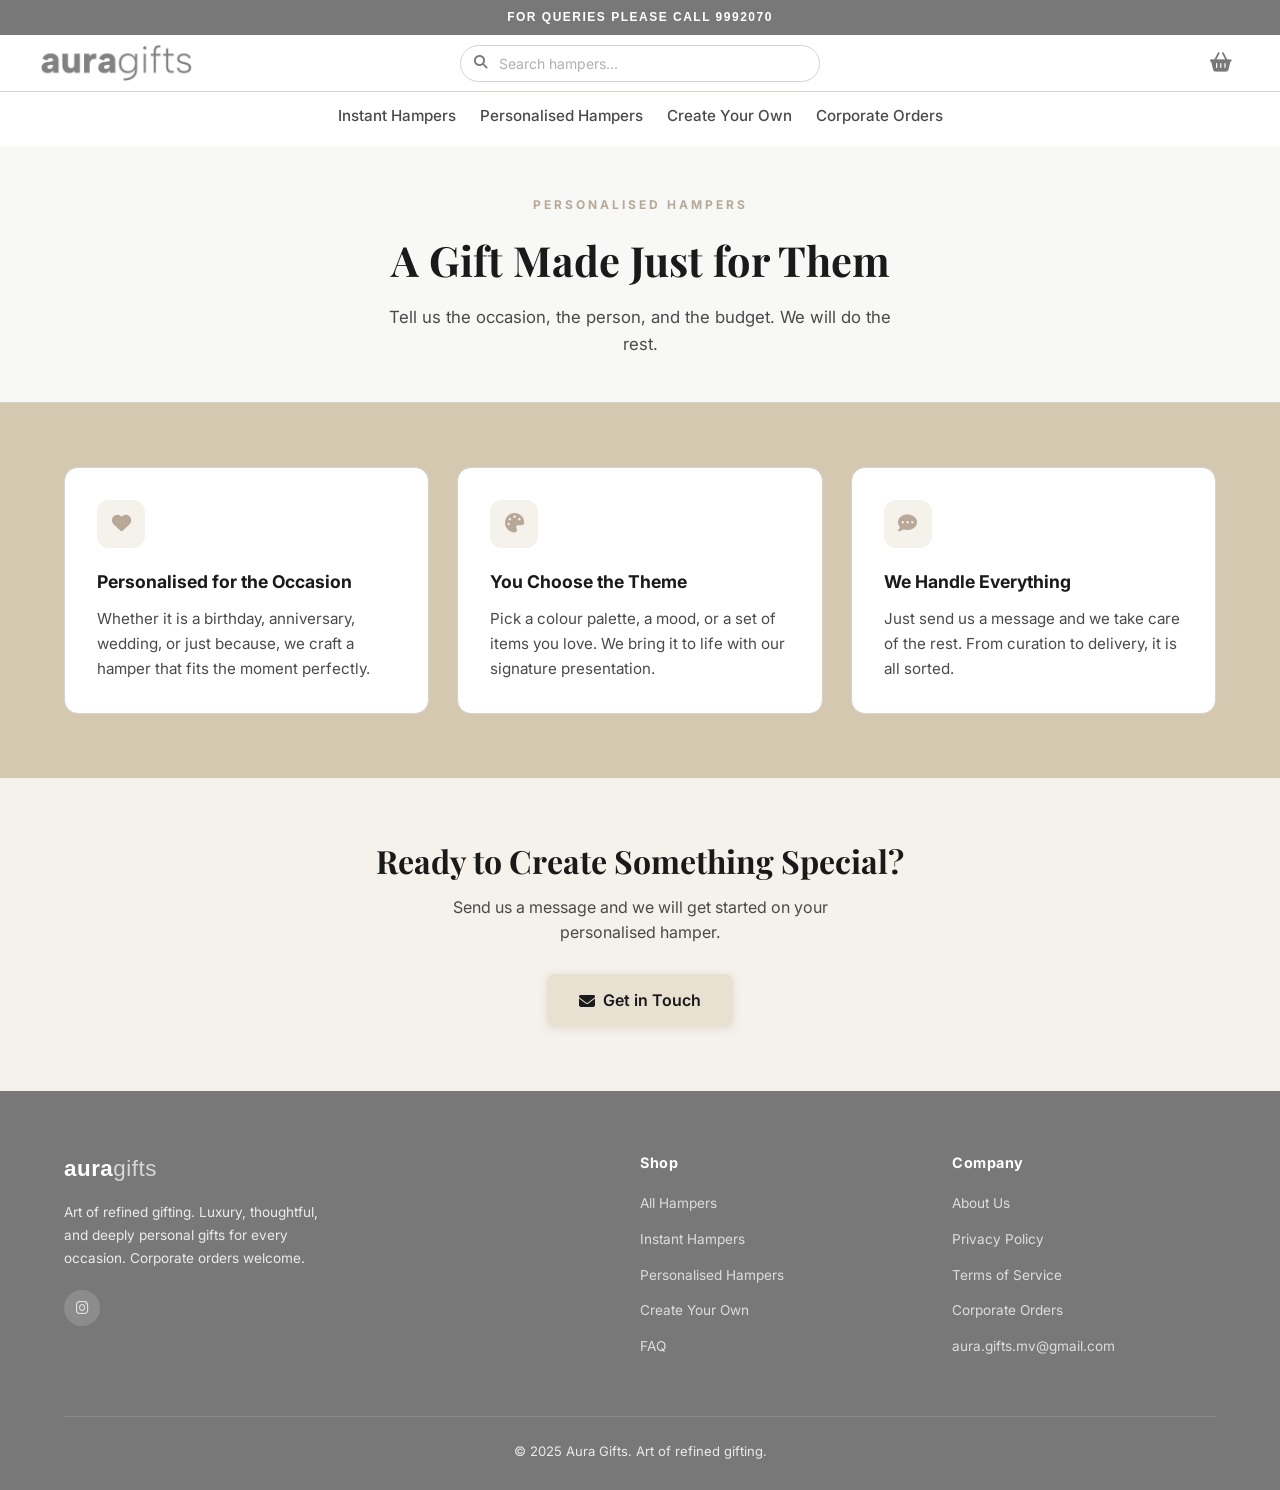
<file: pages/personalised-hampers.html>
<!DOCTYPE html>
<html lang="en">
<head>
    <meta charset="UTF-8">
    <meta name="viewport" content="width=device-width, initial-scale=1.0">
    <title>Personalised Hampers - Aura Gifts</title>
    <link rel="icon" href="../img/logos/auragiftslogo.jpeg" type="image/jpeg">
    <link rel="apple-touch-icon" href="../img/logos/auragiftslogo.jpeg">
    <link rel="preconnect" href="https://fonts.googleapis.com">
    <link rel="preconnect" href="https://fonts.gstatic.com" crossorigin>
    <link href="https://fonts.googleapis.com/css2?family=Inter:wght@300;400;500;600;700;800&family=Playfair+Display:wght@400;600;700&display=swap" rel="stylesheet">
    <link rel="stylesheet" href="https://cdnjs.cloudflare.com/ajax/libs/font-awesome/6.4.0/css/all.min.css">
    <link rel="stylesheet" href="../css/style.css?v=4">
</head>
<body>

    <header id="header">
        <div class="top-bar">FOR QUERIES PLEASE CALL 9992070</div>
        <div class="header-search-bar">
            <a href="../index.html" class="logo">
                <img src="../img/logos/auragiftswidelogo.jpeg" alt="Aura Gifts" class="logo-wide">
            </a>
            <div class="header-search-wrap">
                <i class="fas fa-search header-search-icon"></i>
                <input type="text" id="hamper-search" placeholder="Search hampers..." autocomplete="off">
            </div>
            <div class="header-right"><button class="cart-btn" onclick="toggleCart()"><i class="fas fa-shopping-basket"></i><span class="cart-count"></span></button><button class="hamburger" id="hamburger" onclick="toggleMobileMenu()" aria-label="Menu"><span></span><span></span><span></span></button></div>
        </div>
        <div class="container">
            <nav class="navbar" id="desktop-nav">
                <div class="nav-links">
                    <a href="hampers.html">Instant Hampers</a>
                    <a href="personalised-hampers.html">Personalised Hampers</a>
                    <a href="create-your-own.html">Create Your Own</a>
                    <a href="corporate-orders.html">Corporate Orders</a>
                </div>
            </nav>
        </div>
    </header>
    <!-- Mobile Menu -->
    <div class="mobile-menu" id="mobile-menu">
        <nav>
            <a href="hampers.html" onclick="closeMobileMenu()">Instant Hampers</a>
            <a href="personalised-hampers.html" onclick="closeMobileMenu()">Personalised Hampers</a>
            <a href="create-your-own.html" onclick="closeMobileMenu()">Create Your Own</a>
            <a href="corporate-orders.html" onclick="closeMobileMenu()">Corporate Orders</a>
            <a href="faq.html" onclick="closeMobileMenu()">FAQ</a>
            <a href="mailto:aura.gifts.mv@gmail.com">Contact Us</a>
        </nav>
    </div>
    <div class="mobile-menu-overlay" id="mobile-menu-overlay" onclick="closeMobileMenu()"></div>

    <!-- Hero -->
    <div class="page-top-offset" style="background:var(--off-white);border-bottom:1px solid var(--border-gray);padding:56px 0 44px;text-align:center;">
        <div class="container">
            <span class="section-label">Personalised Hampers</span>
            <h1 style="font-size:2.6rem;margin-top:10px;">A Gift Made Just for Them</h1>
            <p style="color:var(--text-mid);margin-top:12px;font-size:1.05rem;max-width:520px;margin-left:auto;margin-right:auto;">Tell us the occasion, the person, and the budget. We will do the rest.</p>
        </div>
    </div>

    <!-- Feature Cards -->
    <section style="padding:64px 0;">
        <div class="container">
            <div style="display:grid;grid-template-columns:repeat(auto-fit,minmax(260px,1fr));gap:28px;">

                <div style="padding:32px;border:1.5px solid var(--border-gray);border-radius:14px;background:var(--white);">
                    <div style="width:48px;height:48px;border-radius:12px;background:var(--gold-pale);display:flex;align-items:center;justify-content:center;margin-bottom:20px;">
                        <i class="fas fa-heart" style="color:var(--gold-dark);font-size:1.2rem;"></i>
                    </div>
                    <h3 style="font-size:1.1rem;font-weight:700;margin-bottom:10px;">Personalised for the Occasion</h3>
                    <p style="color:var(--text-mid);font-size:0.95rem;line-height:1.65;">Whether it is a birthday, anniversary, wedding, or just because, we craft a hamper that fits the moment perfectly.</p>
                </div>

                <div style="padding:32px;border:1.5px solid var(--border-gray);border-radius:14px;background:var(--white);">
                    <div style="width:48px;height:48px;border-radius:12px;background:var(--gold-pale);display:flex;align-items:center;justify-content:center;margin-bottom:20px;">
                        <i class="fas fa-palette" style="color:var(--gold-dark);font-size:1.2rem;"></i>
                    </div>
                    <h3 style="font-size:1.1rem;font-weight:700;margin-bottom:10px;">You Choose the Theme</h3>
                    <p style="color:var(--text-mid);font-size:0.95rem;line-height:1.65;">Pick a colour palette, a mood, or a set of items you love. We bring it to life with our signature presentation.</p>
                </div>

                <div style="padding:32px;border:1.5px solid var(--border-gray);border-radius:14px;background:var(--white);">
                    <div style="width:48px;height:48px;border-radius:12px;background:var(--gold-pale);display:flex;align-items:center;justify-content:center;margin-bottom:20px;">
                        <i class="fas fa-comment-dots" style="color:var(--gold-dark);font-size:1.2rem;"></i>
                    </div>
                    <h3 style="font-size:1.1rem;font-weight:700;margin-bottom:10px;">We Handle Everything</h3>
                    <p style="color:var(--text-mid);font-size:0.95rem;line-height:1.65;">Just send us a message and we take care of the rest. From curation to delivery, it is all sorted.</p>
                </div>

            </div>
        </div>
    </section>

    <!-- CTA -->
    <section style="background:var(--gold-pale);padding:64px 0;text-align:center;">
        <div class="container">
            <h2 style="font-size:2rem;margin-bottom:14px;">Ready to Create Something Special?</h2>
            <p style="color:var(--text-mid);font-size:1rem;max-width:460px;margin:0 auto 28px;">Send us a message and we will get started on your personalised hamper.</p>
            <a href="mailto:aura.gifts.mv@gmail.com?subject=Customised%20Order%20Enquiry" class="btn btn-gold btn-lg">
                <i class="fas fa-envelope"></i> Get in Touch
            </a>
        </div>
    </section>

    <footer id="contact">
        <div class="container">
            <div class="footer-grid">
                <div class="footer-brand">
                    <a href="../index.html" class="logo">
                        <span style="font-family:''Avenir Next'',''Avenir'',''Nunito'',sans-serif;letter-spacing:0.5px;">
                            <span style="font-weight:800;color:white;">aura</span><span style="font-weight:400;color:rgba(255,255,255,0.7);">gifts</span>
                        </span>
                    </a>
                    <p style="margin-top:14px;">Art of refined gifting. Luxury, thoughtful, and deeply personal gifts for every occasion. Corporate orders welcome.</p>
                    <div class="footer-socials">
                        <a href="https://www.instagram.com/auragifts.mv/" target="_blank" class="social-btn" title="Instagram"><i class="fab fa-instagram"></i></a>
                    </div>
                </div>
                <div class="footer-col">
                    <h4>Shop</h4>
                    <ul class="footer-links">
                        <li><a href="hampers.html">All Hampers</a></li>
                        <li><a href="hampers.html">Instant Hampers</a></li>
                        <li><a href="personalised-hampers.html">Personalised Hampers</a></li>
                        <li><a href="create-your-own.html">Create Your Own</a></li>
                        <li><a href="faq.html">FAQ</a></li>
                    </ul>
                </div>
                <div class="footer-col">
                    <h4>Company</h4>
                    <ul class="footer-links">
                        <li><a href="about.html">About Us</a></li>
                        <li><a href="privacy.html">Privacy Policy</a></li>
                        <li><a href="terms.html">Terms of Service</a></li>
                        <li><a href="corporate-orders.html">Corporate Orders</a></li>
                        <li><a href="mailto:aura.gifts.mv@gmail.com">aura.gifts.mv@gmail.com</a></li>
                    </ul>
                </div>
            </div>
            <div class="footer-bottom" style="justify-content:center;">
                <p>&copy; 2025 Aura Gifts. Art of refined gifting.</p>
            </div>
        </div>
    </footer>

    <script>
        function goSearch(q) { window.location.href = 'search.html?q=' + q; }
        const input = document.getElementById('hamper-search');
        input.addEventListener('keydown', e => { if (e.key === 'Enter') { const q = input.value.trim(); if (q) goSearch(encodeURIComponent(q)); } });
        window.addEventListener('scroll', () => { document.getElementById('header').classList.toggle('scrolled', window.scrollY > 60); });
    </script>
    <script src="../js/cart.js"></script>


    <script>
        function toggleMobileMenu() {
            document.getElementById('mobile-menu').classList.toggle('open');
            document.getElementById('mobile-menu-overlay').classList.toggle('open');
            document.getElementById('hamburger').classList.toggle('open');
            document.body.style.overflow = document.getElementById('mobile-menu').classList.contains('open') ? 'hidden' : '';
        }
        function closeMobileMenu() {
            document.getElementById('mobile-menu').classList.remove('open');
            document.getElementById('mobile-menu-overlay').classList.remove('open');
            document.getElementById('hamburger').classList.remove('open');
            document.body.style.overflow = '';
        }
    </script></body>
</html>
</file>
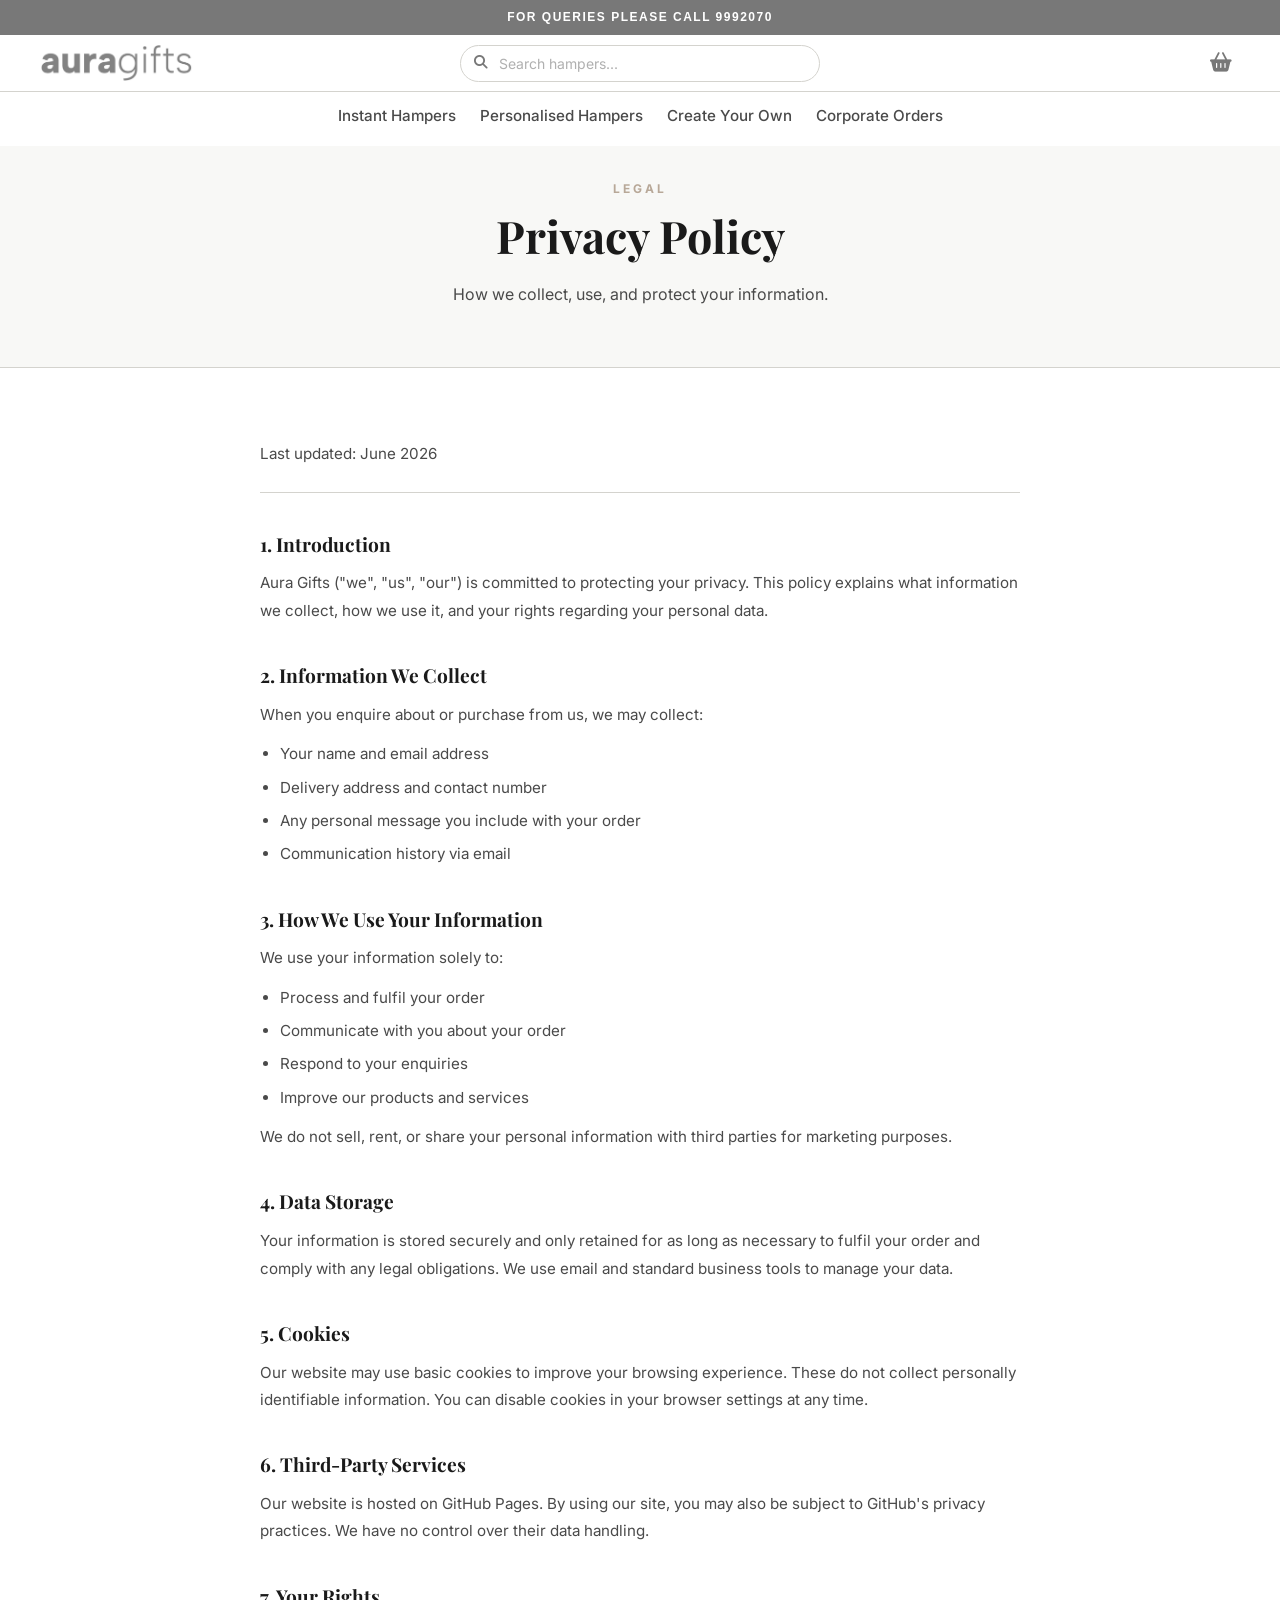
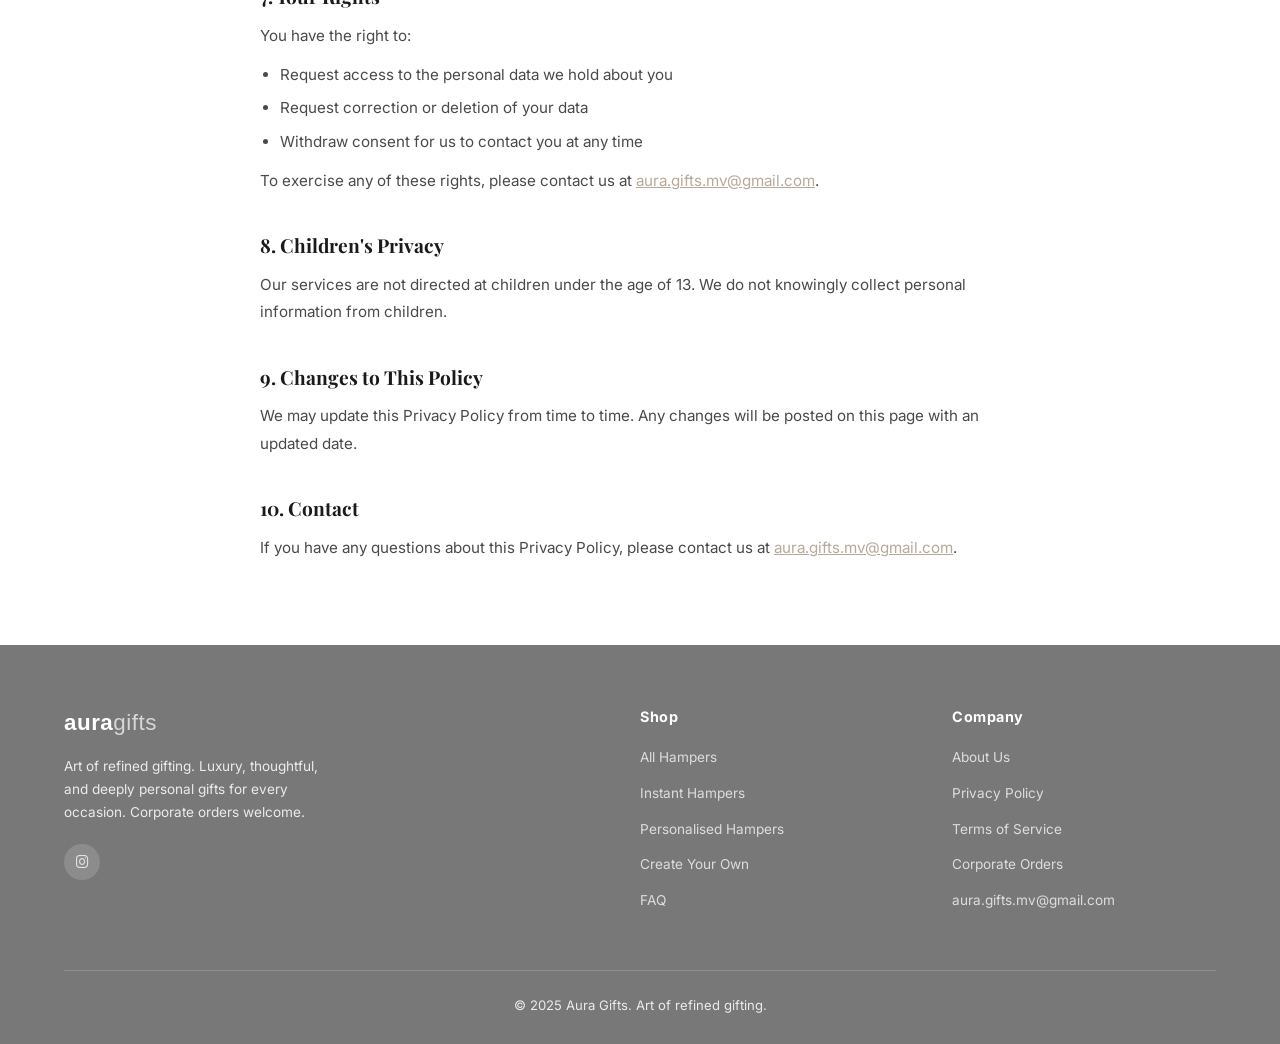
<file: pages/privacy.html>
<!DOCTYPE html>
<html lang="en">
<head>
    <meta charset="UTF-8">
    <meta name="viewport" content="width=device-width, initial-scale=1.0">
    <title>Privacy Policy - Aura Gifts</title>
    <meta name="description" content="Privacy Policy for Aura Gifts.">
    <link rel="icon" href="../img/logos/auragiftslogo.jpeg" type="image/jpeg">
    <link rel="apple-touch-icon" href="../img/logos/auragiftslogo.jpeg">
    <link rel="preconnect" href="https://fonts.googleapis.com">
    <link rel="preconnect" href="https://fonts.gstatic.com" crossorigin>
    <link href="https://fonts.googleapis.com/css2?family=Inter:wght@300;400;500;600;700;800&family=Playfair+Display:wght@400;600;700&display=swap" rel="stylesheet">
    <link rel="stylesheet" href="https://cdnjs.cloudflare.com/ajax/libs/font-awesome/6.4.0/css/all.min.css">
    <link rel="stylesheet" href="../css/style.css?v=2">
    <style>
        .page-hero {
            padding: 40px 0 60px;
            background: var(--off-white);
            border-bottom: 1px solid var(--border-gray);
            text-align: center;
        }
        .page-hero p { color: var(--text-mid); font-size: 1rem; margin-top: 10px; }
        .legal-section { padding: 72px 0; background: var(--white); }
        .legal-content { max-width: 760px; margin: 0 auto; }
        .legal-content h3 {
            font-family: 'Playfair Display', serif;
            font-size: 1.2rem; color: var(--text-dark);
            margin: 36px 0 10px;
        }
        .legal-content h3:first-child { margin-top: 0; }
        .legal-content p {
            color: var(--text-mid); font-size: 0.95rem;
            line-height: 1.8; margin-bottom: 12px;
        }
        .legal-content ul {
            padding-left: 20px; margin-bottom: 12px;
        }
        .legal-content ul li {
            color: var(--text-mid); font-size: 0.95rem;
            line-height: 1.8; margin-bottom: 6px;
        }
        .legal-updated {
            font-size: 0.82rem; color: var(--text-light);
            margin-bottom: 40px; padding-bottom: 24px;
            border-bottom: 1px solid var(--border-gray);
        }
    </style>
</head>
<body>

    <!-- Header -->
    <header id="header">
        <div class="top-bar">FOR QUERIES PLEASE CALL 9992070</div>
        <div class="header-search-bar">
            <a href="../index.html" class="logo">
                <img src="../img/logos/auragiftswidelogo.jpeg" alt="Aura Gifts" class="logo-wide">
            </a>
            <div class="header-search-wrap">
                <i class="fas fa-search header-search-icon"></i>
                <input type="text" id="hamper-search" placeholder="Search hampers..." autocomplete="off">
            </div>
            <div class="header-right"><button class="cart-btn" onclick="toggleCart()"><i class="fas fa-shopping-basket"></i><span class="cart-count"></span></button><button class="hamburger" id="hamburger" onclick="toggleMobileMenu()" aria-label="Menu"><span></span><span></span><span></span></button></div>
        </div>
        <div class="container">
            <nav class="navbar" id="desktop-nav">
                <div class="nav-links">
                    <a href="hampers.html">Instant Hampers</a>
                    <a href="personalised-hampers.html">Personalised Hampers</a>
                    <a href="create-your-own.html">Create Your Own</a>
                    <a href="corporate-orders.html">Corporate Orders</a>
                </div>
            </nav>
        </div>
    </header>
    <!-- Mobile Menu -->
    <div class="mobile-menu" id="mobile-menu">
        <nav>
            <a href="hampers.html" onclick="closeMobileMenu()">Instant Hampers</a>
            <a href="personalised-hampers.html" onclick="closeMobileMenu()">Personalised Hampers</a>
            <a href="create-your-own.html" onclick="closeMobileMenu()">Create Your Own</a>
            <a href="corporate-orders.html" onclick="closeMobileMenu()">Corporate Orders</a>
            <a href="faq.html" onclick="closeMobileMenu()">FAQ</a>
            <a href="mailto:aura.gifts.mv@gmail.com">Contact Us</a>
        </nav>
    </div>
    <div class="mobile-menu-overlay" id="mobile-menu-overlay" onclick="closeMobileMenu()"></div>

    <!-- Hero -->
    <div class="page-hero">
        <div class="container">
            <span class="section-label">Legal</span>
            <h1 style="font-size:2.8rem;">Privacy Policy</h1>
            <p>How we collect, use, and protect your information.</p>
        </div>
    </div>

    <!-- Content -->
    <section class="legal-section">
        <div class="container">
            <div class="legal-content">
                <p class="legal-updated">Last updated: June 2026</p>

                <h3>1. Introduction</h3>
                <p>Aura Gifts ("we", "us", "our") is committed to protecting your privacy. This policy explains what information we collect, how we use it, and your rights regarding your personal data.</p>

                <h3>2. Information We Collect</h3>
                <p>When you enquire about or purchase from us, we may collect:</p>
                <ul>
                    <li>Your name and email address</li>
                    <li>Delivery address and contact number</li>
                    <li>Any personal message you include with your order</li>
                    <li>Communication history via email</li>
                </ul>

                <h3>3. How We Use Your Information</h3>
                <p>We use your information solely to:</p>
                <ul>
                    <li>Process and fulfil your order</li>
                    <li>Communicate with you about your order</li>
                    <li>Respond to your enquiries</li>
                    <li>Improve our products and services</li>
                </ul>
                <p>We do not sell, rent, or share your personal information with third parties for marketing purposes.</p>

                <h3>4. Data Storage</h3>
                <p>Your information is stored securely and only retained for as long as necessary to fulfil your order and comply with any legal obligations. We use email and standard business tools to manage your data.</p>

                <h3>5. Cookies</h3>
                <p>Our website may use basic cookies to improve your browsing experience. These do not collect personally identifiable information. You can disable cookies in your browser settings at any time.</p>

                <h3>6. Third-Party Services</h3>
                <p>Our website is hosted on GitHub Pages. By using our site, you may also be subject to GitHub's privacy practices. We have no control over their data handling.</p>

                <h3>7. Your Rights</h3>
                <p>You have the right to:</p>
                <ul>
                    <li>Request access to the personal data we hold about you</li>
                    <li>Request correction or deletion of your data</li>
                    <li>Withdraw consent for us to contact you at any time</li>
                </ul>
                <p>To exercise any of these rights, please contact us at <a href="mailto:aura.gifts.mv@gmail.com" style="color:var(--gold-dark);">aura.gifts.mv@gmail.com</a>.</p>

                <h3>8. Children's Privacy</h3>
                <p>Our services are not directed at children under the age of 13. We do not knowingly collect personal information from children.</p>

                <h3>9. Changes to This Policy</h3>
                <p>We may update this Privacy Policy from time to time. Any changes will be posted on this page with an updated date.</p>

                <h3>10. Contact</h3>
                <p>If you have any questions about this Privacy Policy, please contact us at <a href="mailto:aura.gifts.mv@gmail.com" style="color:var(--gold-dark);">aura.gifts.mv@gmail.com</a>.</p>
            </div>
        </div>
    </section>

    <!-- Footer -->
    <footer id="contact">
        <div class="container">
            <div class="footer-grid">
                <div class="footer-brand">
                    <a href="../index.html" class="logo">
                        <span style="font-family:''Avenir Next'',''Avenir'',''Nunito'',sans-serif;letter-spacing:0.5px;">
                            <span style="font-weight:800;color:white;">aura</span><span style="font-weight:400;color:rgba(255,255,255,0.7);">gifts</span>
                        </span>
                    </a>
                    <p style="margin-top:14px;">Art of refined gifting. Luxury, thoughtful, and deeply personal gifts for every occasion. Corporate orders welcome.</p>
                    <div class="footer-socials">
                        <a href="https://www.instagram.com/auragifts.mv/" target="_blank" class="social-btn" title="Instagram"><i class="fab fa-instagram"></i></a>
                    </div>
                </div>
                <div class="footer-col">
                    <h4>Shop</h4>
                    <ul class="footer-links">
                        <li><a href="hampers.html">All Hampers</a></li>
                        <li><a href="hampers.html">Instant Hampers</a></li>
                        <li><a href="personalised-hampers.html">Personalised Hampers</a></li>
                        <li><a href="create-your-own.html">Create Your Own</a></li>
                        <li><a href="faq.html">FAQ</a></li>
                    </ul>
                </div>
                <div class="footer-col">
                    <h4>Company</h4>
                    <ul class="footer-links">
                        <li><a href="about.html">About Us</a></li>
                        <li><a href="privacy.html">Privacy Policy</a></li>
                        <li><a href="terms.html">Terms of Service</a></li>
                        <li><a href="corporate-orders.html">Corporate Orders</a></li>
                        <li><a href="mailto:aura.gifts.mv@gmail.com">aura.gifts.mv@gmail.com</a></li>
                    </ul>
                </div>
            </div>
            <div class="footer-bottom" style="justify-content:center;">
                <p>&copy; 2025 Aura Gifts. Art of refined gifting.</p>
            </div>
        </div>
    </footer>

    <script>
        window.addEventListener('scroll', () => {
            document.getElementById('header').classList.toggle('scrolled', window.scrollY > 60);
        });
    </script>
    <script src="../js/cart.js"></script>

    <script>
        function toggleMobileMenu() {
            document.getElementById('mobile-menu').classList.toggle('open');
            document.getElementById('mobile-menu-overlay').classList.toggle('open');
            document.getElementById('hamburger').classList.toggle('open');
            document.body.style.overflow = document.getElementById('mobile-menu').classList.contains('open') ? 'hidden' : '';
        }
        function closeMobileMenu() {
            document.getElementById('mobile-menu').classList.remove('open');
            document.getElementById('mobile-menu-overlay').classList.remove('open');
            document.getElementById('hamburger').classList.remove('open');
            document.body.style.overflow = '';
        }
    </script></body>
</html>
</file>
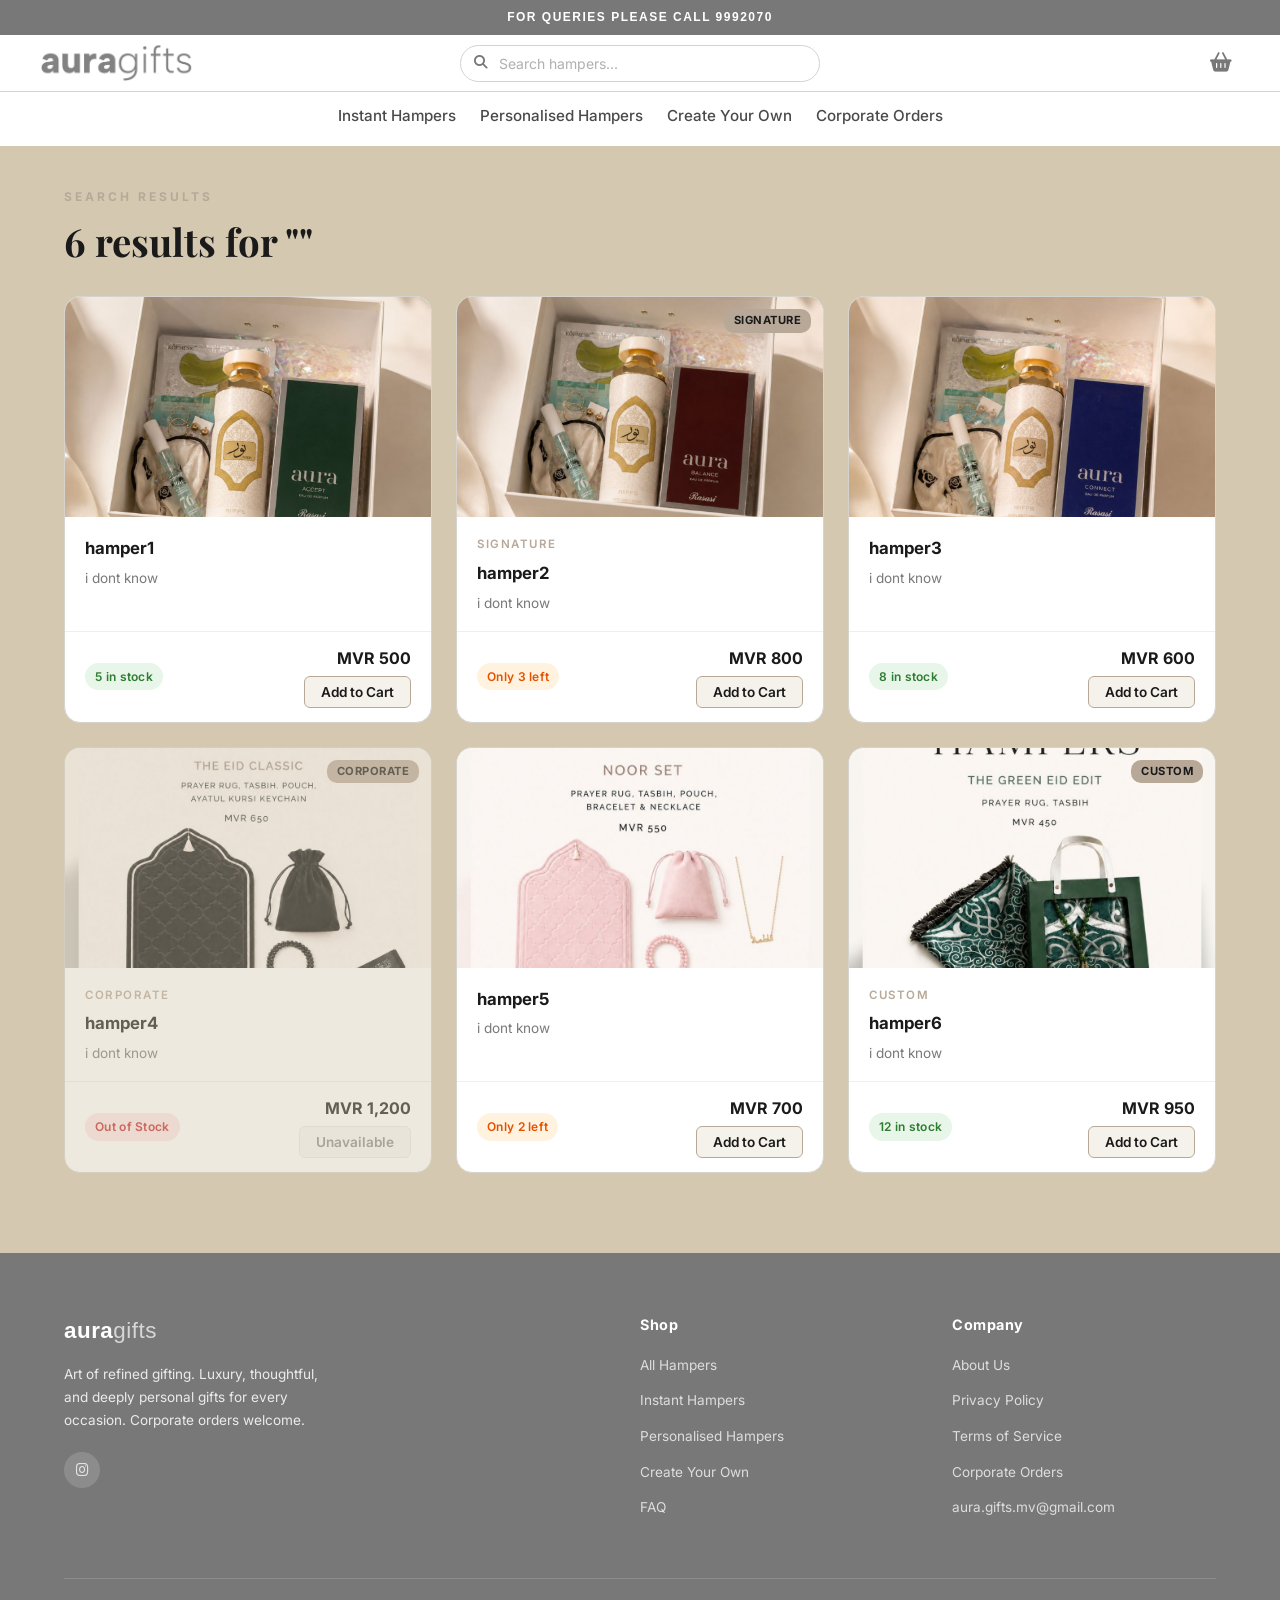
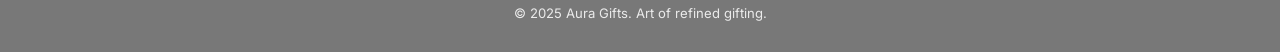
<file: pages/search.html>
<!DOCTYPE html>
<html lang="en">
<head>
    <meta charset="UTF-8">
    <meta name="viewport" content="width=device-width, initial-scale=1.0">
    <title>Search - Aura Gifts</title>
    <link rel="icon" href="../img/logos/auragiftslogo.jpeg" type="image/jpeg">
    <link rel="apple-touch-icon" href="../img/logos/auragiftslogo.jpeg">
    <link rel="preconnect" href="https://fonts.googleapis.com">
    <link rel="preconnect" href="https://fonts.gstatic.com" crossorigin>
    <link href="https://fonts.googleapis.com/css2?family=Inter:wght@300;400;500;600;700;800&family=Playfair+Display:wght@400;600;700&display=swap" rel="stylesheet">
    <link rel="stylesheet" href="https://cdnjs.cloudflare.com/ajax/libs/font-awesome/6.4.0/css/all.min.css">
    <link rel="stylesheet" href="../css/style.css?v=4">
</head>
<body>

    <!-- Header -->
    <header id="header">
        <div class="top-bar">FOR QUERIES PLEASE CALL 9992070</div>
        <div class="header-search-bar">
            <a href="../index.html" class="logo">
                <img src="../img/logos/auragiftswidelogo.jpeg" alt="Aura Gifts" class="logo-wide">
            </a>
            <div class="header-search-wrap">
                <i class="fas fa-search header-search-icon"></i>
                <input type="text" id="hamper-search" placeholder="Search hampers..." autocomplete="off">
            </div>
            <div class="header-right"><button class="cart-btn" onclick="toggleCart()"><i class="fas fa-shopping-basket"></i><span class="cart-count"></span></button><button class="hamburger" id="hamburger" onclick="toggleMobileMenu()" aria-label="Menu"><span></span><span></span><span></span></button></div>
        </div>
        <div class="container">
            <nav class="navbar" id="desktop-nav">
                <div class="nav-links">
                    <a href="hampers.html">Instant Hampers</a>
                    <a href="personalised-hampers.html">Personalised Hampers</a>
                    <a href="create-your-own.html">Create Your Own</a>
                    <a href="corporate-orders.html">Corporate Orders</a>
                </div>
            </nav>
        </div>
    </header>
    <!-- Mobile Menu -->
    <div class="mobile-menu" id="mobile-menu">
        <nav>
            <a href="hampers.html" onclick="closeMobileMenu()">Instant Hampers</a>
            <a href="personalised-hampers.html" onclick="closeMobileMenu()">Personalised Hampers</a>
            <a href="create-your-own.html" onclick="closeMobileMenu()">Create Your Own</a>
            <a href="corporate-orders.html" onclick="closeMobileMenu()">Corporate Orders</a>
            <a href="faq.html" onclick="closeMobileMenu()">FAQ</a>
            <a href="mailto:aura.gifts.mv@gmail.com">Contact Us</a>
        </nav>
    </div>
    <div class="mobile-menu-overlay" id="mobile-menu-overlay" onclick="closeMobileMenu()"></div>

    <!-- Search Results -->
    <div class="page-top-offset" style="padding: 48px 0 80px;">
        <div class="container">
            <div id="search-heading" style="margin-bottom: 32px;">
                <span class="section-label">Search Results</span>
                <h2 id="search-title">Searching...</h2>
            </div>
            <div class="products-grid" id="search-results"></div>
        </div>
    </div>

    <!-- Footer -->
    <footer id="contact">
        <div class="container">
            <div class="footer-grid">
                <div class="footer-brand">
                    <a href="../index.html" class="logo">
                        <span style="font-family:''Avenir Next'',''Avenir'',''Nunito'',sans-serif;letter-spacing:0.5px;">
                            <span style="font-weight:800;color:white;">aura</span><span style="font-weight:400;color:rgba(255,255,255,0.7);">gifts</span>
                        </span>
                    </a>
                    <p style="margin-top:14px;">Art of refined gifting. Luxury, thoughtful, and deeply personal gifts for every occasion. Corporate orders welcome.</p>
                    <div class="footer-socials">
                        <a href="https://www.instagram.com/auragifts.mv/" target="_blank" class="social-btn" title="Instagram"><i class="fab fa-instagram"></i></a>
                    </div>
                </div>
                <div class="footer-col">
                    <h4>Shop</h4>
                    <ul class="footer-links">
                        <li><a href="hampers.html">All Hampers</a></li>
                        <li><a href="hampers.html">Instant Hampers</a></li>
                        <li><a href="personalised-hampers.html">Personalised Hampers</a></li>
                        <li><a href="create-your-own.html">Create Your Own</a></li>
                        <li><a href="faq.html">FAQ</a></li>
                    </ul>
                </div>
                <div class="footer-col">
                    <h4>Company</h4>
                    <ul class="footer-links">
                        <li><a href="about.html">About Us</a></li>
                        <li><a href="privacy.html">Privacy Policy</a></li>
                        <li><a href="terms.html">Terms of Service</a></li>
                        <li><a href="corporate-orders.html">Corporate Orders</a></li>
                        <li><a href="mailto:aura.gifts.mv@gmail.com">aura.gifts.mv@gmail.com</a></li>
                    </ul>
                </div>
            </div>
            <div class="footer-bottom" style="justify-content:center;">
                <p>&copy; 2025 Aura Gifts. Art of refined gifting.</p>
            </div>
        </div>
    </footer>

    <script>
        // Hampers data — keep in sync with js/main.js
        const hampers = [
            { name: 'hamper1', desc: 'i dont know', img: '../img/hampers/hamper1.jpeg', badge: '', stock: 5, price: 'MVR 500' },
            { name: 'hamper2', desc: 'i dont know', img: '../img/hampers/hamper2.jpeg', badge: 'Signature', stock: 3, price: 'MVR 800' },
            { name: 'hamper3', desc: 'i dont know', img: '../img/hampers/hamper3.jpeg', badge: null, stock: 8, price: 'MVR 600' },
            { name: 'hamper4', desc: 'i dont know', img: '../img/hampers/hamper4.jpeg', badge: 'Corporate', stock: 0, price: 'MVR 1,200' },
            { name: 'hamper5', desc: 'i dont know', img: '../img/hampers/hamper5.jpeg', badge: null, stock: 2, price: 'MVR 700' },
            { name: 'hamper6', desc: 'i dont know', img: '../img/hampers/hamper6.jpeg', badge: 'Custom', stock: 12, price: 'MVR 950' },
        ];

        function hamperCardHTML(h, index) {
            const inStock = h.stock > 0;
            const stockLabel = h.stock === 0
                ? `<span class="stock-pill out">Out of Stock</span>`
                : h.stock <= 3
                ? `<span class="stock-pill low">Only ${h.stock} left</span>`
                : `<span class="stock-pill in">${h.stock} in stock</span>`;
            return `
            <div class="product-card ${!inStock ? 'out-of-stock' : ''}">
                <div class="product-img">
                    <img src="${h.img}" alt="${h.name}" loading="lazy">
                    ${h.badge ? `<span class="product-badge">${h.badge}</span>` : ''}
                </div>
                <div class="product-body">
                    ${h.badge ? `<div class="product-tag">${h.badge}</div>` : ''}
                    <div class="product-name">${h.name}</div>
                    <div class="product-desc">${h.desc}</div>
                </div>
                <div class="product-footer">
                    ${stockLabel}
                    <div style="display:flex;flex-direction:column;align-items:flex-end;gap:4px;">
                        <span style="font-weight:700;font-size:1rem;color:var(--text-dark);">${h.price}</span>
                        <button class="btn-add" ${!inStock ? 'disabled' : ''} onclick="${inStock ? `addToCart(${index})` : ''}">
                            ${inStock ? 'Add to Cart' : 'Unavailable'}
                        </button>
                    </div>
                </div>
            </div>`;
        }

        function addToCart(index) {
            const h = hampers[index];
            const existing = cart.find(item => item.index === index);
            const currentQty = existing ? existing.qty : 0;
            if (currentQty >= h.stock) {
                showWarningToast(`Only ${h.stock} of "${h.name}" available`);
                return;
            }
            const normalizedImg = h.img.replace(/^\.\.\//, '');
            if (existing) { existing.qty += 1; }
            else { cart.push({ index, name: h.name, price: h.price, img: normalizedImg, qty: 1, stock: h.stock }); }
            saveCart(); updateCartCount(); renderCart();
            showCartToast(h.name);
        }

        function showCartToast(name) {
            _showToast(name + ' added to cart', 'check-circle', false);
        }
        function showWarningToast(msg) {
            _showToast(msg, 'exclamation-circle', true);
        }
        function _showToast(text, icon, isWarning) {
            const old = document.getElementById('cart-toast');
            if (old) old.remove();
            const toast = document.createElement('div');
            toast.id = 'cart-toast';
            toast.className = 'cart-toast' + (isWarning ? ' warning' : '');
            toast.innerHTML = `<div class="cart-toast-label"><i class="fas fa-${icon}"></i><span>${text}</span></div><div class="cart-toast-bar-wrap"><div class="cart-toast-bar"></div></div>`;
            document.body.appendChild(toast);
            requestAnimationFrame(() => requestAnimationFrame(() => toast.classList.add('show')));
            setTimeout(() => { toast.classList.remove('show'); setTimeout(() => toast.remove(), 300); }, 1800);
        }

        // Read query from URL
        const params = new URLSearchParams(window.location.search);
        const query = params.get('q') || '';
        const input = document.getElementById('hamper-search');
        input.value = query;

        const words = query.toLowerCase().split(/\s+/).filter(Boolean);
        const results = words.length
            ? hampers.filter(h => {
                const s = [h.name, h.badge || '', h.desc].join(' ').toLowerCase();
                return words.every(w => s.includes(w));
              })
            : hampers;

        document.getElementById('search-title').textContent =
            results.length ? `${results.length} result${results.length > 1 ? 's' : ''} for "${query}"` : `No results for "${query}"`;

        const grid = document.getElementById('search-results');
        if (results.length) {
            grid.innerHTML = results.map((h, i) => hamperCardHTML(h, i)).join('');
        } else {
            grid.innerHTML = `
                <div style="grid-column:1/-1;text-align:center;padding:48px 0;color:var(--text-light);">
                    <i class="fas fa-search" style="font-size:2rem;opacity:0.3;display:block;margin-bottom:16px;"></i>
                    <p style="font-size:1rem;">No hampers matched "<strong>${query}</strong>"</p>
                    <a href="../index.html#products" class="btn btn-gold" style="margin-top:20px;display:inline-flex;">Browse All Hampers</a>
                </div>`;
        }

        // Search bar — redirect on enter
        function goSearch(q) { window.location.href = 'search.html?q=' + q; }

        input.addEventListener('keydown', e => {
            if (e.key === 'Enter') {
                const q = input.value.trim();
                if (q) goSearch(encodeURIComponent(q));
            }
        });

        // Header scroll
        window.addEventListener('scroll', () => {
            document.getElementById('header').classList.toggle('scrolled', window.scrollY > 60);
        });
    </script>
    <script src="../js/cart.js"></script>

    <script>
        function toggleMobileMenu() {
            document.getElementById('mobile-menu').classList.toggle('open');
            document.getElementById('mobile-menu-overlay').classList.toggle('open');
            document.getElementById('hamburger').classList.toggle('open');
            document.body.style.overflow = document.getElementById('mobile-menu').classList.contains('open') ? 'hidden' : '';
        }
        function closeMobileMenu() {
            document.getElementById('mobile-menu').classList.remove('open');
            document.getElementById('mobile-menu-overlay').classList.remove('open');
            document.getElementById('hamburger').classList.remove('open');
            document.body.style.overflow = '';
        }
    </script></body>
</html>
</file>
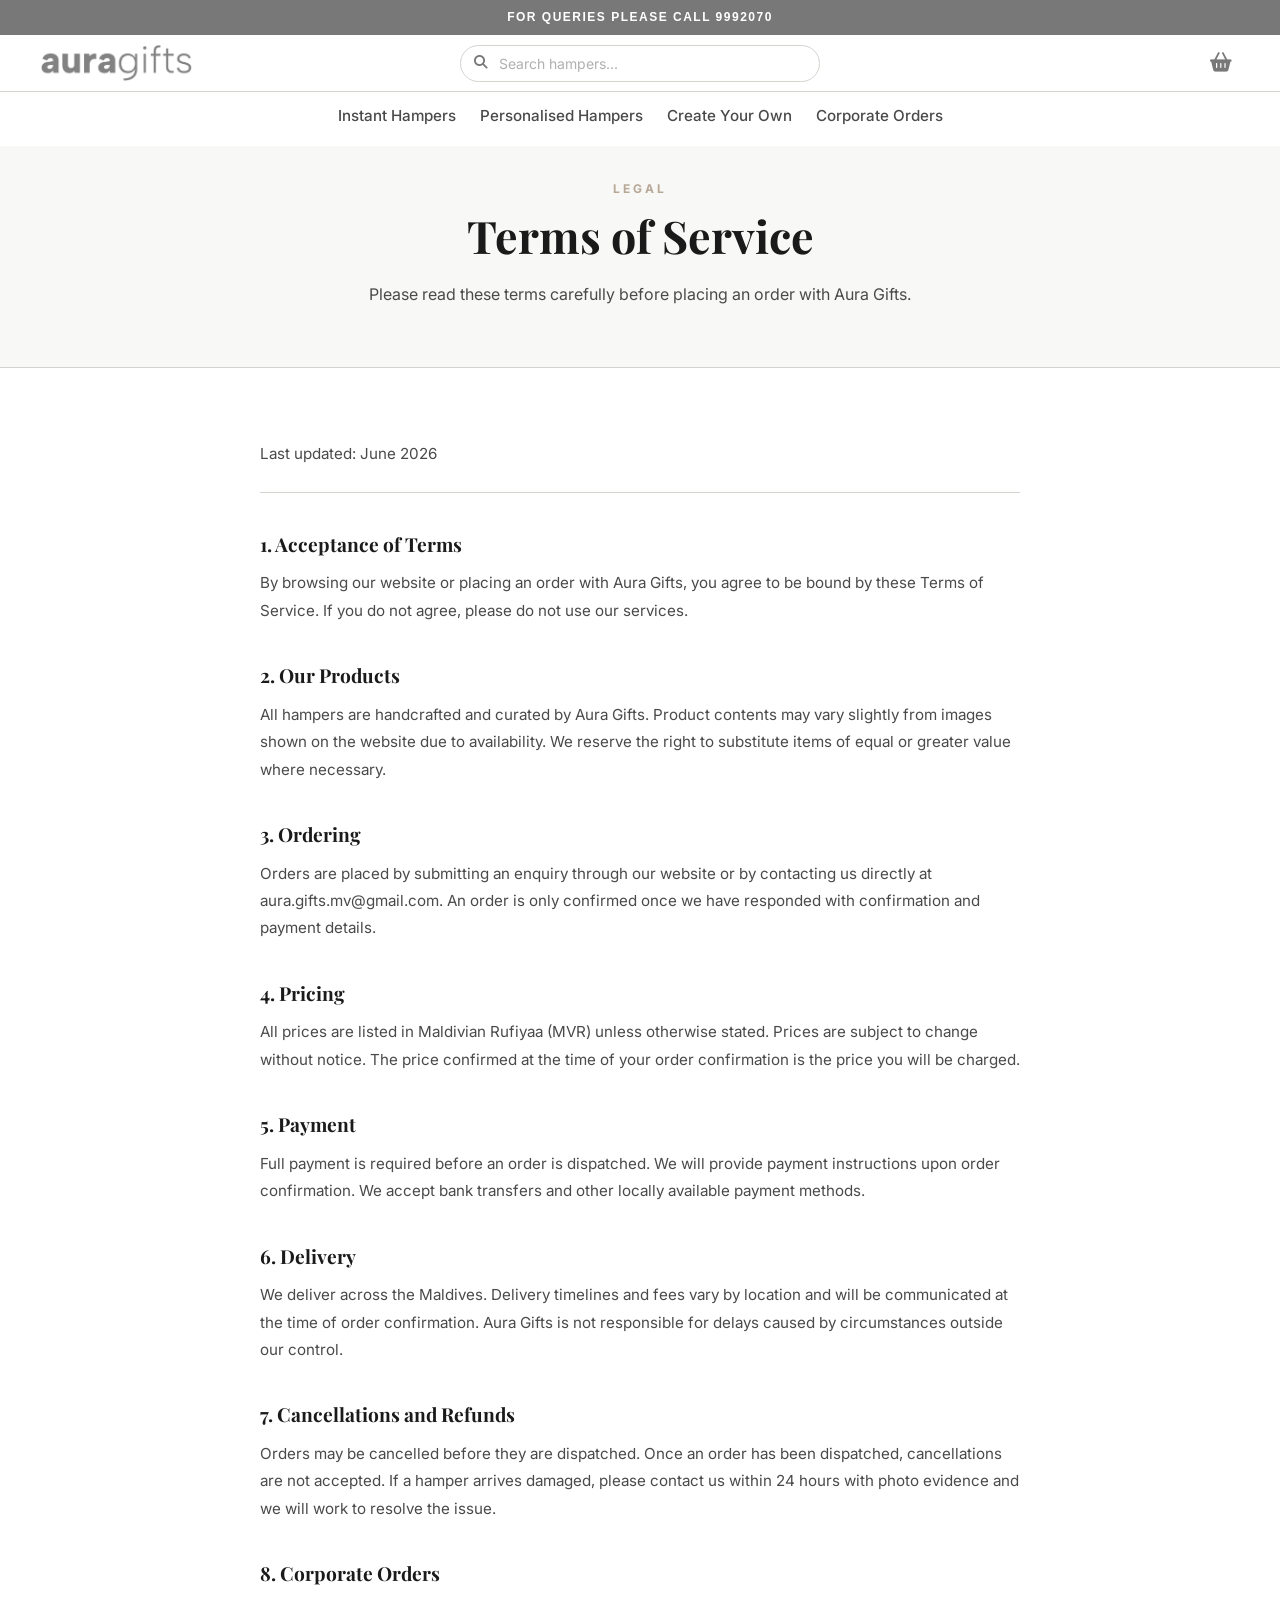
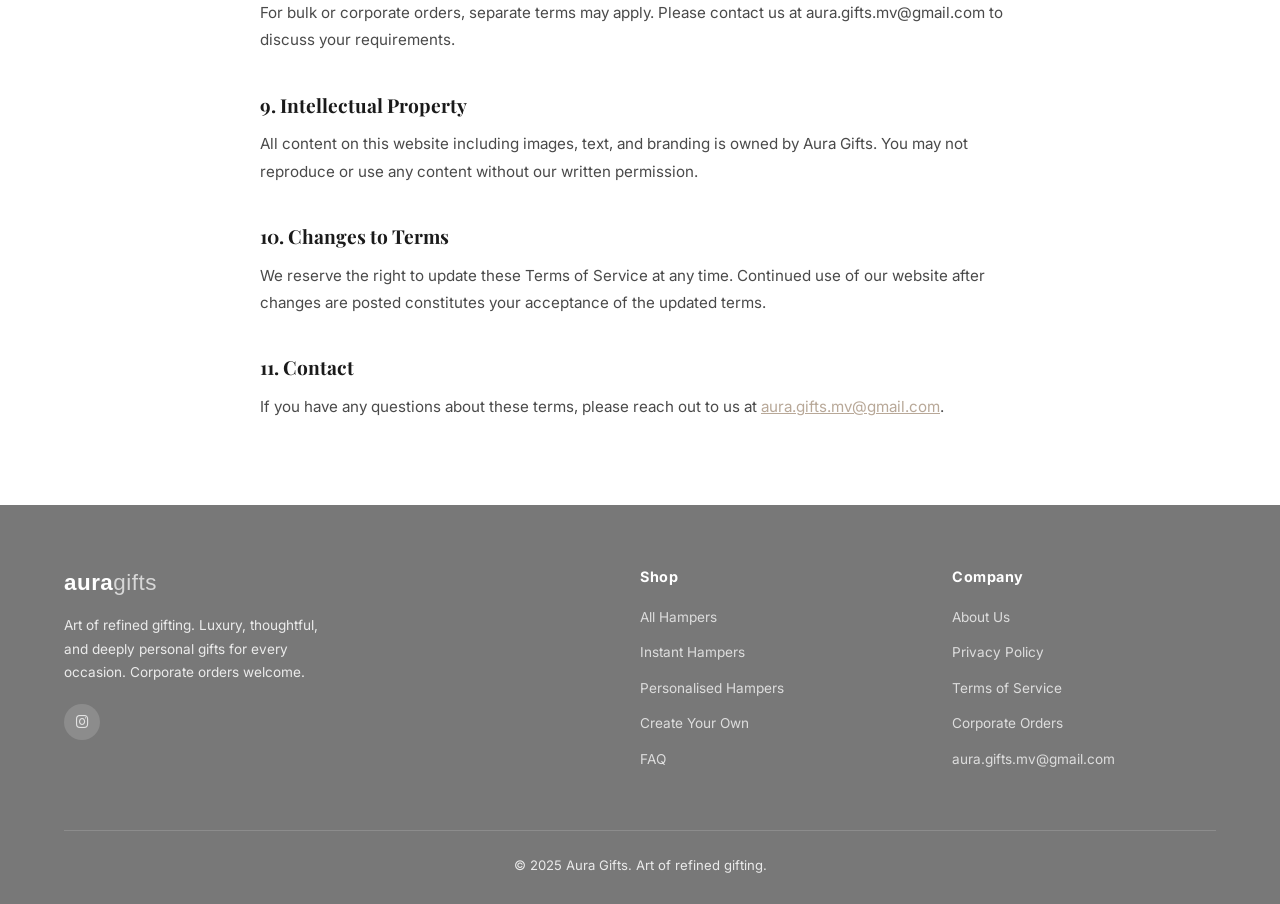
<file: pages/terms.html>
<!DOCTYPE html>
<html lang="en">
<head>
    <meta charset="UTF-8">
    <meta name="viewport" content="width=device-width, initial-scale=1.0">
    <title>Terms of Service - Aura Gifts</title>
    <meta name="description" content="Terms of Service for Aura Gifts.">
    <link rel="icon" href="../img/logos/auragiftslogo.jpeg" type="image/jpeg">
    <link rel="apple-touch-icon" href="../img/logos/auragiftslogo.jpeg">
    <link rel="preconnect" href="https://fonts.googleapis.com">
    <link rel="preconnect" href="https://fonts.gstatic.com" crossorigin>
    <link href="https://fonts.googleapis.com/css2?family=Inter:wght@300;400;500;600;700;800&family=Playfair+Display:wght@400;600;700&display=swap" rel="stylesheet">
    <link rel="stylesheet" href="https://cdnjs.cloudflare.com/ajax/libs/font-awesome/6.4.0/css/all.min.css">
    <link rel="stylesheet" href="../css/style.css?v=2">
    <style>
        .page-hero {
            padding: 40px 0 60px;
            background: var(--off-white);
            border-bottom: 1px solid var(--border-gray);
            text-align: center;
        }
        .page-hero p { color: var(--text-mid); font-size: 1rem; margin-top: 10px; }
        .legal-section { padding: 72px 0; background: var(--white); }
        .legal-content { max-width: 760px; margin: 0 auto; }
        .legal-content h3 {
            font-family: 'Playfair Display', serif;
            font-size: 1.2rem; color: var(--text-dark);
            margin: 36px 0 10px;
        }
        .legal-content h3:first-child { margin-top: 0; }
        .legal-content p {
            color: var(--text-mid); font-size: 0.95rem;
            line-height: 1.8; margin-bottom: 12px;
        }
        .legal-content ul {
            padding-left: 20px; margin-bottom: 12px;
        }
        .legal-content ul li {
            color: var(--text-mid); font-size: 0.95rem;
            line-height: 1.8; margin-bottom: 6px;
        }
        .legal-updated {
            font-size: 0.82rem; color: var(--text-light);
            margin-bottom: 40px; padding-bottom: 24px;
            border-bottom: 1px solid var(--border-gray);
        }
    </style>
</head>
<body>

    <!-- Header -->
    <header id="header">
        <div class="top-bar">FOR QUERIES PLEASE CALL 9992070</div>
        <div class="header-search-bar">
            <a href="../index.html" class="logo">
                <img src="../img/logos/auragiftswidelogo.jpeg" alt="Aura Gifts" class="logo-wide">
            </a>
            <div class="header-search-wrap">
                <i class="fas fa-search header-search-icon"></i>
                <input type="text" id="hamper-search" placeholder="Search hampers..." autocomplete="off">
            </div>
            <div class="header-right"><button class="cart-btn" onclick="toggleCart()"><i class="fas fa-shopping-basket"></i><span class="cart-count"></span></button><button class="hamburger" id="hamburger" onclick="toggleMobileMenu()" aria-label="Menu"><span></span><span></span><span></span></button></div>
        </div>
        <div class="container">
            <nav class="navbar" id="desktop-nav">
                <div class="nav-links">
                    <a href="hampers.html">Instant Hampers</a>
                    <a href="personalised-hampers.html">Personalised Hampers</a>
                    <a href="create-your-own.html">Create Your Own</a>
                    <a href="corporate-orders.html">Corporate Orders</a>
                </div>
            </nav>
        </div>
    </header>
    <!-- Mobile Menu -->
    <div class="mobile-menu" id="mobile-menu">
        <nav>
            <a href="hampers.html" onclick="closeMobileMenu()">Instant Hampers</a>
            <a href="personalised-hampers.html" onclick="closeMobileMenu()">Personalised Hampers</a>
            <a href="create-your-own.html" onclick="closeMobileMenu()">Create Your Own</a>
            <a href="corporate-orders.html" onclick="closeMobileMenu()">Corporate Orders</a>
            <a href="faq.html" onclick="closeMobileMenu()">FAQ</a>
            <a href="mailto:aura.gifts.mv@gmail.com">Contact Us</a>
        </nav>
    </div>
    <div class="mobile-menu-overlay" id="mobile-menu-overlay" onclick="closeMobileMenu()"></div>

    <!-- Hero -->
    <div class="page-hero">
        <div class="container">
            <span class="section-label">Legal</span>
            <h1 style="font-size:2.8rem;">Terms of Service</h1>
            <p>Please read these terms carefully before placing an order with Aura Gifts.</p>
        </div>
    </div>

    <!-- Content -->
    <section class="legal-section">
        <div class="container">
            <div class="legal-content">
                <p class="legal-updated">Last updated: June 2026</p>

                <h3>1. Acceptance of Terms</h3>
                <p>By browsing our website or placing an order with Aura Gifts, you agree to be bound by these Terms of Service. If you do not agree, please do not use our services.</p>

                <h3>2. Our Products</h3>
                <p>All hampers are handcrafted and curated by Aura Gifts. Product contents may vary slightly from images shown on the website due to availability. We reserve the right to substitute items of equal or greater value where necessary.</p>

                <h3>3. Ordering</h3>
                <p>Orders are placed by submitting an enquiry through our website or by contacting us directly at aura.gifts.mv@gmail.com. An order is only confirmed once we have responded with confirmation and payment details.</p>

                <h3>4. Pricing</h3>
                <p>All prices are listed in Maldivian Rufiyaa (MVR) unless otherwise stated. Prices are subject to change without notice. The price confirmed at the time of your order confirmation is the price you will be charged.</p>

                <h3>5. Payment</h3>
                <p>Full payment is required before an order is dispatched. We will provide payment instructions upon order confirmation. We accept bank transfers and other locally available payment methods.</p>

                <h3>6. Delivery</h3>
                <p>We deliver across the Maldives. Delivery timelines and fees vary by location and will be communicated at the time of order confirmation. Aura Gifts is not responsible for delays caused by circumstances outside our control.</p>

                <h3>7. Cancellations and Refunds</h3>
                <p>Orders may be cancelled before they are dispatched. Once an order has been dispatched, cancellations are not accepted. If a hamper arrives damaged, please contact us within 24 hours with photo evidence and we will work to resolve the issue.</p>

                <h3>8. Corporate Orders</h3>
                <p>For bulk or corporate orders, separate terms may apply. Please contact us at aura.gifts.mv@gmail.com to discuss your requirements.</p>

                <h3>9. Intellectual Property</h3>
                <p>All content on this website including images, text, and branding is owned by Aura Gifts. You may not reproduce or use any content without our written permission.</p>

                <h3>10. Changes to Terms</h3>
                <p>We reserve the right to update these Terms of Service at any time. Continued use of our website after changes are posted constitutes your acceptance of the updated terms.</p>

                <h3>11. Contact</h3>
                <p>If you have any questions about these terms, please reach out to us at <a href="mailto:aura.gifts.mv@gmail.com" style="color:var(--gold-dark);">aura.gifts.mv@gmail.com</a>.</p>
            </div>
        </div>
    </section>

    <!-- Footer -->
    <footer id="contact">
        <div class="container">
            <div class="footer-grid">
                <div class="footer-brand">
                    <a href="../index.html" class="logo">
                        <span style="font-family:''Avenir Next'',''Avenir'',''Nunito'',sans-serif;letter-spacing:0.5px;">
                            <span style="font-weight:800;color:white;">aura</span><span style="font-weight:400;color:rgba(255,255,255,0.7);">gifts</span>
                        </span>
                    </a>
                    <p style="margin-top:14px;">Art of refined gifting. Luxury, thoughtful, and deeply personal gifts for every occasion. Corporate orders welcome.</p>
                    <div class="footer-socials">
                        <a href="https://www.instagram.com/auragifts.mv/" target="_blank" class="social-btn" title="Instagram"><i class="fab fa-instagram"></i></a>
                    </div>
                </div>
                <div class="footer-col">
                    <h4>Shop</h4>
                    <ul class="footer-links">
                        <li><a href="hampers.html">All Hampers</a></li>
                        <li><a href="hampers.html">Instant Hampers</a></li>
                        <li><a href="personalised-hampers.html">Personalised Hampers</a></li>
                        <li><a href="create-your-own.html">Create Your Own</a></li>
                        <li><a href="faq.html">FAQ</a></li>
                    </ul>
                </div>
                <div class="footer-col">
                    <h4>Company</h4>
                    <ul class="footer-links">
                        <li><a href="about.html">About Us</a></li>
                        <li><a href="privacy.html">Privacy Policy</a></li>
                        <li><a href="terms.html">Terms of Service</a></li>
                        <li><a href="corporate-orders.html">Corporate Orders</a></li>
                        <li><a href="mailto:aura.gifts.mv@gmail.com">aura.gifts.mv@gmail.com</a></li>
                    </ul>
                </div>
            </div>
            <div class="footer-bottom" style="justify-content:center;">
                <p>&copy; 2025 Aura Gifts. Art of refined gifting.</p>
            </div>
        </div>
    </footer>

    <script>
        window.addEventListener('scroll', () => {
            document.getElementById('header').classList.toggle('scrolled', window.scrollY > 60);
        });
    </script>
    <script src="../js/cart.js"></script>

    <script>
        function toggleMobileMenu() {
            document.getElementById('mobile-menu').classList.toggle('open');
            document.getElementById('mobile-menu-overlay').classList.toggle('open');
            document.getElementById('hamburger').classList.toggle('open');
            document.body.style.overflow = document.getElementById('mobile-menu').classList.contains('open') ? 'hidden' : '';
        }
        function closeMobileMenu() {
            document.getElementById('mobile-menu').classList.remove('open');
            document.getElementById('mobile-menu-overlay').classList.remove('open');
            document.getElementById('hamburger').classList.remove('open');
            document.body.style.overflow = '';
        }
    </script></body>
</html>
</file>
<file: css/style.css>
:root {
    --white: #ffffff;
    --off-white: #f8f8f6;
    --light-gray: #f0efec;
    --mid-gray: #e5e4e0;
    --border-gray: #d4d3ce;
    --text-dark: #1a1a1a;
    --text-mid: #4a4a4a;
    --text-light: #7a7a7a;
    --gold: #e8e0d0;
    --gold-light: #f2ede4;
    --gold-dark: #b8a898;
    --gold-pale: #f5f1eb;
    --loading: #e8e0d0;
    --loading-dark: #d4c9b0;
    --shadow-sm: 0 2px 8px rgba(0,0,0,0.06);
    --shadow-md: 0 8px 24px rgba(0,0,0,0.10);
    --shadow-lg: 0 20px 48px rgba(0,0,0,0.14);
    --header-h: 135px;
}

* { margin: 0; padding: 0; box-sizing: border-box; }

html { scroll-behavior: smooth; overscroll-behavior-x: none; background: #d4c9b0; }

body {
    font-family: 'Inter', sans-serif;
    background: #d4c9b0;
    color: var(--text-dark);
    overflow-x: hidden;
    line-height: 1.6;
    overscroll-behavior-x: none;
}

::-webkit-scrollbar { width: 10px; }
::-webkit-scrollbar-track { background: var(--light-gray); }
::-webkit-scrollbar-thumb { background: #787878; border-radius: 5px; }
::-webkit-scrollbar-thumb:hover { background: #606060; }
* { scrollbar-width: thin; scrollbar-color: #787878 var(--light-gray); }

.container { max-width: 1200px; margin: 0 auto; padding: 0 24px; }

/* Top Bar */
.top-bar {
    background: #787878;
    text-align: center;
    padding: 8px 0;
    font-size: 0.75rem;
    font-weight: 600;
    letter-spacing: 1.5px;
    color: var(--white);
    font-family: 'Avenir Next', 'Avenir', 'Nunito', sans-serif;
}

header {
    position: fixed; top: 0; left: 0; width: 100%;
    z-index: 1000; padding: 0;
    background: #ffffff;
    border-bottom: 1px solid transparent;
    transition: all 0.3s ease;
    overflow: visible;
}
header.scrolled {
    border-bottom-color: var(--border-gray);
    box-shadow: var(--shadow-sm);
}
.header-search-bar {
    border-bottom: 1px solid var(--border-gray);
    padding: 10px 40px;
    display: flex;
    align-items: center;
    justify-content: space-between;
    position: relative;
}
.header-right {
    display: flex; align-items: center; gap: 8px; flex-shrink: 0;
}
.header-search-wrap {
    position: absolute;
    left: 50%;
    transform: translateX(-50%);
    width: 360px;
}
.header-search-icon {
    position: absolute; left: 14px; top: 50%;
    transform: translateY(-50%);
    color: #787878; font-size: 0.85rem; pointer-events: none;
}
.header-search-wrap input {
    width: 100%; padding: 9px 16px 9px 38px;
    border: 1.5px solid var(--border-gray); border-radius: 20px;
    font-family: 'Inter', sans-serif; font-size: 0.875rem;
    color: var(--text-dark); outline: none; background: var(--white);
    transition: border-color 0.2s;
}
.header-search-wrap input:focus { border-color: #787878; }
.header-search-wrap input::placeholder { color: #b0b0b0; }
.navbar { display: flex; justify-content: center; align-items: center; padding: 12px 0; position: relative; z-index: 0; }
.logo {
    display: flex; align-items: center; gap: 12px;
    text-decoration: none; font-weight: 700; font-size: 1.4rem;
    color: var(--text-dark);
}
.logo span { font-family: 'Avenir Next', 'Avenir', 'Nunito', sans-serif; letter-spacing: 0.5px; }
.logo .logo-aura { font-weight: 800; color: #787878; }
.logo .logo-gifts { font-weight: 400; color: #787878; }
.logo-wide { height: 36px; width: auto; object-fit: contain; display: block; }
.nav-links { display: flex; gap: 24px; }
.nav-links a {
    color: var(--text-mid); text-decoration: none; font-weight: 500;
    font-size: 0.95rem; transition: color 0.2s;
    position: relative; padding-bottom: 4px;
}
.nav-links a::after {
    content: ''; position: absolute; bottom: 0; left: 0;
    width: 0; height: 2px; background: var(--gold-dark);
    transition: width 0.3s ease;
}
.nav-links a:hover { color: var(--text-dark); }
.nav-links a:hover::after { width: 100%; }
.nav-buttons { display: flex; gap: 12px; align-items: center; }

/* Buttons */
.btn {
    padding: 10px 22px; border-radius: 6px; font-weight: 600;
    text-decoration: none; display: inline-flex; align-items: center;
    gap: 8px; transition: all 0.25s ease; cursor: pointer;
    border: none; font-family: 'Inter', sans-serif;
    font-size: 0.9rem; white-space: nowrap;
}
.btn-gold {
    background: var(--gold); color: var(--text-dark);
    box-shadow: 0 2px 8px rgba(180,160,140,0.25);
}
.btn-gold:hover {
    background: var(--gold-dark); color: var(--text-dark); transform: translateY(-2px);
    box-shadow: 0 6px 16px rgba(180,160,140,0.35);
}
.btn-outline {
    background: transparent; color: var(--text-dark);
    border: 1.5px solid var(--border-gray);
}
.btn-outline:hover {
    border-color: var(--gold); color: var(--gold);
    transform: translateY(-2px);
}
.btn-lg { padding: 14px 32px; font-size: 1rem; border-radius: 8px; }

/* Hero Section */
.hero {
    min-height: 40vh; display: flex; align-items: center;
    padding: 0; background: var(--white);
    position: relative; overflow: hidden;
}
.hero-bg {
    position: absolute; inset: 0; pointer-events: none;
    background: radial-gradient(ellipse 60% 60% at 70% 50%, var(--gold-pale) 0%, transparent 70%);
    opacity: 0.7;
}
.hero-content {
    display: grid; grid-template-columns: 1fr 1fr;
    gap: 60px; align-items: center; position: relative; z-index: 2;
}
.hero-eyebrow {
    display: inline-flex; align-items: center; gap: 8px;
    background: var(--gold); color: var(--text-dark);
    padding: 6px 14px; border-radius: 20px;
    font-size: 0.8rem; font-weight: 600; letter-spacing: 1.5px;
    text-transform: uppercase; margin-bottom: 20px;
}
h1 {
    font-family: 'Playfair Display', serif;
    font-size: 3.6rem; line-height: 1.15;
    margin-bottom: 20px; color: var(--text-dark);
}
h1 span { color: var(--gold); }
.hero-sub {
    font-size: 1.1rem; color: var(--text-mid);
    max-width: 480px; margin-bottom: 36px; line-height: 1.7;
}
.hero-cta { display: flex; gap: 16px; flex-wrap: wrap; }
.hero-visual { display: flex; justify-content: center; align-items: center; }
.hero-brand-visual { display: flex; flex-direction: column; align-items: center; gap: 16px; }
.hero-brand-visual img {
    width: 220px; height: 220px; border-radius: 50%; object-fit: cover;
    box-shadow: var(--shadow-md);
}
.hero-brand-visual p {
    font-family: 'Playfair Display', serif; font-size: 1rem;
    color: var(--text-mid); letter-spacing: 2px; text-transform: uppercase;
}

/* Trust Bar */
.trust-bar {
    padding: 28px 0; background: var(--off-white);
    border-top: 1px solid var(--border-gray);
    border-bottom: 1px solid var(--border-gray);
}
.trust-items { display: flex; justify-content: center; gap: 48px; flex-wrap: wrap; align-items: center; }
.trust-item { display: flex; align-items: center; gap: 10px; color: var(--text-mid); font-size: 0.9rem; font-weight: 500; }
.trust-item i { color: var(--gold-dark); font-size: 1.1rem; }

/* Section Styles */
section { padding: 80px 0; }
.section-label {
    display: inline-block; font-size: 0.75rem; font-weight: 700;
    letter-spacing: 3px; text-transform: uppercase;
    color: var(--gold-dark); margin-bottom: 12px;
}
h2 {
    font-family: 'Playfair Display', serif;
    font-size: 2.4rem; color: var(--text-dark);
    line-height: 1.2; margin-bottom: 16px;
}
.section-intro { font-size: 1.05rem; color: var(--text-mid); max-width: 560px; line-height: 1.7; }
.section-header { margin-bottom: 48px; }
.section-header.centered { text-align: center; }
.section-header.centered .section-intro { margin: 0 auto; }

/* Product Grid */
.products { background: var(--white); padding-top: 0; }
.products-grid { display: grid; grid-template-columns: repeat(auto-fill, minmax(280px, 1fr)); gap: 24px; }
.product-card {
    background: var(--white); border-radius: 16px;
    border: 1.5px solid var(--border-gray);
    overflow: hidden; transition: all 0.3s ease; cursor: pointer;
    display: flex; flex-direction: column;
}
.product-card:hover { transform: translateY(-6px); box-shadow: var(--shadow-md); border-color: var(--gold); }
.product-img { height: 220px; overflow: hidden; position: relative; flex-shrink: 0; }
.product-img img { width: 100%; height: 100%; object-fit: cover; transition: transform 0.5s ease; }
.product-card:hover .product-img img { transform: scale(1.06); }
.product-badge {
    position: absolute; top: 12px; right: 12px;
    background: var(--gold-dark); color: var(--text-dark);
    padding: 3px 10px; border-radius: 10px;
    font-size: 0.7rem; font-weight: 700; letter-spacing: 0.5px; text-transform: uppercase;
}
.product-body { padding: 18px 20px; flex: 1; }
.product-tag { font-size: 0.72rem; color: var(--gold-dark); font-weight: 600; letter-spacing: 1.5px; text-transform: uppercase; margin-bottom: 6px; }
.product-name { font-weight: 700; font-size: 1.05rem; color: var(--text-dark); margin-bottom: 6px; }
.product-desc { font-size: 0.85rem; color: var(--text-light); line-height: 1.5; }
.product-footer { padding: 14px 20px; border-top: 1px solid var(--light-gray); display: flex; align-items: center; justify-content: space-between; margin-top: auto; }
.stock-pill { font-size: 0.75rem; font-weight: 600; padding: 4px 10px; border-radius: 20px; letter-spacing: 0.3px; }
.stock-pill.in  { background: #e8f5e9; color: #2e7d32; }
.stock-pill.low { background: #fff3e0; color: #e65100; }
.stock-pill.out { background: #fce4e4; color: #c62828; }
.out-of-stock { opacity: 0.6; cursor: default; }
.out-of-stock:hover { transform: none; box-shadow: none; border-color: var(--border-gray); }
.btn-add {
    padding: 7px 16px; background: var(--gold-pale); color: var(--text-dark);
    border: 1.5px solid var(--gold-dark); border-radius: 6px; font-weight: 600; font-size: 0.85rem;
    cursor: pointer; font-family: 'Inter', sans-serif; transition: all 0.2s;
}
.btn-add:hover { background: var(--gold); color: var(--text-dark); border-color: var(--gold-dark); }
.btn-add:disabled { opacity: 0.5; cursor: not-allowed; background: var(--light-gray); border-color: var(--border-gray); }

/* Testimonials */
.testimonials { background: var(--white); }
.testimonials-grid { display: grid; grid-template-columns: repeat(3, 1fr); gap: 24px; align-items: stretch; }
.testimonial-card {
    background: var(--off-white); border-radius: 14px;
    padding: 28px; border: 1.5px solid var(--border-gray); transition: all 0.3s ease;
    display: flex; flex-direction: column;
}
.testimonial-card:hover { border-color: var(--gold); box-shadow: var(--shadow-sm); }
.stars { color: var(--gold-dark); font-size: 0.9rem; margin-bottom: 14px; }
.testimonial-text { color: var(--text-mid); font-size: 0.92rem; line-height: 1.7; margin-bottom: 18px; font-style: italic; flex: 1; }
.testimonial-author { display: flex; align-items: center; gap: 12px; margin-top: auto; padding-top: 16px; border-top: 1px solid var(--border-gray); }
.author-avatar {
    width: 38px; height: 38px; border-radius: 50%;
    display: flex; align-items: center; justify-content: center;
    font-weight: 700; font-size: 0.9rem; color: var(--white); flex-shrink: 0;
}
.author-name { font-weight: 600; font-size: 0.9rem; }
.author-loc { font-size: 0.78rem; color: var(--text-light); }

/* CTA Section */
.cta-section {
    background: var(--gold-pale); border-top: 1px solid var(--loading-dark);
    border-bottom: 1px solid var(--loading-dark); text-align: center; padding: 72px 0;
}
.cta-section h2 { margin-bottom: 12px; }
.cta-section p { color: var(--text-mid); max-width: 480px; margin: 0 auto 32px; }

/* Footer */
footer { background: #787878; color: rgba(255,255,255,0.85); padding: 60px 0 28px; }
.footer-grid { display: grid; grid-template-columns: 2fr 1fr 1fr; gap: 48px; margin-bottom: 48px; }
.footer-brand .logo { color: var(--white); margin-bottom: 14px; display: flex; }
.footer-brand p { font-size: 0.85rem; line-height: 1.7; max-width: 280px; }
.footer-socials { display: flex; gap: 12px; margin-top: 20px; }
.social-btn {
    width: 36px; height: 36px; border-radius: 50%;
    background: rgba(255,255,255,0.15); color: rgba(255,255,255,0.75);
    display: flex; align-items: center; justify-content: center;
    text-decoration: none; font-size: 0.9rem; transition: all 0.2s ease;
}
.social-btn:hover { background: var(--gold); color: var(--text-dark); }
.footer-col h4 { color: white; font-size: 0.9rem; font-weight: 700; margin-bottom: 16px; letter-spacing: 0.5px; }
.footer-links { list-style: none; }
.footer-links li { margin-bottom: 10px; }
.footer-links a { color: rgba(255,255,255,0.75); text-decoration: none; font-size: 0.85rem; transition: color 0.2s; }
.footer-links a:hover { color: white; }
.footer-bottom { border-top: 1px solid rgba(255,255,255,0.15); padding-top: 24px; display: flex; justify-content: space-between; align-items: center; flex-wrap: wrap; gap: 12px; }
.footer-bottom p { font-size: 0.82rem; }
.footer-badges { display: flex; gap: 10px; }
.footer-badge { padding: 4px 12px; border-radius: 4px; background: rgba(255,255,255,0.08); font-size: 0.75rem; color: rgba(255,255,255,0.5); }

/* Header logo bar */
.header-logo-bar {
    display: flex;
    align-items: center;
    padding: 10px 0;
    border-bottom: 1px solid var(--border-gray);
}

/* Scroll to top */
.scroll-top {
    position: fixed; bottom: 24px; right: 24px;
    width: 44px; height: 44px; background: var(--gold);
    border-radius: 50%; display: flex; align-items: center;
    justify-content: center; color: var(--text-dark);
    cursor: pointer; opacity: 0; visibility: hidden;
    transition: all 0.3s ease; z-index: 999;
    box-shadow: 0 4px 12px rgba(180,160,140,0.5);
}
.scroll-top.visible { opacity: 1; visibility: visible; }
.scroll-top:hover { background: var(--gold-dark); transform: translateY(-3px); }

/* Modal */
.modal-overlay {
    position: fixed; inset: 0; background: rgba(0,0,0,0.5);
    z-index: 10000; display: flex; align-items: center; justify-content: center;
    padding: 24px; opacity: 0; visibility: hidden; transition: all 0.3s ease;
}
.modal-overlay.open { opacity: 1; visibility: visible; }
.modal {
    background: var(--white); border-radius: 20px;
    width: 100%; max-width: 540px; padding: 40px;
    position: relative; transform: translateY(20px);
    transition: transform 0.3s ease; max-height: 90vh; overflow-y: auto;
}
.modal-overlay.open .modal { transform: translateY(0); }
.modal-close {
    position: absolute; top: 16px; right: 20px;
    background: none; border: none; font-size: 1.4rem;
    color: var(--text-light); cursor: pointer; transition: color 0.2s;
}
.modal-close:hover { color: var(--text-dark); }
.modal-header-block { width: 100%; display: flex; justify-content: center; margin-bottom: 20px; }
.modal-icon {
    width: 64px; height: 64px; border-radius: 50%;
    background: var(--gold-pale); border: 1.5px solid var(--border-gray);
    display: flex; align-items: center; justify-content: center;
    font-size: 1.6rem; color: var(--gold-dark);
}
.modal h3 { font-family: 'Playfair Display', serif; font-size: 1.5rem; margin-bottom: 8px; }
.modal-price { font-size: 0.9rem; color: var(--text-light); margin-bottom: 20px; }
.delivery-form label { display: block; font-size: 0.85rem; font-weight: 600; margin-bottom: 6px; color: var(--text-mid); }
.delivery-form input, .delivery-form textarea {
    width: 100%; padding: 10px 14px; border: 1.5px solid var(--border-gray);
    border-radius: 8px; font-family: 'Inter', sans-serif; font-size: 0.9rem;
    color: var(--text-dark); margin-bottom: 14px; outline: none; transition: border-color 0.2s;
}
.delivery-form input:focus, .delivery-form textarea:focus { border-color: var(--gold); }
.delivery-form textarea { resize: vertical; min-height: 80px; }
.modal-footer { margin-top: 8px; }

/* Responsive */
@media (max-width: 1024px) {
    .footer-grid { grid-template-columns: 1fr 1fr; }
}
@media (max-width: 900px) {
    .hero-content { grid-template-columns: 1fr; text-align: center; }
    .hero-sub, .hero-cta { margin-left: auto; margin-right: auto; }
    .hero-cta { justify-content: center; }
    .hero-visual { margin-top: 20px; }
    .hero-brand-visual img { width: 160px; height: 160px; }
    .testimonials-grid { grid-template-columns: 1fr 1fr; }
}

/* Cart Button */
.cart-btn {
    position: relative; background: none; border: none;
    cursor: pointer; font-size: 1.2rem; color: #787878;
    padding: 6px 8px; transition: color 0.2s; flex-shrink: 0;
}
.cart-btn:hover { color: var(--text-dark); }
.cart-count {
    position: absolute; top: 0; right: 0;
    background: #787878; color: white;
    font-size: 0.65rem; font-weight: 700;
    width: 17px; height: 17px; border-radius: 50%;
    display: none; align-items: center; justify-content: center;
}

/* Cart Drawer */
.cart-overlay {
    position: fixed; inset: 0; background: rgba(0,0,0,0.4);
    z-index: 2000; opacity: 0; visibility: hidden; transition: all 0.3s ease;
}
.cart-overlay.open { opacity: 1; visibility: visible; }

.cart-drawer {
    position: fixed; top: 0; right: -100vw; width: 400px; max-width: 95vw;
    height: 100vh; background: var(--white); z-index: 2001;
    display: flex; flex-direction: column;
    box-shadow: -4px 0 24px rgba(0,0,0,0.12);
    transition: right 0.35s ease;
}
.cart-drawer.open { right: 0; }

.cart-header {
    display: flex; justify-content: space-between; align-items: center;
    padding: 20px 24px; border-bottom: 1px solid var(--border-gray);
    flex-shrink: 0;
}
.cart-header h3 { font-family: 'Playfair Display', serif; font-size: 1.3rem; }
.cart-close {
    background: none; border: none; font-size: 1.2rem;
    color: var(--text-light); cursor: pointer; transition: color 0.2s;
}
.cart-close:hover { color: var(--text-dark); }

.cart-items { flex: 1; overflow-y: auto; overflow-x: hidden; padding: 16px 24px; min-height: 0; }

.cart-empty {
    display: flex; flex-direction: column; align-items: center;
    justify-content: center; height: 100%; gap: 10px;
    color: var(--text-light); text-align: center;
}
.cart-empty i { font-size: 2.8rem; opacity: 0.2; margin-bottom: 4px; }
.cart-empty p { font-size: 1rem; font-weight: 600; color: var(--text-mid); }
.cart-empty span { font-size: 0.85rem; color: var(--text-light); }

.cart-total {
    display: flex; justify-content: space-between; align-items: center;
    padding: 12px 0; border-top: 1.5px solid var(--border-gray);
    font-weight: 700; font-size: 1rem; color: var(--text-dark);
}

.cart-item {
    display: flex; gap: 14px; align-items: flex-start;
    padding: 14px 0; border-bottom: 1px solid var(--light-gray);
}
.cart-item:last-child { border-bottom: none; }
.cart-item-img {
    width: 70px; height: 70px; border-radius: 10px;
    object-fit: cover; flex-shrink: 0;
}
.cart-item-info { flex: 1; }
.cart-item-name { font-weight: 600; font-size: 0.9rem; margin-bottom: 4px; }
.cart-item-price { font-size: 0.85rem; color: var(--text-light); margin-bottom: 10px; }
.cart-item-qty {
    display: flex; align-items: center; gap: 12px;
}
.cart-item-qty button {
    width: 26px; height: 26px; border-radius: 50%;
    border: 1.5px solid var(--border-gray); background: none;
    font-size: 1rem; cursor: pointer; color: var(--text-dark);
    display: flex; align-items: center; justify-content: center;
    transition: all 0.2s;
}
.cart-item-qty button:hover { background: var(--gold); border-color: var(--gold); }
.cart-item-qty span { font-weight: 600; font-size: 0.9rem; min-width: 16px; text-align: center; }
.cart-item-remove {
    background: none; border: none; color: var(--text-light);
    cursor: pointer; font-size: 0.85rem; transition: color 0.2s;
    padding: 2px;
}
.cart-item-remove:hover { color: #c62828; }

.cart-footer {
    padding: 16px 24px 24px; border-top: 1px solid var(--border-gray);
    flex-shrink: 0;
}

/* Full Width Banner — kept for non-carousel pages */
.full-banner {
    width: 100%;
    height: 520px;
    /* Placeholder. replace with: background-image: url('your-banner.jpg'); */
    background-color: #d4c9b0;
    background-size: cover;
    background-position: center;
    background-repeat: no-repeat;
    display: flex;
    align-items: center;
    justify-content: center;
    position: relative;
    overflow: hidden;
}
.full-banner::before {
    content: '';
    position: absolute; inset: 0;
    background: rgba(0,0,0,0.3);
}
.full-banner-content {
    position: relative; z-index: 1;
    text-align: center; color: white;
    padding: 0 24px; max-width: 720px;
}
.full-banner-eyebrow {
    font-size: 0.75rem; font-weight: 700;
    letter-spacing: 3px; text-transform: uppercase;
    margin-bottom: 16px; opacity: 0.85;
}
.full-banner-title {
    font-family: 'Playfair Display', serif;
    font-size: 3.2rem; line-height: 1.2;
    margin-bottom: 16px; color: white;
}
.full-banner-title em { font-style: italic; }
.full-banner-sub {
    font-size: 1rem; line-height: 1.7;
    opacity: 0.85; margin-bottom: 24px;
    max-width: 560px; margin-left: auto; margin-right: auto;
}
@media (max-width: 768px) {
    .full-banner { height: 380px; }
    .full-banner-title { font-size: 2rem; }
    .full-banner-sub { font-size: 0.9rem; }
}

/* Pages that don't start with a banner need top offset */
.faq-hero, .page-hero, .page-top-offset {
    margin-top: var(--header-h);
}
.search-dropdown {
    display: none;
    position: fixed;
    background: var(--white);
    border: 1.5px solid var(--border-gray);
    border-radius: 10px;
    box-shadow: var(--shadow-md);
    z-index: 999999;
    overflow: hidden;
    min-width: 300px;
}
.search-dropdown.open { display: block; }
.search-dd-item {
    display: flex; align-items: center; gap: 10px;
    padding: 10px 14px; cursor: pointer;
    font-size: 0.88rem; color: var(--text-dark);
    transition: background 0.15s;
    border-bottom: 1px solid var(--light-gray);
}
.search-dd-item:last-child { border-bottom: none; }
.search-dd-item:hover { background: var(--gold-pale); }
.search-dd-name { font-weight: 600; font-size: 0.88rem; }
.search-dd-badge { font-size: 0.75rem; color: var(--gold-dark); margin-top: 2px; }
.search-dd-none { color: var(--text-light); cursor: default; font-style: italic; }
.search-dd-none:hover { background: none; }
.search-dd-all { color: var(--text-mid); font-size: 0.85rem; gap: 8px; }
.search-dd-all i { color: var(--gold-dark); }

/* ─── Mobile Header ──────────────────────────────────────────────── */

/* Hamburger button */
.hamburger {
    display: none;
    flex-direction: column; justify-content: center; align-items: center;
    gap: 5px; background: none; border: none;
    cursor: pointer; padding: 6px; width: 36px; height: 36px;
}
.hamburger span {
    display: block; width: 22px; height: 2px;
    background: var(--text-dark); border-radius: 2px;
    transition: all 0.3s ease; transform-origin: center;
}
.hamburger.open span:nth-child(1) { transform: translateY(7px) rotate(45deg); }
.hamburger.open span:nth-child(2) { opacity: 0; }
.hamburger.open span:nth-child(3) { transform: translateY(-7px) rotate(-45deg); }

/* Mobile menu drawer */
.mobile-menu {
    position: fixed; top: 0; left: -100%;
    width: 80%; max-width: 300px; height: 100vh;
    background: var(--white); z-index: 3000;
    display: flex; flex-direction: column;
    padding: calc(var(--header-h) + 16px) 0 32px;
    box-shadow: 4px 0 24px rgba(0,0,0,0.12);
    transition: left 0.3s ease;
    overflow-y: auto;
}
.mobile-menu.open { left: 0; }
.mobile-menu nav { display: flex; flex-direction: column; }
.mobile-menu nav a {
    padding: 16px 28px; font-size: 1rem; font-weight: 500;
    color: var(--text-dark); text-decoration: none;
    border-bottom: 1px solid var(--light-gray);
    transition: background 0.2s, color 0.2s;
}
.mobile-menu nav a:hover { background: var(--gold-pale); color: var(--gold-dark); }

/* Mobile menu overlay */
.mobile-menu-overlay {
    position: fixed; inset: 0; background: rgba(0,0,0,0.4);
    z-index: 2999; opacity: 0; visibility: hidden;
    transition: all 0.3s ease;
}
.mobile-menu-overlay.open { opacity: 1; visibility: visible; }

/* ─── Mobile Responsive ──────────────────────────────────────────── */
@media (max-width: 768px) {
    :root { --header-h: 80px; }

    .top-bar { font-size: 0.65rem; letter-spacing: 0.5px; padding: 6px 12px; }

    /* Hide desktop nav, show hamburger */
    #desktop-nav { display: none; }
    .hamburger { display: flex; }
    /* Remove the container height when nav is hidden */
    header .container { padding: 0; }

    /* Search bar row — switch from absolute to flex */
    .header-search-bar { padding: 8px 16px; }
    .header-search-wrap {
        position: relative !important;
        left: auto !important;
        transform: none !important;
        flex: 1;
        width: auto;
        margin: 0 10px;
        max-width: none;
    }
    .header-search-wrap input { font-size: 0.85rem; padding: 8px 12px 8px 32px; }

    /* Logo */
    .logo-wide { height: 26px; }

    /* Typography */
    h1 { font-size: 2.2rem; }
    h2 { font-size: 1.7rem; }

    /* Banner */
    .full-banner { height: 300px; }
    .full-banner-title { font-size: 1.8rem; }
    .full-banner-sub { font-size: 0.85rem; }

    /* Products grid */
    .products-grid { grid-template-columns: repeat(auto-fill, minmax(240px, 1fr)); gap: 16px; }

    /* Sections */
    section { padding: 40px 0; }

    /* Footer */
    .footer-grid { grid-template-columns: 1fr; gap: 28px; }

    /* Testimonials */
    .testimonials-grid { grid-template-columns: 1fr; }

    /* Cart drawer on mobile */
    .cart-drawer { width: 75vw; max-width: 75vw; }

    /* Hero */
    .hero-content { grid-template-columns: 1fr; text-align: center; }
    .hero-brand-visual { align-items: center; }
}

@media (max-width: 480px) {
    .products-grid { grid-template-columns: 1fr; }
    .full-banner-title { font-size: 1.5rem; }
    h1 { font-size: 1.9rem; }
    .footer-grid { grid-template-columns: 1fr; }
}

/* ─── Add to Cart Toast ───────────────────────────────────────── */
.cart-toast {
    position: fixed;
    bottom: 28px;
    left: 50%;
    transform: translateX(-50%) translateY(80px);
    background: var(--text-dark);
    color: white;
    padding: 14px 22px 6px;
    border-radius: 12px;
    font-size: 0.9rem;
    font-weight: 600;
    z-index: 99999;
    box-shadow: 0 8px 24px rgba(0,0,0,0.2);
    opacity: 0;
    transition: opacity 0.25s ease, transform 0.25s ease;
    min-width: 220px;
    text-align: center;
}
.cart-toast.show {
    opacity: 1;
    transform: translateX(-50%) translateY(0);
}
.cart-toast-label {
    display: flex;
    align-items: center;
    justify-content: center;
    gap: 8px;
    margin-bottom: 10px;
}
.cart-toast-label i { color: var(--gold); }
.cart-toast-bar-wrap {
    height: 3px;
    background: rgba(255,255,255,0.2);
    border-radius: 2px;
    overflow: hidden;
}
.cart-toast-bar {
    height: 100%;
    width: 100%;
    background: var(--gold);
    border-radius: 2px;
    transform-origin: left;
    animation: toast-drain 1.8s linear forwards;
}
@keyframes toast-drain {
    from { transform: scaleX(1); }
    to   { transform: scaleX(0); }
}

.cart-toast.warning { background: #c62828; }
.cart-toast.warning .cart-toast-bar { background: rgba(255,255,255,0.6); }
.cart-toast.warning .cart-toast-label i { color: white; }

/* ─── Cart Item Animations ───────────────────────────────────────── */
@keyframes cart-item-in {
    from { opacity: 0; transform: translateX(20px); }
    to   { opacity: 1; transform: translateX(0); }
}
@keyframes cart-item-out {
    from { opacity: 1; transform: translateX(0); max-height: 100px; }
    to   { opacity: 0; transform: translateX(30px); max-height: 0; padding: 0; margin: 0; }
}
.cart-item { animation: cart-item-in 0.25s ease forwards; }
.cart-item.removing {
    animation: cart-item-out 0.3s ease forwards;
    overflow: hidden;
    pointer-events: none;
}

@keyframes qty-pop {
    0%   { transform: scale(1); }
    40%  { transform: scale(1.4); }
    100% { transform: scale(1); }
}
.qty-pop { animation: qty-pop 0.2s ease; }

/* ─── Banner Carousel ────────────────────────────────────────────── */
.banner-carousel {
    position: relative;
    width: 100%;
    height: 520px;
    margin-top: var(--header-h);
    overflow: hidden;
}
.banner-slides {
    display: flex;
    height: 100%;
    transition: transform 0.6s cubic-bezier(0.4, 0, 0.2, 1);
    will-change: transform;
}
.banner-slides.no-transition {
    transition: none;
}
.banner-slide {
    flex: 0 0 100%;
    height: 100%;
    display: flex;
    align-items: center;
    justify-content: center;
    position: relative;
    overflow: hidden;
}
.banner-slide-img {
    position: absolute;
    inset: 0;
    width: 100%;
    height: 100%;
    object-fit: cover;
    object-position: center;
}
.banner-slide::before {
    content: '';
    position: absolute; inset: 0;
    background: rgba(0,0,0,0.35);
}
.banner-slide .full-banner-content { position: relative; z-index: 1; }

/* Arrows */
.banner-arrow {
    position: absolute; top: 50%; transform: translateY(-50%);
    background: none; border: none;
    width: 32px; height: 32px;
    cursor: pointer; z-index: 10;
    display: flex; align-items: center; justify-content: center;
}
.banner-arrow-left  { left: 16px; }
.banner-arrow-right { right: 16px; }
.banner-arrow::before {
    content: '';
    display: block;
    width: 12px; height: 12px;
    border-top: 1.5px solid #444;
    border-right: 1.5px solid #444;
}
.banner-arrow-left::before  { transform: rotate(-135deg) translateY(-2px); }
.banner-arrow-right::before { transform: rotate(45deg) translateY(-2px); }

/* Dots */
.banner-dots {
    position: absolute; bottom: 18px; left: 50%;
    transform: translateX(-50%);
    display: flex; gap: 8px; z-index: 10;
}
.banner-dot {
    width: 8px; height: 8px; border-radius: 50%;
    background: rgba(255,255,255,0.45);
    border: none; cursor: pointer;
    transition: background 0.25s, transform 0.25s;
    padding: 0;
}
.banner-dot.active {
    background: white;
    transform: scale(1.25);
}

@media (max-width: 768px) {
    .banner-carousel { height: 300px; }
    .banner-arrow { width: 36px; height: 36px; font-size: 0.85rem; }
    .banner-arrow-left  { left: 12px; }
    .banner-arrow-right { right: 12px; }
}

/* ─── Cart mobile fix ───────────────────────────────────────────── */
@media (max-width: 768px) {
    .cart-drawer {
        display: flex;
        flex-direction: column;
        max-height: 100vh;
    }
    .cart-items {
        flex: 1;
        overflow-y: auto;
        min-height: 0;
        -webkit-overflow-scrolling: touch;
    }
    .cart-footer {
        flex-shrink: 0;
        padding: 14px 16px env(safe-area-inset-bottom, 20px);
        background: var(--white);
        position: sticky;
        bottom: 0;
    }
    .cart-footer .btn {
        font-size: 0.85rem;
        padding: 12px 16px;
    }
}
</file>
<file: style.css>
:root {
    --white: #ffffff;
    --off-white: #f8f8f6;
    --light-gray: #f0efec;
    --mid-gray: #e5e4e0;
    --border-gray: #d4d3ce;
    --text-dark: #1a1a1a;
    --text-mid: #4a4a4a;
    --text-light: #7a7a7a;
    --gold: #e8e0d0;
    --gold-light: #f2ede4;
    --gold-dark: #b8a898;
    --gold-pale: #f5f1eb;
    --loading: #e8e0d0;
    --loading-dark: #d4c9b0;
    --shadow-sm: 0 2px 8px rgba(0,0,0,0.06);
    --shadow-md: 0 8px 24px rgba(0,0,0,0.10);
    --shadow-lg: 0 20px 48px rgba(0,0,0,0.14);
}

* { margin: 0; padding: 0; box-sizing: border-box; }

html { scroll-behavior: smooth; }

body {
    font-family: 'Inter', sans-serif;
    background: var(--white);
    color: var(--text-dark);
    overflow-x: hidden;
    line-height: 1.6;
}

::-webkit-scrollbar { width: 10px; }
::-webkit-scrollbar-track { background: var(--light-gray); }
::-webkit-scrollbar-thumb { background: #787878; border-radius: 5px; }
::-webkit-scrollbar-thumb:hover { background: #606060; }
* { scrollbar-width: thin; scrollbar-color: #787878 var(--light-gray); }

.container { max-width: 1200px; margin: 0 auto; padding: 0 24px; }

/* Top Bar */
.top-bar {
    background: #787878;
    text-align: center;
    padding: 8px 0;
    font-size: 0.75rem;
    font-weight: 600;
    letter-spacing: 1.5px;
    color: var(--white);
    font-family: 'Avenir Next', 'Avenir', 'Nunito', sans-serif;
}

header {
    position: fixed; top: 0; left: 0; width: 100%;
    z-index: 1000; padding: 0;
    background: #ffffff;
    border-bottom: 1px solid transparent;
    transition: all 0.3s ease;
}
header.scrolled {
    border-bottom-color: var(--border-gray);
    box-shadow: var(--shadow-sm);
}
.header-search-bar {
    border-bottom: 1px solid var(--border-gray);
    padding: 10px 40px;
    display: flex;
    align-items: center;
    justify-content: space-between;
    position: relative;
}
.header-search-wrap {
    position: absolute;
    left: 50%;
    transform: translateX(-50%);
    width: 360px;
}
.header-search-icon {
    position: absolute; left: 14px; top: 50%;
    transform: translateY(-50%);
    color: #787878; font-size: 0.85rem; pointer-events: none;
}
.header-search-wrap input {
    width: 100%; padding: 9px 16px 9px 38px;
    border: 1.5px solid var(--border-gray); border-radius: 20px;
    font-family: 'Inter', sans-serif; font-size: 0.875rem;
    color: var(--text-dark); outline: none; background: var(--white);
    transition: border-color 0.2s;
}
.header-search-wrap input:focus { border-color: #787878; }
.header-search-wrap input::placeholder { color: #b0b0b0; }
.navbar { display: flex; justify-content: center; align-items: center; padding: 12px 0; }
.logo {
    display: flex; align-items: center; gap: 12px;
    text-decoration: none; font-weight: 700; font-size: 1.4rem;
    color: var(--text-dark);
}
.logo span { font-family: 'Avenir Next', 'Avenir', 'Nunito', sans-serif; letter-spacing: 0.5px; }
.logo .logo-aura { font-weight: 800; color: #787878; }
.logo .logo-gifts { font-weight: 400; color: #787878; }
.logo-wide { height: 36px; width: auto; object-fit: contain; display: block; }
.nav-links { display: flex; gap: 24px; }
.nav-links a {
    color: var(--text-mid); text-decoration: none; font-weight: 500;
    font-size: 0.95rem; transition: color 0.2s;
    position: relative; padding-bottom: 4px;
}
.nav-links a::after {
    content: ''; position: absolute; bottom: 0; left: 0;
    width: 0; height: 2px; background: var(--gold-dark);
    transition: width 0.3s ease;
}
.nav-links a:hover { color: var(--text-dark); }
.nav-links a:hover::after { width: 100%; }
.nav-buttons { display: flex; gap: 12px; align-items: center; }

/* Buttons */
.btn {
    padding: 10px 22px; border-radius: 6px; font-weight: 600;
    text-decoration: none; display: inline-flex; align-items: center;
    gap: 8px; transition: all 0.25s ease; cursor: pointer;
    border: none; font-family: 'Inter', sans-serif;
    font-size: 0.9rem; white-space: nowrap;
}
.btn-gold {
    background: var(--gold); color: var(--text-dark);
    box-shadow: 0 2px 8px rgba(180,160,140,0.25);
}
.btn-gold:hover {
    background: var(--gold-dark); color: var(--text-dark); transform: translateY(-2px);
    box-shadow: 0 6px 16px rgba(180,160,140,0.35);
}
.btn-outline {
    background: transparent; color: var(--text-dark);
    border: 1.5px solid var(--border-gray);
}
.btn-outline:hover {
    border-color: var(--gold); color: var(--gold);
    transform: translateY(-2px);
}
.btn-lg { padding: 14px 32px; font-size: 1rem; border-radius: 8px; }

/* Hero Section */
.hero {
    min-height: 40vh; display: flex; align-items: center;
    padding: 152px 0 40px; background: var(--white);
    position: relative; overflow: hidden;
}
.hero-bg {
    position: absolute; inset: 0; pointer-events: none;
    background: radial-gradient(ellipse 60% 60% at 70% 50%, var(--gold-pale) 0%, transparent 70%);
    opacity: 0.7;
}
.hero-content {
    display: grid; grid-template-columns: 1fr 1fr;
    gap: 60px; align-items: center; position: relative; z-index: 2;
}
.hero-eyebrow {
    display: inline-flex; align-items: center; gap: 8px;
    background: var(--gold); color: var(--text-dark);
    padding: 6px 14px; border-radius: 20px;
    font-size: 0.8rem; font-weight: 600; letter-spacing: 1.5px;
    text-transform: uppercase; margin-bottom: 20px;
}
h1 {
    font-family: 'Playfair Display', serif;
    font-size: 3.6rem; line-height: 1.15;
    margin-bottom: 20px; color: var(--text-dark);
}
h1 span { color: var(--gold); }
.hero-sub {
    font-size: 1.1rem; color: var(--text-mid);
    max-width: 480px; margin-bottom: 36px; line-height: 1.7;
}
.hero-cta { display: flex; gap: 16px; flex-wrap: wrap; }
.hero-visual { display: flex; justify-content: center; align-items: center; }
.hero-brand-visual { display: flex; flex-direction: column; align-items: center; gap: 16px; }
.hero-brand-visual img {
    width: 220px; height: 220px; border-radius: 50%; object-fit: cover;
    box-shadow: var(--shadow-md);
}
.hero-brand-visual p {
    font-family: 'Playfair Display', serif; font-size: 1rem;
    color: var(--text-mid); letter-spacing: 2px; text-transform: uppercase;
}

/* Trust Bar */
.trust-bar {
    padding: 28px 0; background: var(--off-white);
    border-top: 1px solid var(--border-gray);
    border-bottom: 1px solid var(--border-gray);
}
.trust-items { display: flex; justify-content: center; gap: 48px; flex-wrap: wrap; align-items: center; }
.trust-item { display: flex; align-items: center; gap: 10px; color: var(--text-mid); font-size: 0.9rem; font-weight: 500; }
.trust-item i { color: var(--gold-dark); font-size: 1.1rem; }

/* Section Styles */
section { padding: 80px 0; }
.section-label {
    display: inline-block; font-size: 0.75rem; font-weight: 700;
    letter-spacing: 3px; text-transform: uppercase;
    color: var(--gold-dark); margin-bottom: 12px;
}
h2 {
    font-family: 'Playfair Display', serif;
    font-size: 2.4rem; color: var(--text-dark);
    line-height: 1.2; margin-bottom: 16px;
}
.section-intro { font-size: 1.05rem; color: var(--text-mid); max-width: 560px; line-height: 1.7; }
.section-header { margin-bottom: 48px; }
.section-header.centered { text-align: center; }
.section-header.centered .section-intro { margin: 0 auto; }

/* Product Grid */
.products { background: var(--white); padding-top: 0; }
.products-grid { display: grid; grid-template-columns: repeat(auto-fill, minmax(280px, 1fr)); gap: 24px; }
.product-card {
    background: var(--white); border-radius: 16px;
    border: 1.5px solid var(--border-gray);
    overflow: hidden; transition: all 0.3s ease; cursor: pointer;
    display: flex; flex-direction: column;
}
.product-card:hover { transform: translateY(-6px); box-shadow: var(--shadow-md); border-color: var(--gold); }
.product-img { height: 220px; overflow: hidden; position: relative; flex-shrink: 0; }
.product-img img { width: 100%; height: 100%; object-fit: cover; transition: transform 0.5s ease; }
.product-card:hover .product-img img { transform: scale(1.06); }
.product-badge {
    position: absolute; top: 12px; right: 12px;
    background: var(--gold-dark); color: var(--text-dark);
    padding: 3px 10px; border-radius: 10px;
    font-size: 0.7rem; font-weight: 700; letter-spacing: 0.5px; text-transform: uppercase;
}
.product-body { padding: 18px 20px; flex: 1; }
.product-tag { font-size: 0.72rem; color: var(--gold-dark); font-weight: 600; letter-spacing: 1.5px; text-transform: uppercase; margin-bottom: 6px; }
.product-name { font-weight: 700; font-size: 1.05rem; color: var(--text-dark); margin-bottom: 6px; }
.product-desc { font-size: 0.85rem; color: var(--text-light); line-height: 1.5; }
.product-footer { padding: 14px 20px; border-top: 1px solid var(--light-gray); display: flex; align-items: center; justify-content: space-between; margin-top: auto; }
.stock-pill { font-size: 0.75rem; font-weight: 600; padding: 4px 10px; border-radius: 20px; letter-spacing: 0.3px; }
.stock-pill.in  { background: #e8f5e9; color: #2e7d32; }
.stock-pill.low { background: #fff3e0; color: #e65100; }
.stock-pill.out { background: #fce4e4; color: #c62828; }
.out-of-stock { opacity: 0.6; cursor: default; }
.out-of-stock:hover { transform: none; box-shadow: none; border-color: var(--border-gray); }
.btn-add {
    padding: 7px 16px; background: var(--gold-pale); color: var(--text-dark);
    border: 1.5px solid var(--gold-dark); border-radius: 6px; font-weight: 600; font-size: 0.85rem;
    cursor: pointer; font-family: 'Inter', sans-serif; transition: all 0.2s;
}
.btn-add:hover { background: var(--gold); color: var(--text-dark); border-color: var(--gold-dark); }
.btn-add:disabled { opacity: 0.5; cursor: not-allowed; background: var(--light-gray); border-color: var(--border-gray); }

/* Testimonials */
.testimonials { background: var(--white); }
.testimonials-grid { display: grid; grid-template-columns: repeat(3, 1fr); gap: 24px; align-items: stretch; }
.testimonial-card {
    background: var(--off-white); border-radius: 14px;
    padding: 28px; border: 1.5px solid var(--border-gray); transition: all 0.3s ease;
    display: flex; flex-direction: column;
}
.testimonial-card:hover { border-color: var(--gold); box-shadow: var(--shadow-sm); }
.stars { color: var(--gold-dark); font-size: 0.9rem; margin-bottom: 14px; }
.testimonial-text { color: var(--text-mid); font-size: 0.92rem; line-height: 1.7; margin-bottom: 18px; font-style: italic; flex: 1; }
.testimonial-author { display: flex; align-items: center; gap: 12px; margin-top: auto; padding-top: 16px; border-top: 1px solid var(--border-gray); }
.author-avatar {
    width: 38px; height: 38px; border-radius: 50%;
    display: flex; align-items: center; justify-content: center;
    font-weight: 700; font-size: 0.9rem; color: var(--white); flex-shrink: 0;
}
.author-name { font-weight: 600; font-size: 0.9rem; }
.author-loc { font-size: 0.78rem; color: var(--text-light); }

/* CTA Section */
.cta-section {
    background: var(--gold-pale); border-top: 1px solid var(--loading-dark);
    border-bottom: 1px solid var(--loading-dark); text-align: center; padding: 72px 0;
}
.cta-section h2 { margin-bottom: 12px; }
.cta-section p { color: var(--text-mid); max-width: 480px; margin: 0 auto 32px; }

/* Footer */
footer { background: #787878; color: rgba(255,255,255,0.85); padding: 60px 0 28px; }
.footer-grid { display: grid; grid-template-columns: 2fr 1fr 1fr; gap: 48px; margin-bottom: 48px; }
.footer-brand .logo { color: var(--white); margin-bottom: 14px; display: flex; }
.footer-brand p { font-size: 0.85rem; line-height: 1.7; max-width: 280px; }
.footer-socials { display: flex; gap: 12px; margin-top: 20px; }
.social-btn {
    width: 36px; height: 36px; border-radius: 50%;
    background: rgba(255,255,255,0.15); color: rgba(255,255,255,0.75);
    display: flex; align-items: center; justify-content: center;
    text-decoration: none; font-size: 0.9rem; transition: all 0.2s ease;
}
.social-btn:hover { background: var(--gold); color: var(--text-dark); }
.footer-col h4 { color: white; font-size: 0.9rem; font-weight: 700; margin-bottom: 16px; letter-spacing: 0.5px; }
.footer-links { list-style: none; }
.footer-links li { margin-bottom: 10px; }
.footer-links a { color: rgba(255,255,255,0.75); text-decoration: none; font-size: 0.85rem; transition: color 0.2s; }
.footer-links a:hover { color: white; }
.footer-bottom { border-top: 1px solid rgba(255,255,255,0.15); padding-top: 24px; display: flex; justify-content: space-between; align-items: center; flex-wrap: wrap; gap: 12px; }
.footer-bottom p { font-size: 0.82rem; }
.footer-badges { display: flex; gap: 10px; }
.footer-badge { padding: 4px 12px; border-radius: 4px; background: rgba(255,255,255,0.08); font-size: 0.75rem; color: rgba(255,255,255,0.5); }

/* Header logo bar */
.header-logo-bar {
    display: flex;
    align-items: center;
    padding: 10px 0;
    border-bottom: 1px solid var(--border-gray);
}

/* Scroll to top */
.scroll-top {
    position: fixed; bottom: 24px; right: 24px;
    width: 44px; height: 44px; background: var(--gold);
    border-radius: 50%; display: flex; align-items: center;
    justify-content: center; color: var(--text-dark);
    cursor: pointer; opacity: 0; visibility: hidden;
    transition: all 0.3s ease; z-index: 999;
    box-shadow: 0 4px 12px rgba(180,160,140,0.5);
}
.scroll-top.visible { opacity: 1; visibility: visible; }
.scroll-top:hover { background: var(--gold-dark); transform: translateY(-3px); }

/* Modal */
.modal-overlay {
    position: fixed; inset: 0; background: rgba(0,0,0,0.5);
    z-index: 10000; display: flex; align-items: center; justify-content: center;
    padding: 24px; opacity: 0; visibility: hidden; transition: all 0.3s ease;
}
.modal-overlay.open { opacity: 1; visibility: visible; }
.modal {
    background: var(--white); border-radius: 20px;
    width: 100%; max-width: 540px; padding: 40px;
    position: relative; transform: translateY(20px);
    transition: transform 0.3s ease; max-height: 90vh; overflow-y: auto;
}
.modal-overlay.open .modal { transform: translateY(0); }
.modal-close {
    position: absolute; top: 16px; right: 20px;
    background: none; border: none; font-size: 1.4rem;
    color: var(--text-light); cursor: pointer; transition: color 0.2s;
}
.modal-close:hover { color: var(--text-dark); }
.modal-header-block { width: 100%; display: flex; justify-content: center; margin-bottom: 20px; }
.modal-icon {
    width: 64px; height: 64px; border-radius: 50%;
    background: var(--gold-pale); border: 1.5px solid var(--border-gray);
    display: flex; align-items: center; justify-content: center;
    font-size: 1.6rem; color: var(--gold-dark);
}
.modal h3 { font-family: 'Playfair Display', serif; font-size: 1.5rem; margin-bottom: 8px; }
.modal-price { font-size: 0.9rem; color: var(--text-light); margin-bottom: 20px; }
.delivery-form label { display: block; font-size: 0.85rem; font-weight: 600; margin-bottom: 6px; color: var(--text-mid); }
.delivery-form input, .delivery-form textarea {
    width: 100%; padding: 10px 14px; border: 1.5px solid var(--border-gray);
    border-radius: 8px; font-family: 'Inter', sans-serif; font-size: 0.9rem;
    color: var(--text-dark); margin-bottom: 14px; outline: none; transition: border-color 0.2s;
}
.delivery-form input:focus, .delivery-form textarea:focus { border-color: var(--gold); }
.delivery-form textarea { resize: vertical; min-height: 80px; }
.modal-footer { margin-top: 8px; }

/* Responsive */
@media (max-width: 1024px) {
    .footer-grid { grid-template-columns: 1fr 1fr; }
}
@media (max-width: 900px) {
    .hero-content { grid-template-columns: 1fr; text-align: center; }
    .hero-sub, .hero-cta { margin-left: auto; margin-right: auto; }
    .hero-cta { justify-content: center; }
    .hero-visual { margin-top: 20px; }
    .hero-brand-visual img { width: 160px; height: 160px; }
    .testimonials-grid { grid-template-columns: 1fr 1fr; }
}
@media (max-width: 768px) {
    .nav-links { display: none; }
    h1 { font-size: 2.6rem; }
    h2 { font-size: 1.9rem; }
    .testimonials-grid { grid-template-columns: 1fr; }
    .footer-grid { grid-template-columns: 1fr 1fr; gap: 32px; }
    section { padding: 56px 0; }
    .hero { padding-top: 4px; }
}
@media (max-width: 480px) {
    h1 { font-size: 2rem; }
    .footer-grid { grid-template-columns: 1fr; }
}

/* Cart Button */
.cart-btn {
    position: relative; background: none; border: none;
    cursor: pointer; font-size: 1.2rem; color: #787878;
    padding: 6px 8px; transition: color 0.2s; flex-shrink: 0;
}
.cart-btn:hover { color: var(--text-dark); }
.cart-count {
    position: absolute; top: 0; right: 0;
    background: #787878; color: white;
    font-size: 0.65rem; font-weight: 700;
    width: 17px; height: 17px; border-radius: 50%;
    display: none; align-items: center; justify-content: center;
}

/* Cart Drawer */
.cart-overlay {
    position: fixed; inset: 0; background: rgba(0,0,0,0.4);
    z-index: 2000; opacity: 0; visibility: hidden; transition: all 0.3s ease;
}
.cart-overlay.open { opacity: 1; visibility: visible; }

.cart-drawer {
    position: fixed; top: 0; right: -420px; width: 400px; max-width: 95vw;
    height: 100vh; background: var(--white); z-index: 2001;
    display: flex; flex-direction: column;
    box-shadow: -4px 0 24px rgba(0,0,0,0.12);
    transition: right 0.35s ease;
}
.cart-drawer.open { right: 0; }

.cart-header {
    display: flex; justify-content: space-between; align-items: center;
    padding: 20px 24px; border-bottom: 1px solid var(--border-gray);
    flex-shrink: 0;
}
.cart-header h3 { font-family: 'Playfair Display', serif; font-size: 1.3rem; }
.cart-close {
    background: none; border: none; font-size: 1.2rem;
    color: var(--text-light); cursor: pointer; transition: color 0.2s;
}
.cart-close:hover { color: var(--text-dark); }

.cart-items { flex: 1; overflow-y: auto; padding: 16px 24px; }

.cart-empty {
    display: flex; flex-direction: column; align-items: center;
    justify-content: center; height: 100%; gap: 10px;
    color: var(--text-light); text-align: center;
}
.cart-empty i { font-size: 2.8rem; opacity: 0.2; margin-bottom: 4px; }
.cart-empty p { font-size: 1rem; font-weight: 600; color: var(--text-mid); }
.cart-empty span { font-size: 0.85rem; color: var(--text-light); }

.cart-total {
    display: flex; justify-content: space-between; align-items: center;
    padding: 12px 0; border-top: 1.5px solid var(--border-gray);
    font-weight: 700; font-size: 1rem; color: var(--text-dark);
}

.cart-item {
    display: flex; gap: 14px; align-items: flex-start;
    padding: 14px 0; border-bottom: 1px solid var(--light-gray);
}
.cart-item:last-child { border-bottom: none; }
.cart-item-img {
    width: 70px; height: 70px; border-radius: 10px;
    object-fit: cover; flex-shrink: 0;
}
.cart-item-info { flex: 1; }
.cart-item-name { font-weight: 600; font-size: 0.9rem; margin-bottom: 4px; }
.cart-item-price { font-size: 0.85rem; color: var(--text-light); margin-bottom: 10px; }
.cart-item-qty {
    display: flex; align-items: center; gap: 12px;
}
.cart-item-qty button {
    width: 26px; height: 26px; border-radius: 50%;
    border: 1.5px solid var(--border-gray); background: none;
    font-size: 1rem; cursor: pointer; color: var(--text-dark);
    display: flex; align-items: center; justify-content: center;
    transition: all 0.2s;
}
.cart-item-qty button:hover { background: var(--gold); border-color: var(--gold); }
.cart-item-qty span { font-weight: 600; font-size: 0.9rem; min-width: 16px; text-align: center; }
.cart-item-remove {
    background: none; border: none; color: var(--text-light);
    cursor: pointer; font-size: 0.85rem; transition: color 0.2s;
    padding: 2px;
}
.cart-item-remove:hover { color: #c62828; }

.cart-footer {
    padding: 16px 24px 24px; border-top: 1px solid var(--border-gray);
    flex-shrink: 0;
}

/* Full Width Banner */
.full-banner {
    width: 100%;
    height: 520px;
    /* Placeholder. replace with: background-image: url('your-banner.jpg'); */
    background-color: #d4c9b0;
    background-size: cover;
    background-position: center;
    background-repeat: no-repeat;
    display: flex;
    align-items: center;
    justify-content: center;
    position: relative;
    overflow: hidden;
}
.full-banner::before {
    content: '';
    position: absolute; inset: 0;
    background: rgba(0,0,0,0.3);
}
.full-banner-content {
    position: relative; z-index: 1;
    text-align: center; color: white;
    padding: 0 24px; max-width: 720px;
}
.full-banner-eyebrow {
    font-size: 0.75rem; font-weight: 700;
    letter-spacing: 3px; text-transform: uppercase;
    margin-bottom: 16px; opacity: 0.85;
}
.full-banner-title {
    font-family: 'Playfair Display', serif;
    font-size: 3.2rem; line-height: 1.2;
    margin-bottom: 16px; color: white;
}
.full-banner-title em { font-style: italic; }
.full-banner-sub {
    font-size: 1rem; line-height: 1.7;
    opacity: 0.85; margin-bottom: 24px;
    max-width: 560px; margin-left: auto; margin-right: auto;
}
@media (max-width: 768px) {
    .full-banner { height: 380px; }
    .full-banner-title { font-size: 2rem; }
    .full-banner-sub { font-size: 0.9rem; }
}
</file>
